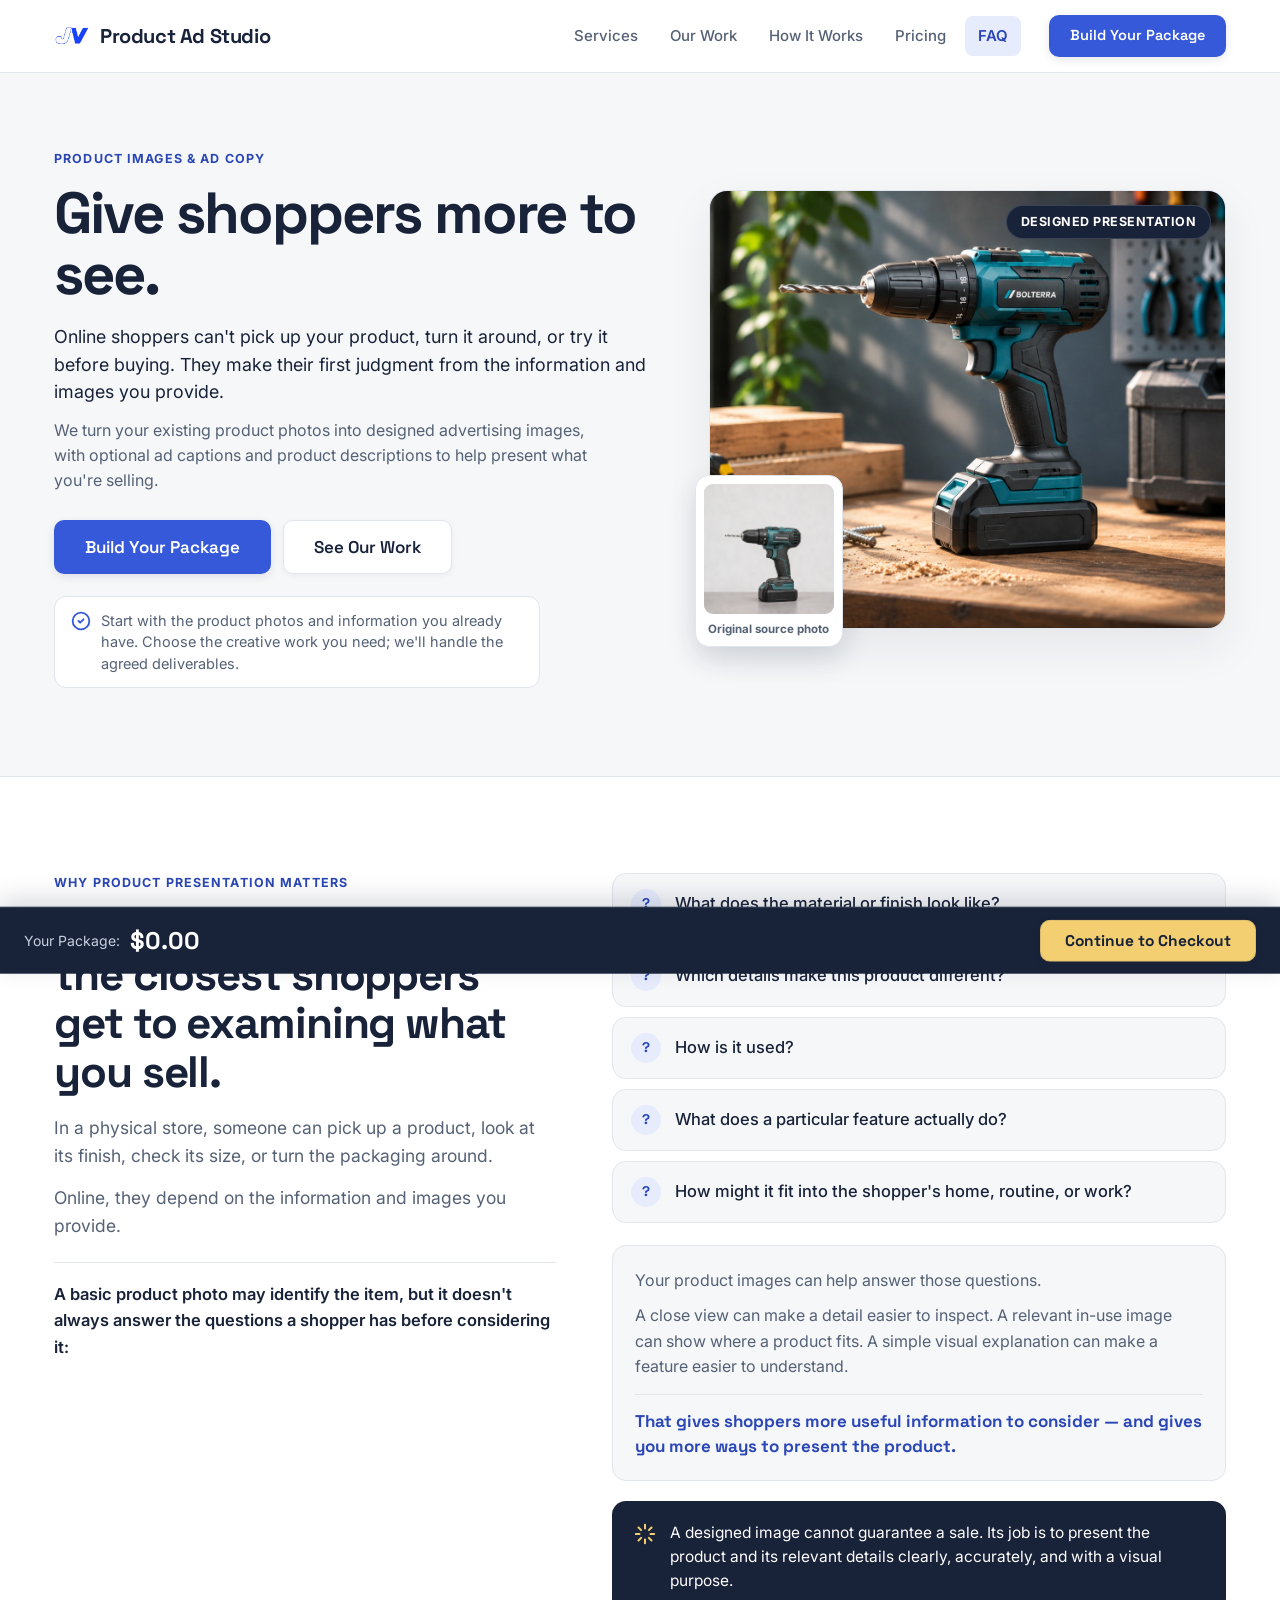
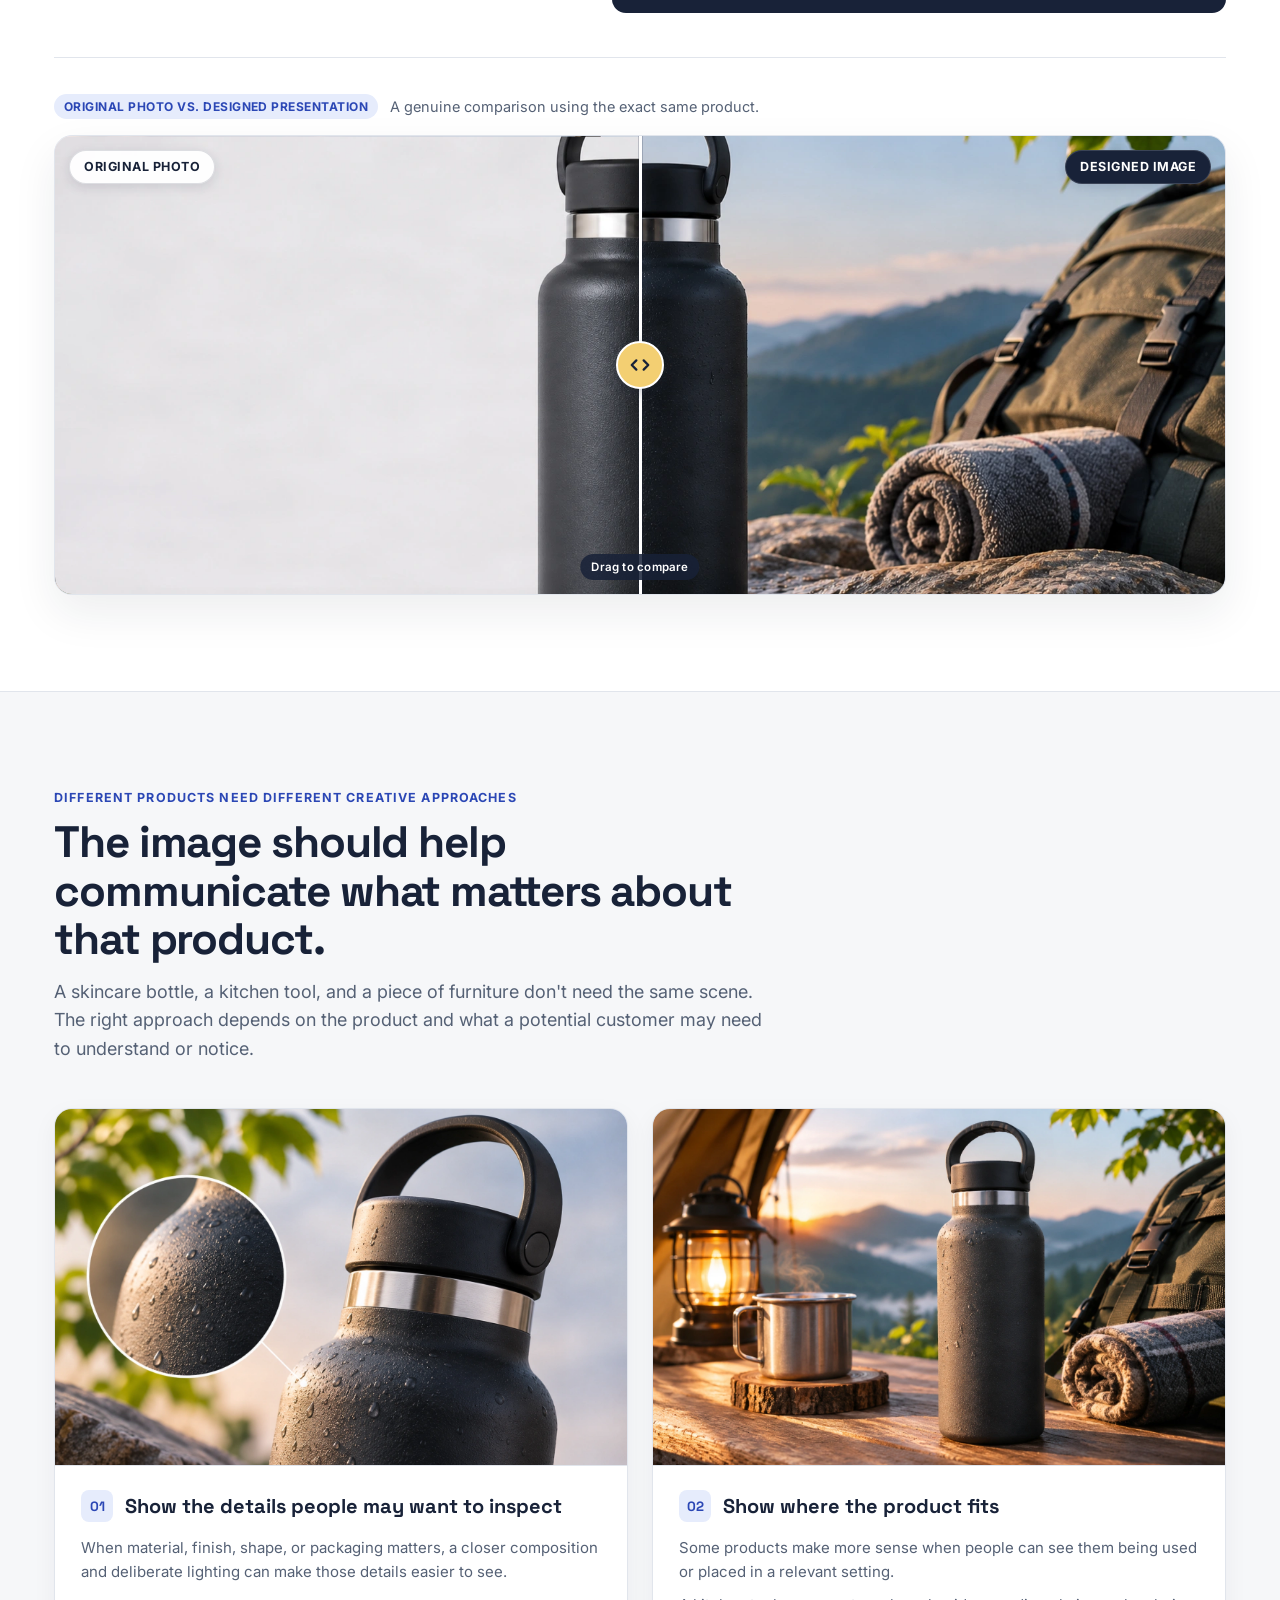
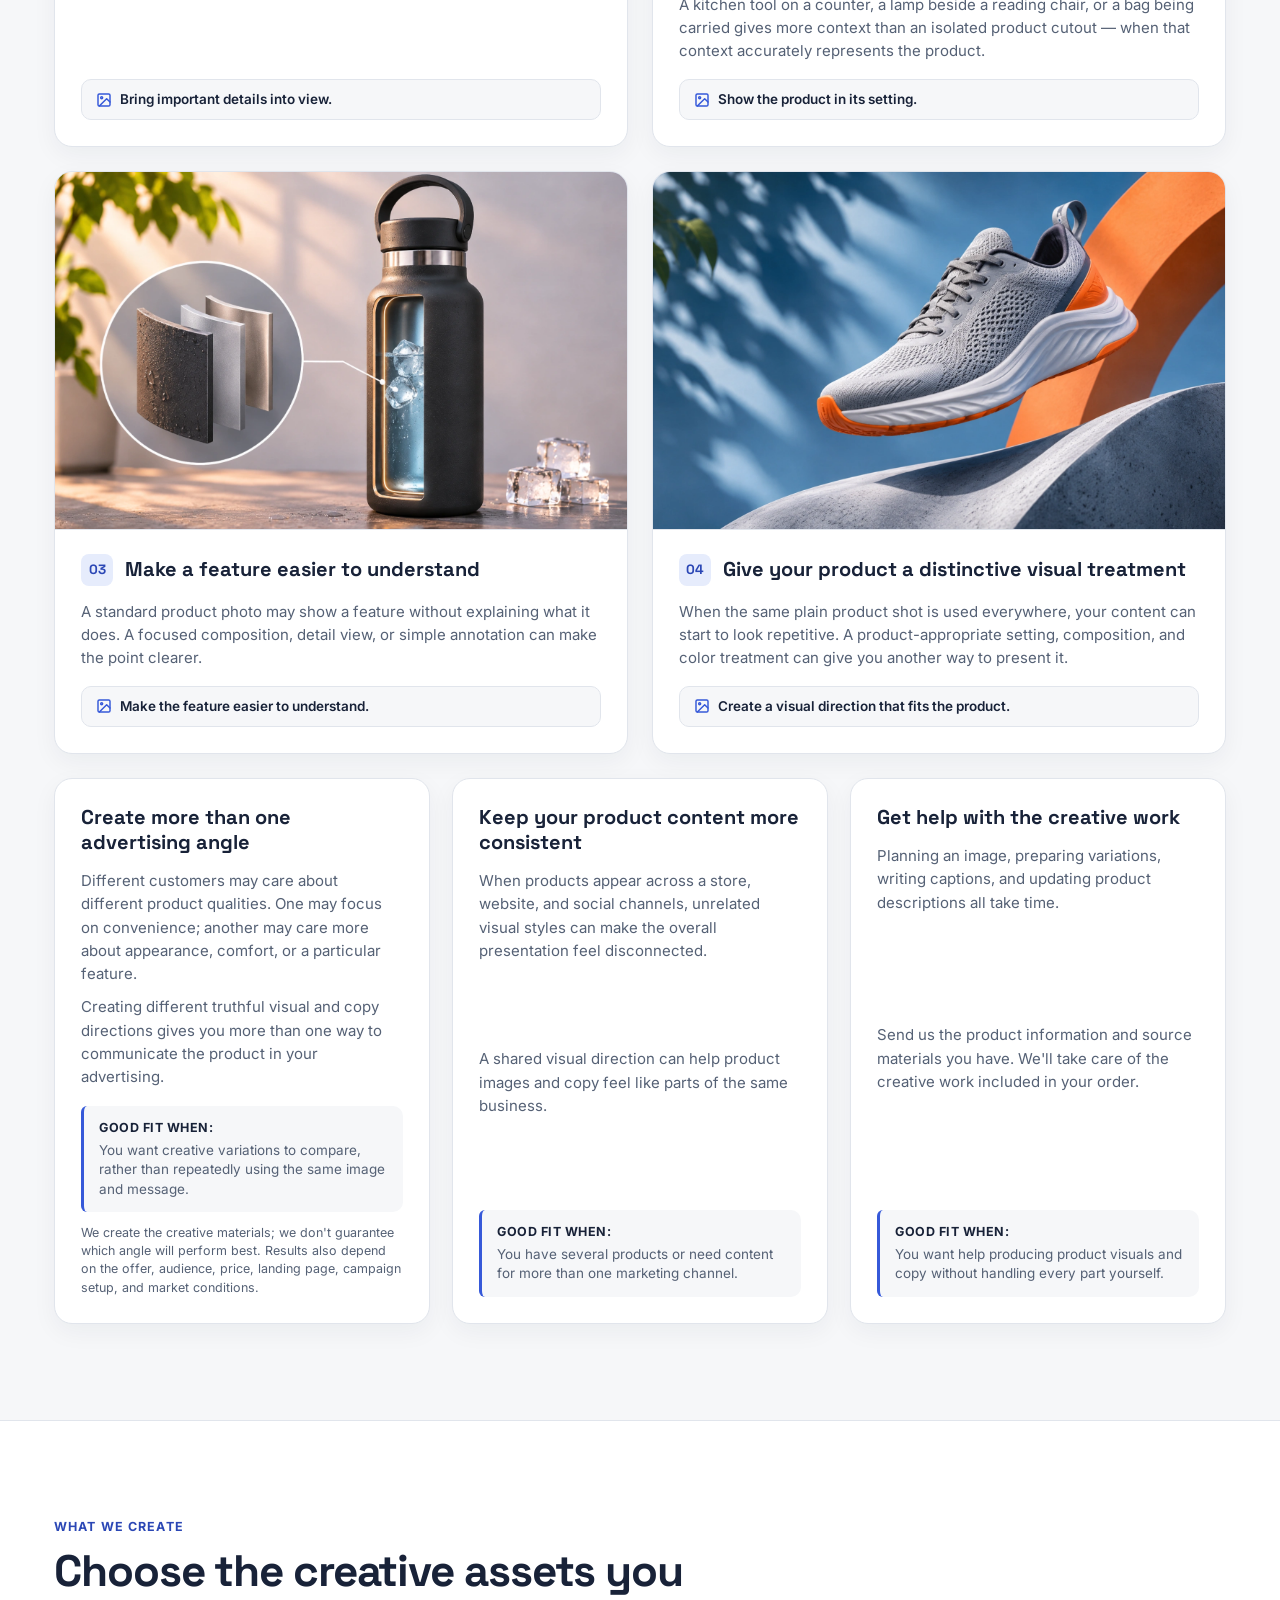
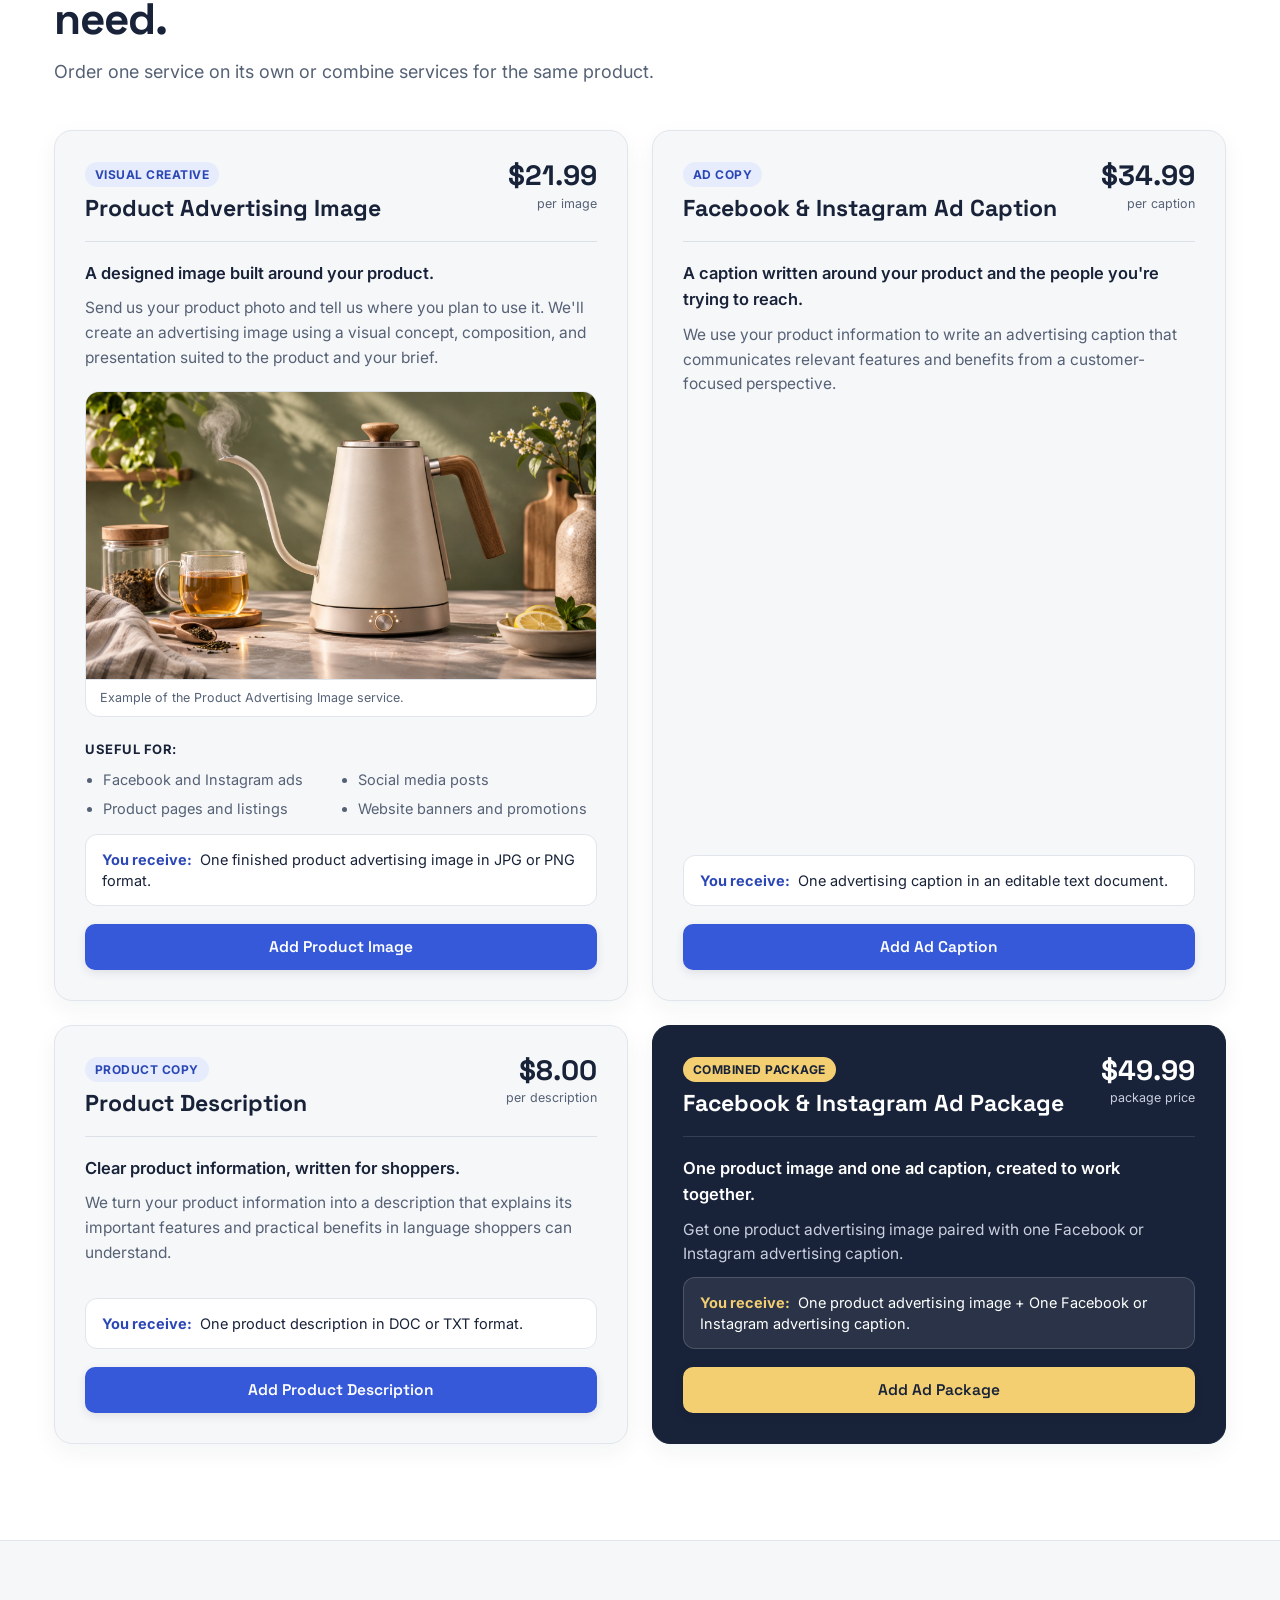
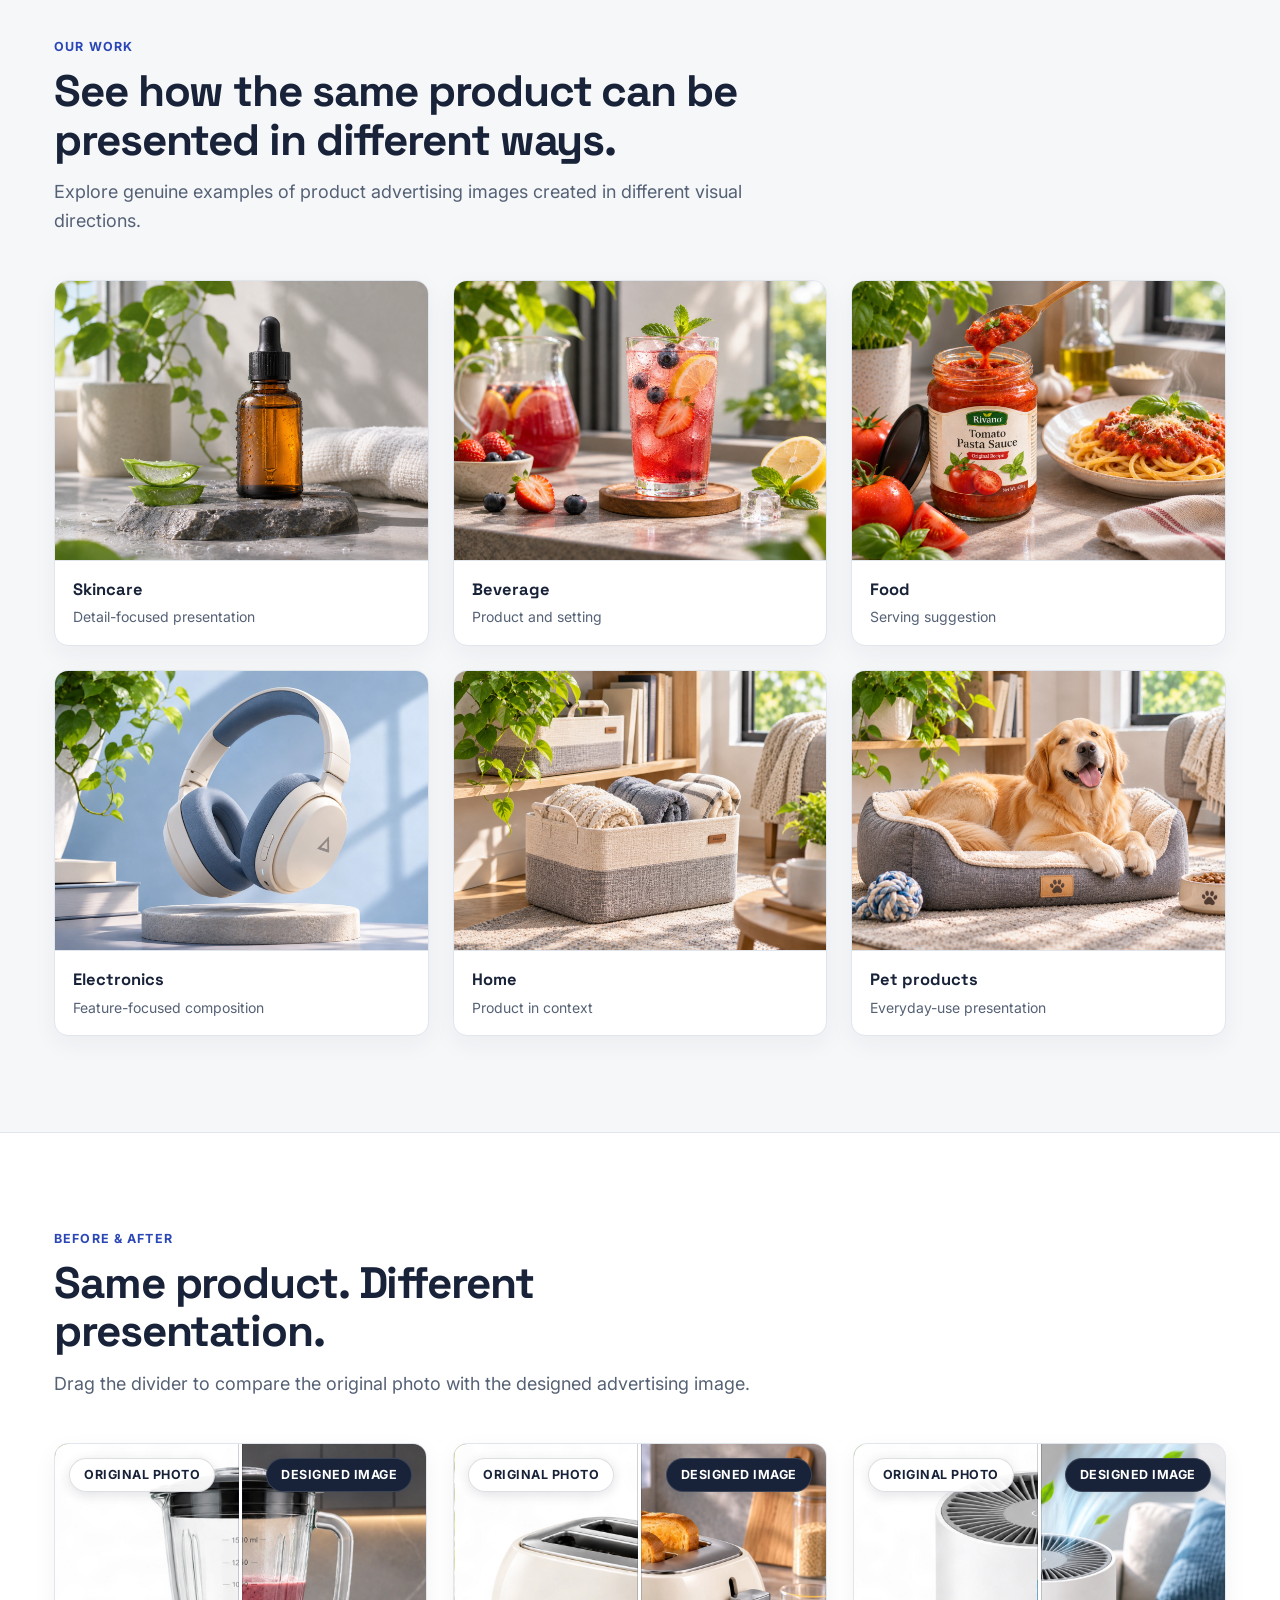
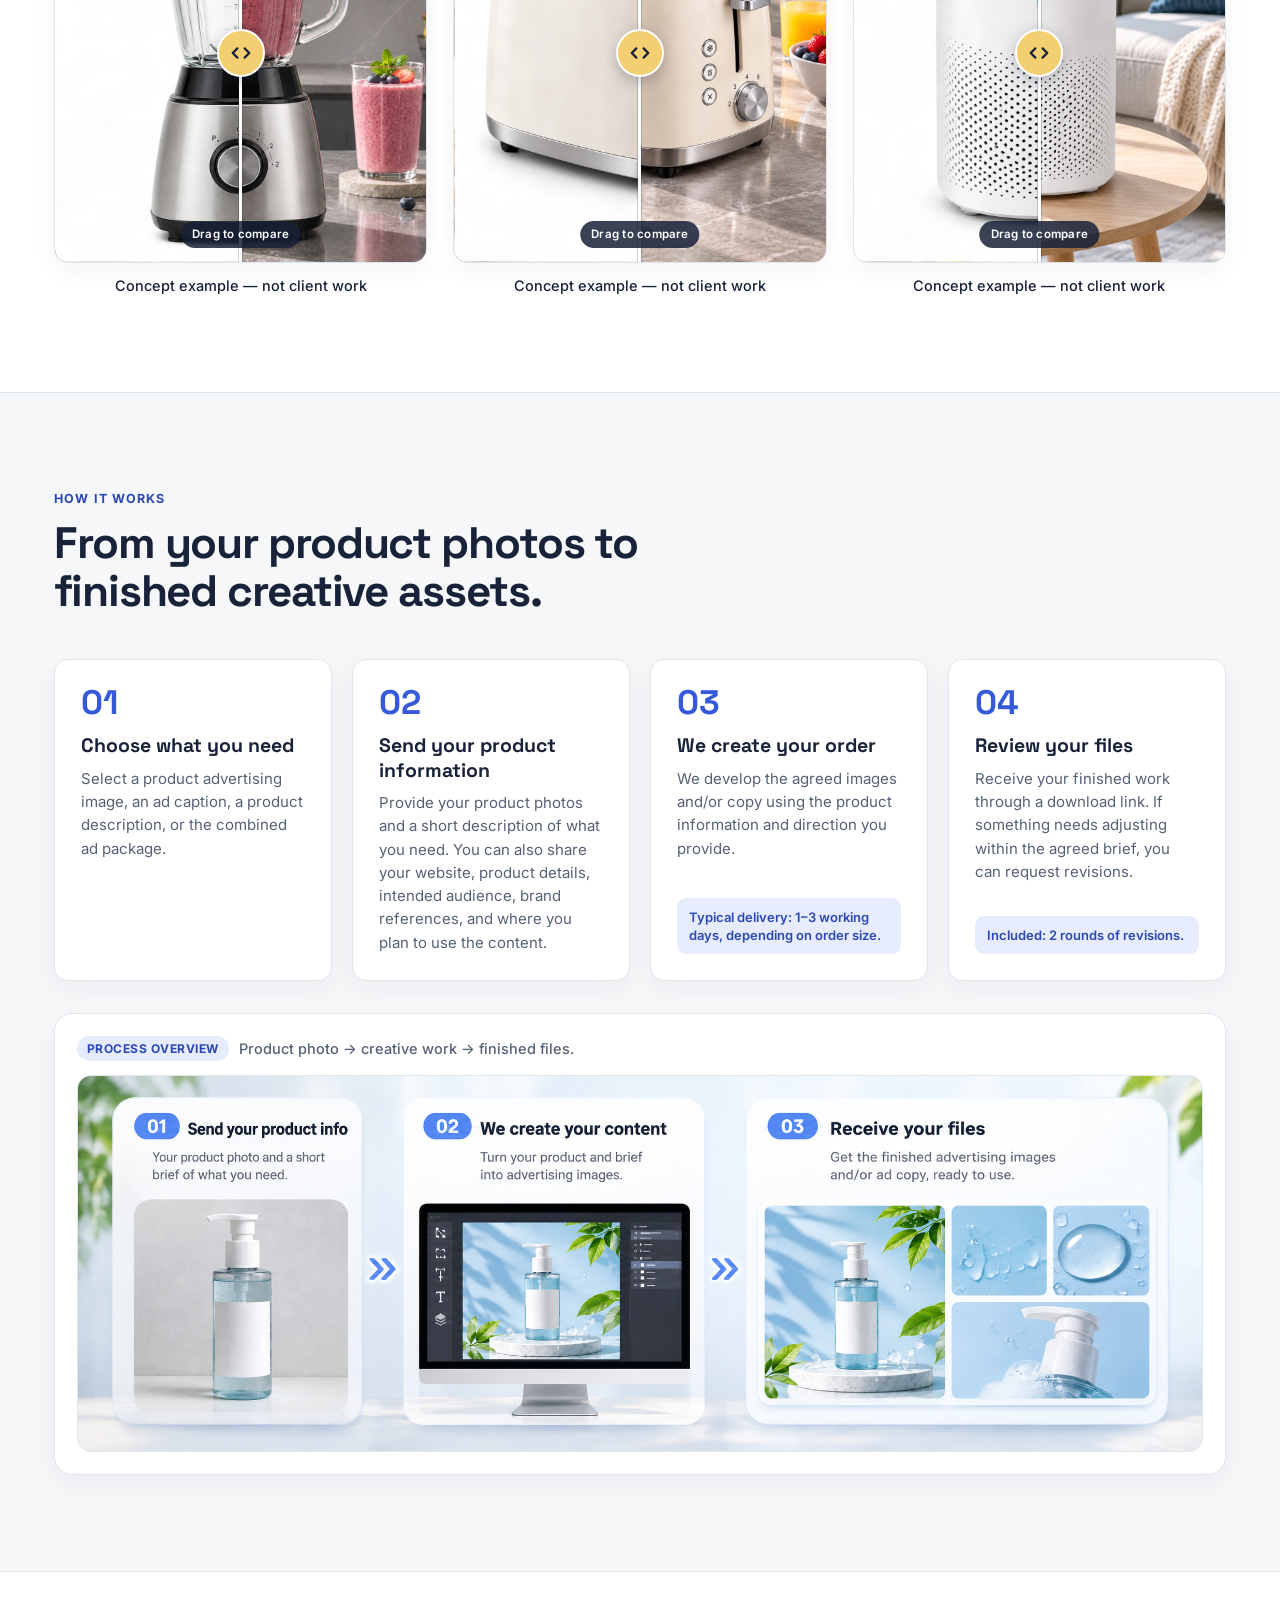
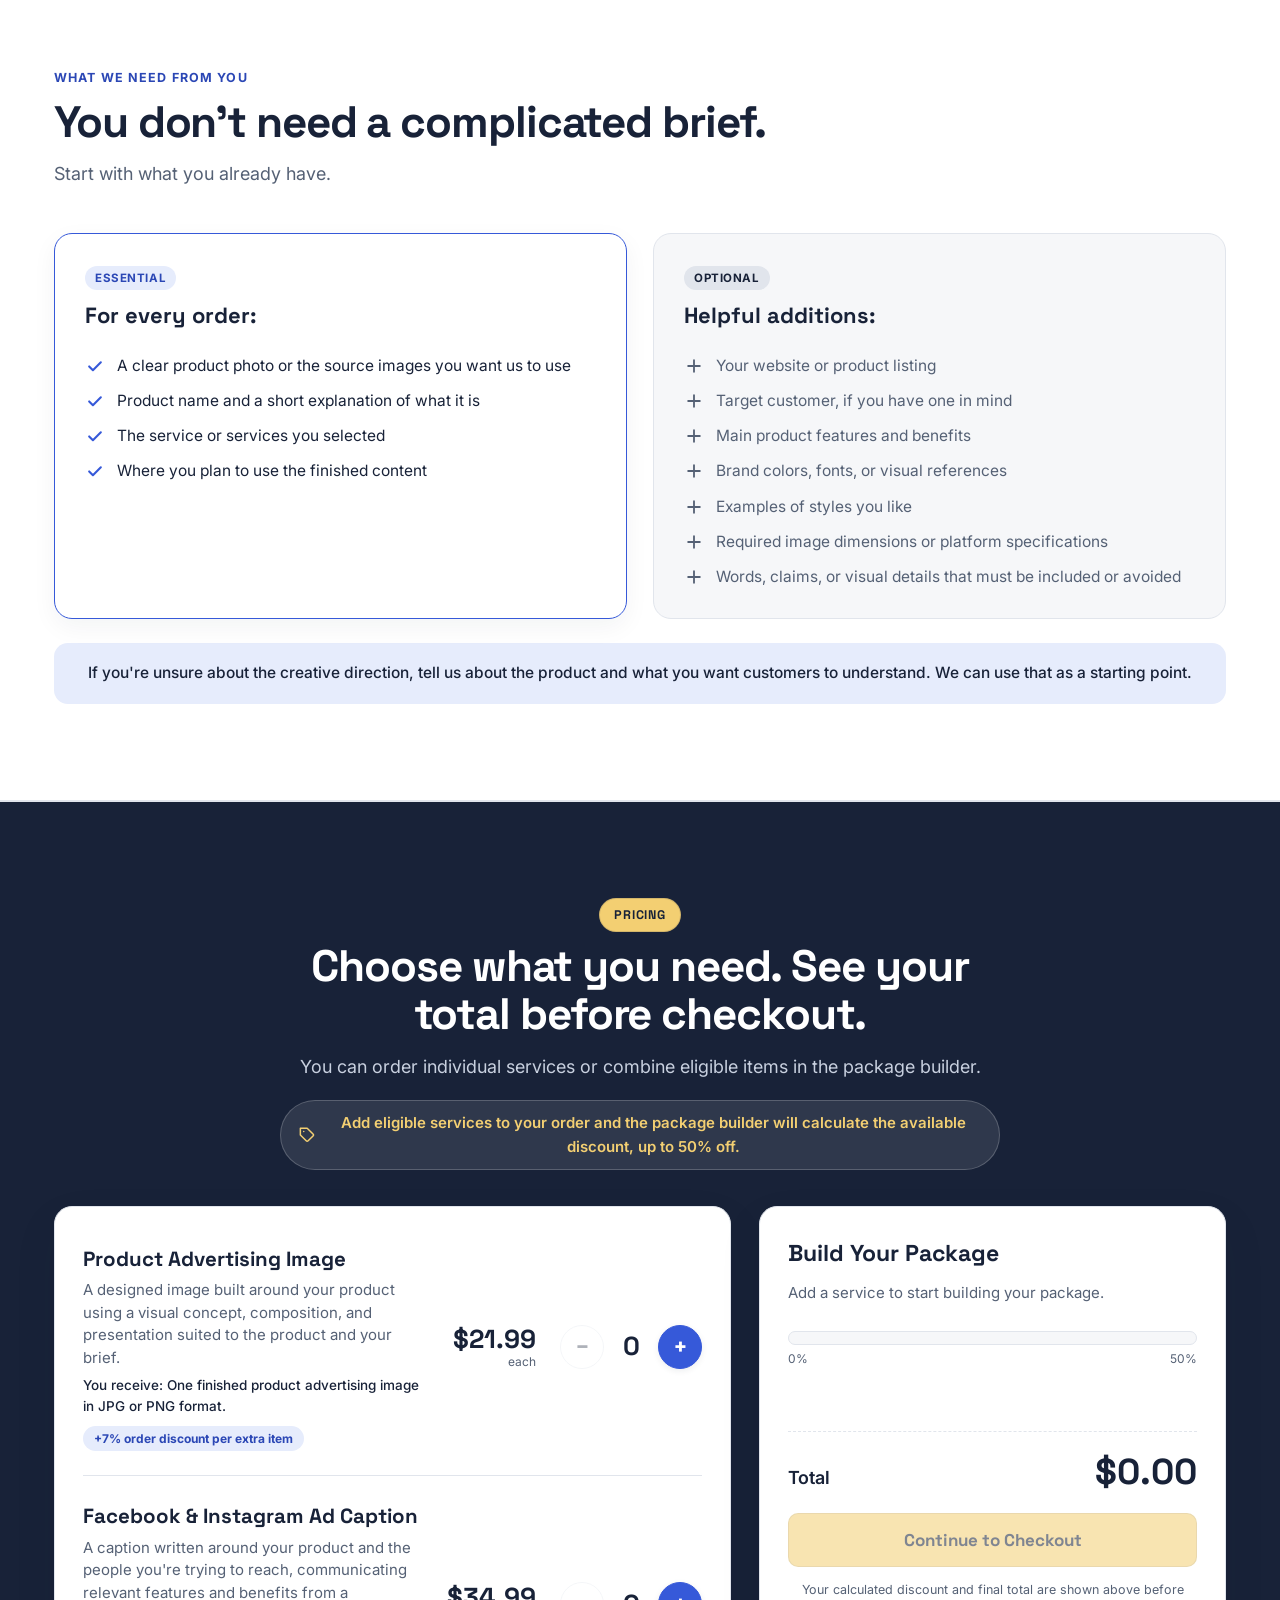
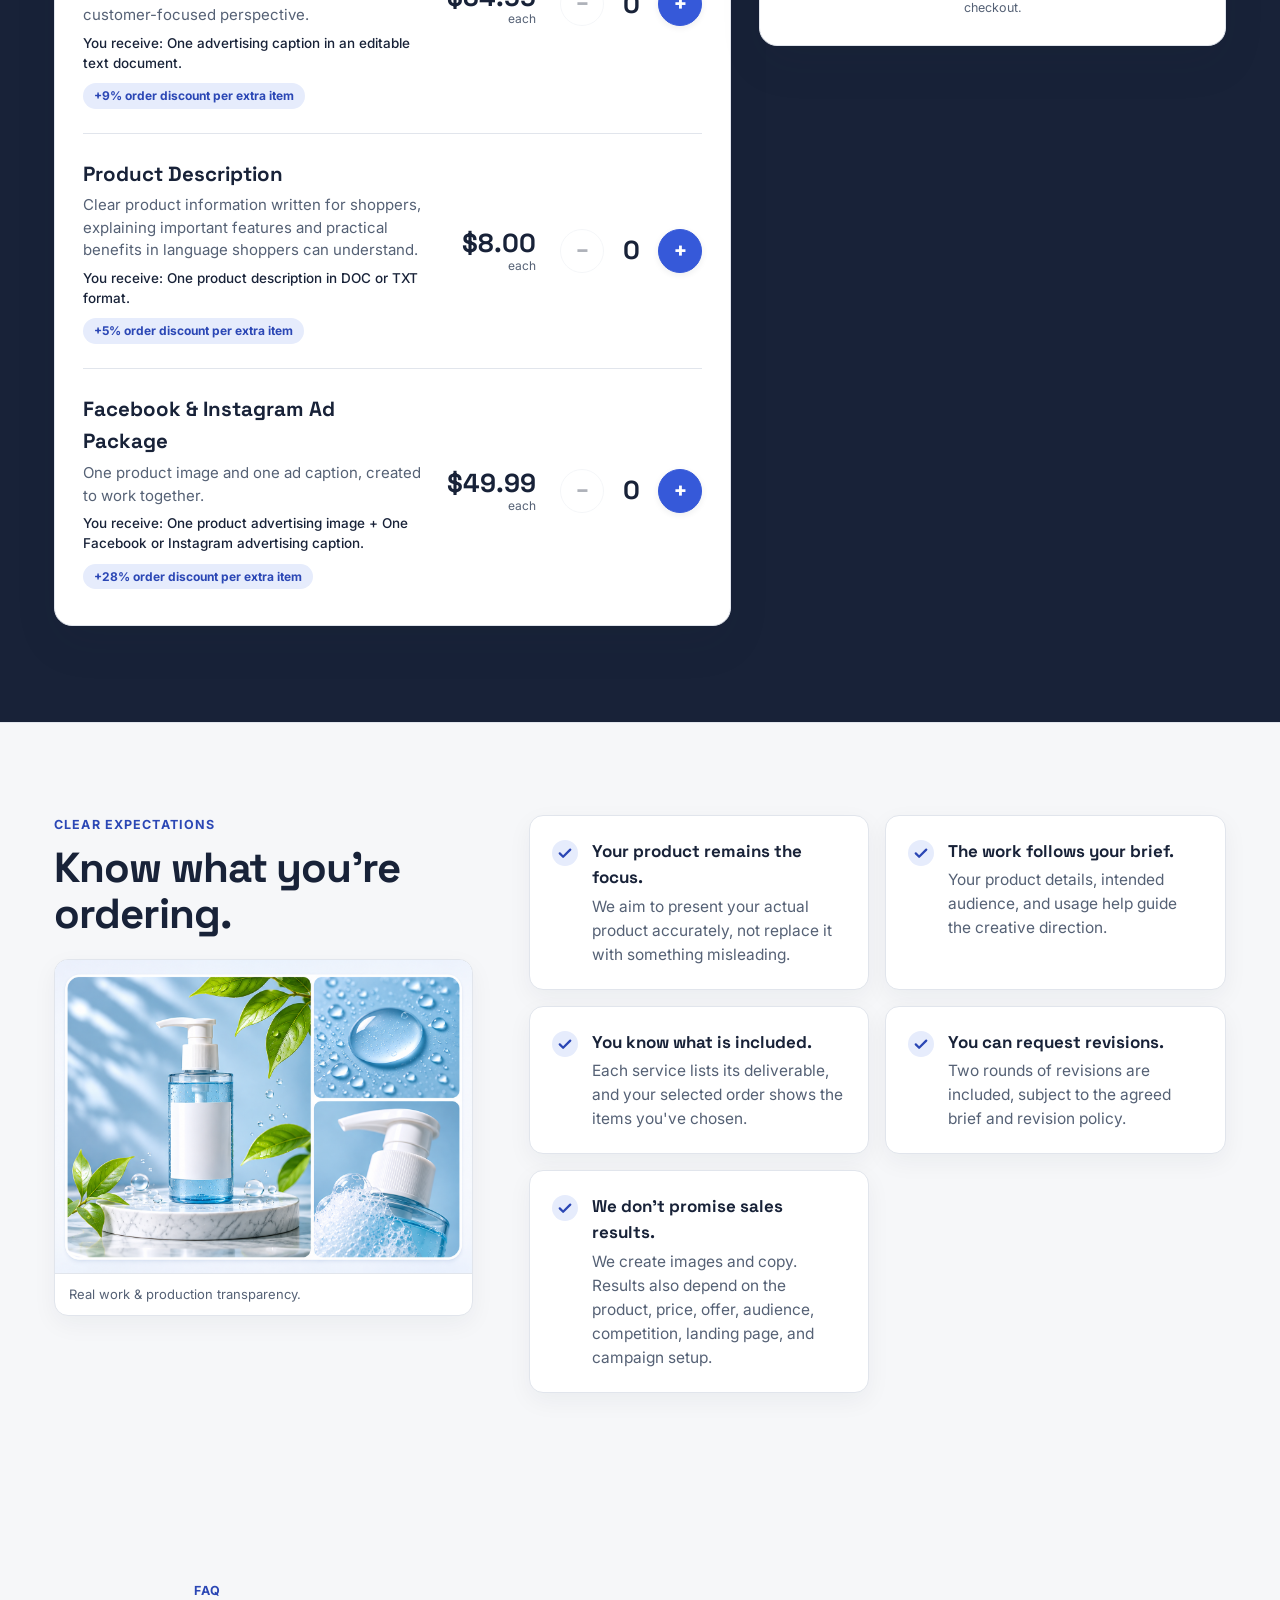
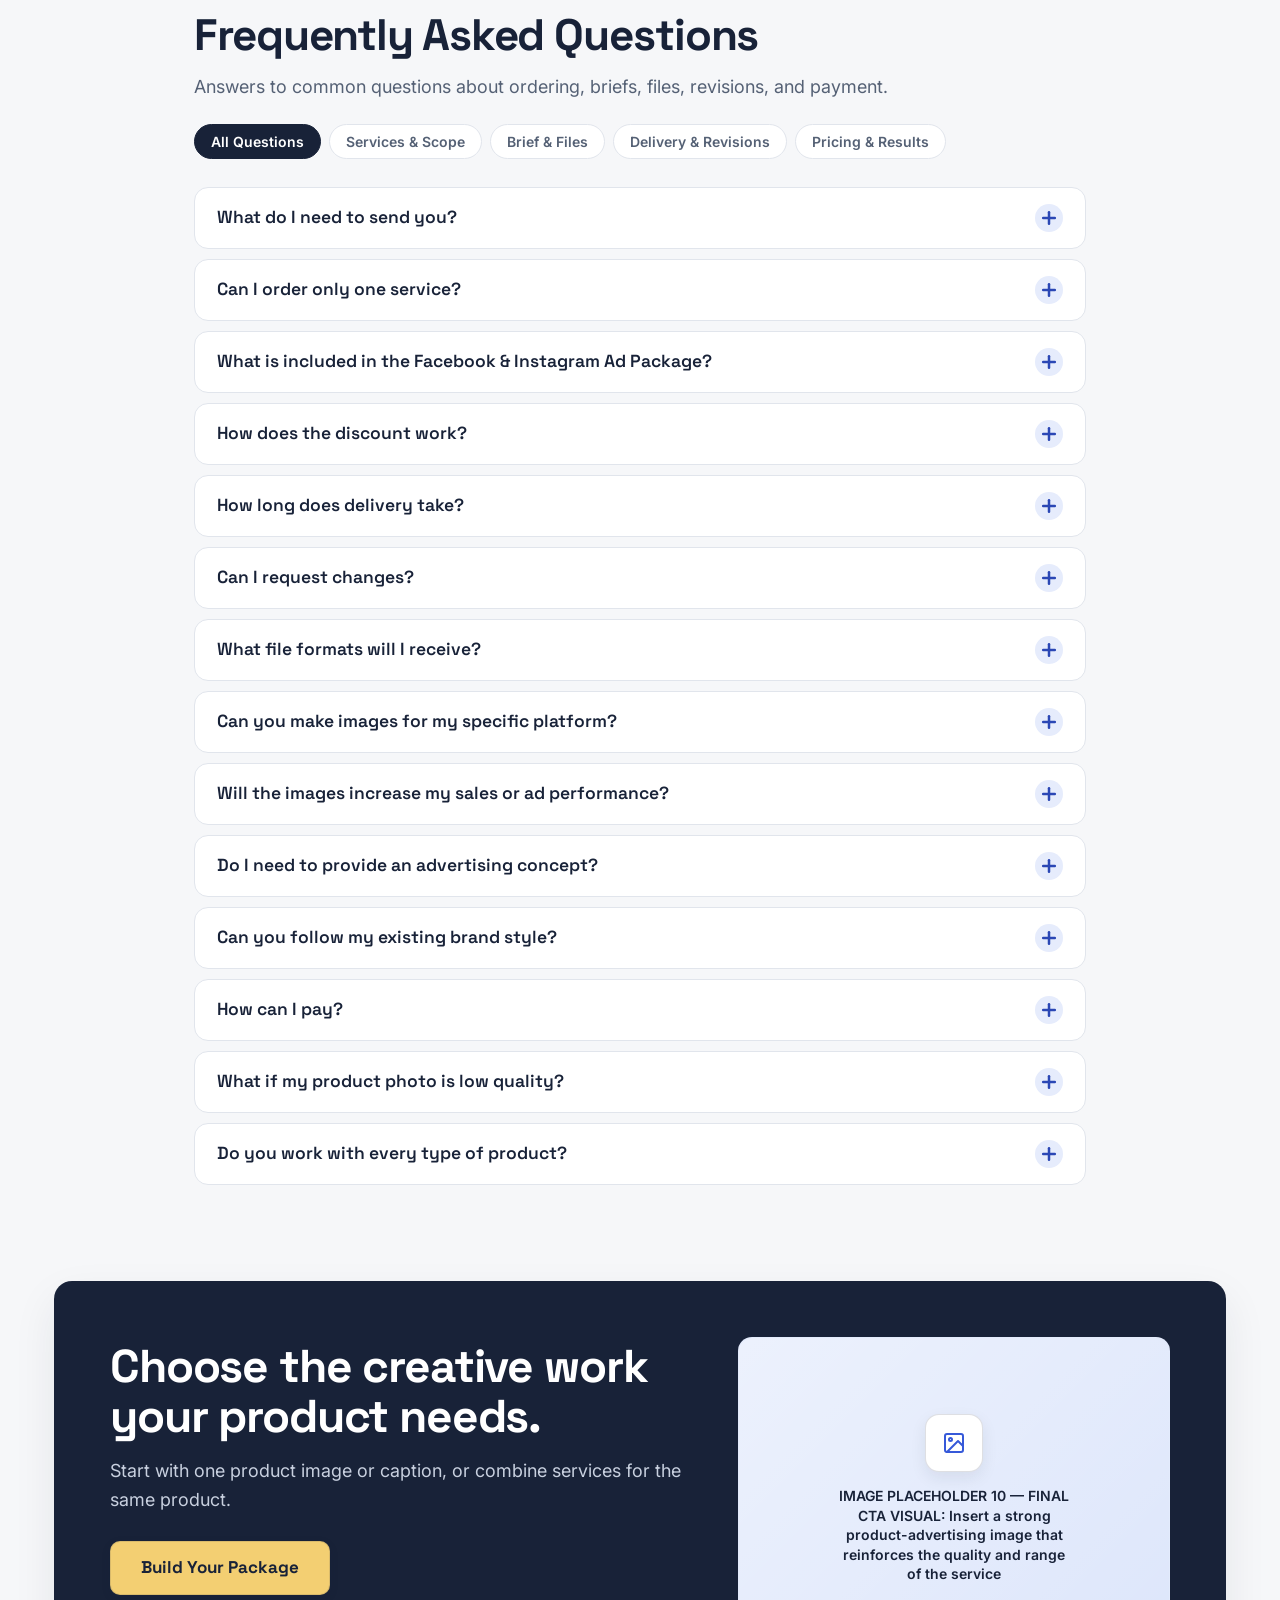
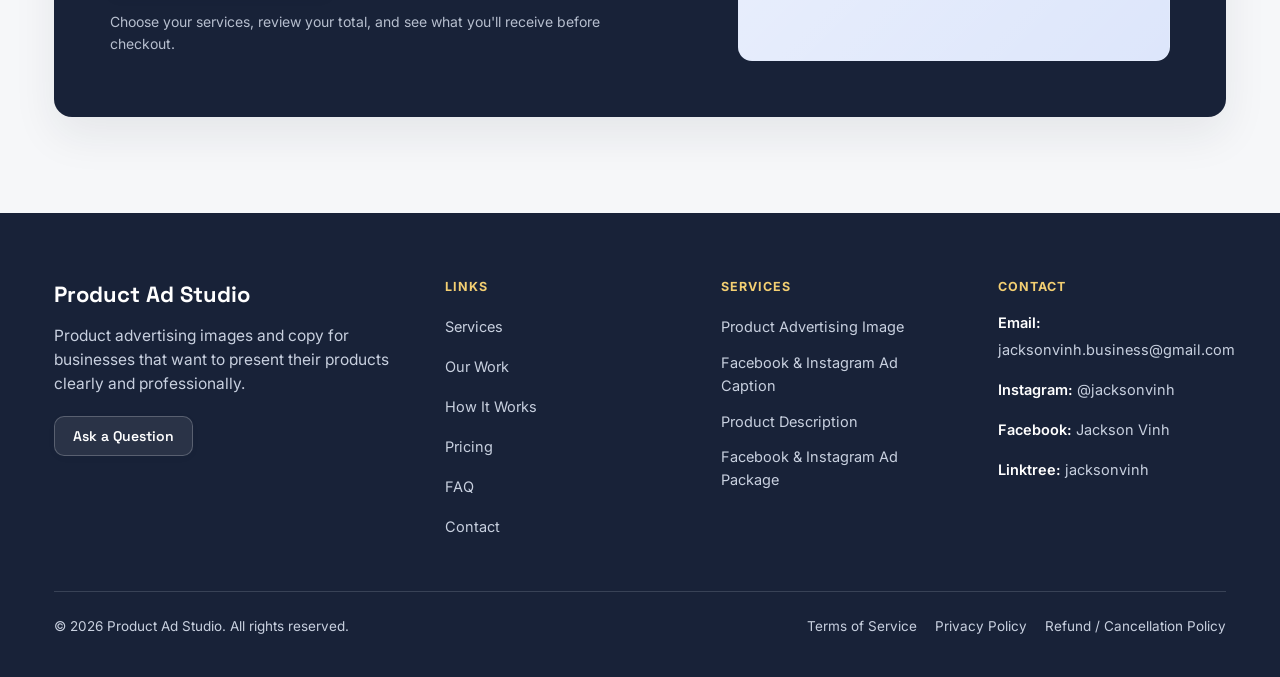
<file: index.html>
<!doctype html>
<html lang="en">
<head>
  <meta charset="utf-8">
  <meta name="viewport" content="width=device-width, initial-scale=1">
  <title>Product Ad Studio — Product Images &amp; Ad Copy</title>
  <meta name="description" content="We turn your existing product photos into designed advertising images and create copy to go with them.">
  <link rel="stylesheet" href="css/style.css">
  <!--
    This file holds the LAYOUT only. You normally do NOT need to edit it.
    All text, prices, images and colors live in content.json
    (or edit them visually: run start-editor, see README.txt).
  -->
</head>
<body>

<a class="skip-link" href="#top">Skip to main content</a>
<div class="load-error" id="load-error" role="alert" hidden></div>

<!-- 1. NAVIGATION -->
<header class="site-header" id="site-header">
  <div class="nav container" id="nav">
    <a class="brand" href="#top" aria-label="Product Ad Studio home">
      <span class="brand-logo-wrap" id="brand-logo-wrap"></span>
      <span class="brand-name" data-text="nav.brandName" data-fallback="Product Ad Studio"></span>
    </a>

    <button type="button" class="nav-toggle" id="nav-toggle" aria-expanded="false" aria-controls="nav-menu" aria-label="Toggle navigation menu">
      <span class="nav-toggle-bar"></span>
      <span class="nav-toggle-bar"></span>
      <span class="nav-toggle-bar"></span>
    </button>

    <div class="nav-menu" id="nav-menu">
      <nav class="nav-links" aria-label="Primary navigation" data-list="nav.links" data-add-label="nav link">
        <template data-default='{"label":"Section","href":"#top"}'>
          <a class="nav-link" data-text="label" data-href="href"></a>
        </template>
      </nav>
      <div class="nav-actions">
        <a class="btn btn-primary nav-cta" data-text="nav.ctaLabel" data-href="nav.ctaLink"></a>
      </div>
    </div>
  </div>
</header>

<main id="top">
  <div id="sections"></div>
</main>

<!-- 13. FOOTER -->
<footer class="footer" id="footer">
  <div class="container">
    <div class="footer-grid">
      <div class="footer-about">
        <div class="footer-brand" data-text="footer.brandName" data-fallback="Product Ad Studio"></div>
        <p data-text="footer.description"></p>
        <div class="footer-cta-wrap" data-show-if="footer.contactCtaLabel">
          <a class="btn btn-outline btn-sm footer-ask-btn" data-text="footer.contactCtaLabel" data-href="footer.contactCtaLink"></a>
        </div>
      </div>

      <div class="footer-col">
        <div class="footer-title" data-text="footer.navTitle" data-fallback="Links"></div>
        <div class="footer-links" data-list="footer.navLinks" data-add-label="footer link">
          <template data-default='{"label":"Link","href":"#top"}'>
            <a data-text="label" data-href="href"></a>
          </template>
        </div>
      </div>

      <div class="footer-col" data-show-if="$services">
        <div class="footer-title" data-text="footer.servicesTitle" data-fallback="Services"></div>
        <div class="footer-links" data-list="$services" data-readonly>
          <template><a href="#pricing" data-text="name"></a></template>
        </div>
      </div>

      <div class="footer-col" id="contact">
        <div class="footer-title" data-text="footer.contactTitle" data-fallback="Contact"></div>
        <div class="footer-links" data-list="footer.contacts" data-add-label="contact">
          <template data-default='{"label":"Label","value":"Value","link":""}'>
            <div><span class="lbl" data-text="label"></span><a data-text="value" data-href="link"></a></div>
          </template>
        </div>
      </div>
    </div>

    <div class="footer-bottom">
      <div class="footer-copy" data-text="footer.copyright"></div>
      <div class="footer-policies" data-list="footer.policies" data-add-label="policy link">
        <template data-default='{"label":"Policy","href":"#"}'>
          <a class="footer-policy-link" data-text="label" data-href="href"></a>
        </template>
      </div>
    </div>
  </div>
</footer>

<!-- Sticky "your total" bar (appears while the builder is off-screen) -->
<div class="sticky-bar" id="sticky-bar" aria-live="polite">
  <div class="sticky-info">
    <span class="sticky-label">Your Package:</span>
    <span class="sticky-total" id="sticky-total"></span>
    <span class="sticker sticker--small" id="sticky-save" hidden></span>
  </div>
  <a class="btn btn-pop" id="sticky-btn" href="#pricing"></a>
</div>
<canvas id="confetti" aria-hidden="true"></canvas>


<!-- ======================================================================
     SECTION TEMPLATES  (one per section "type" used in content.json)
     ====================================================================== -->

<!-- 2. HERO (Split layout with copy + CTAs + reassurance on left, IMAGE PLACEHOLDER 01 on right) -->
<template id="sec-headline">
  <section class="hero-section container">
    <div class="hero-grid">
      <div class="hero-copy">
        <div class="eyebrow headline-eyebrow" data-text="eyebrow" data-ph="Small label"></div>
        <h1 data-text="title" data-ph="Main headline"></h1>
        <p class="hero-lead" data-text="subtitle" data-ph="Sub-headline"></p>
        <p class="hero-lead hero-lead--secondary" data-show-if="subtitle2" data-text="subtitle2" data-ph="Second sub-headline"></p>
        <div class="hero-actions">
          <a class="btn btn-primary btn-lg" data-text="buttonLabel" data-href="buttonLink" data-ph="Primary CTA"></a>
          <a class="btn btn-outline btn-lg" data-show-if="secondaryButtonLabel" data-text="secondaryButtonLabel" data-href="secondaryButtonLink" data-ph="Secondary CTA"></a>
        </div>
        <div class="hero-reassurance" data-show-if="reassurance">
          <svg width="20" height="20" viewBox="0 0 24 24" fill="none" stroke="currentColor" stroke-width="2.2" stroke-linecap="round" stroke-linejoin="round" aria-hidden="true"><circle cx="12" cy="12" r="10"/><path d="M9 12l2 2 4-4"/></svg>
          <span data-text="reassurance" data-ph="Short reassurance line"></span>
        </div>
      </div>

      <div class="hero-visual">
        <!-- Supports single Hero Visual (IMAGE PLACEHOLDER 01) with optional source photo inset -->
        <div class="hero-showcase" data-show-if="heroImage">
          <div class="hero-main-media">
            <div data-img="heroImage"></div>
            <span class="chip chip--dark hero-media-chip" data-show-if="heroImage.badge" data-text="heroImage.badge"></span>
          </div>
          <div class="hero-inset-card" data-show-if="insetImage">
            <div class="hero-inset-media">
              <div data-img="insetImage"></div>
            </div>
            <span class="hero-inset-label" data-text="insetImage.label" data-fallback="Source photo"></span>
          </div>
        </div>
        <!-- Also supports compare slider if configured -->
        <div class="hero-frame" data-show-if="compare">
          <div class="compare" data-compare="compare"></div>
        </div>
        <div class="hero-visual-caption" data-show-if="visualCaption">
          <span class="badge-pill" data-text="visualBadge" data-fallback="Placeholder 01"></span>
          <span data-text="visualCaption" data-ph="Visual note"></span>
        </div>
      </div>
    </div>
  </section>
</template>

<template id="sec-hero">
  <section class="hero container">
    <div class="hero-frame">
      <div class="compare" data-compare="."></div>
      <div class="sticker sticker--drag" data-text="sticker" data-ph="Sticker text"></div>
    </div>
  </section>
</template>

<!-- 3. WHY PRODUCT PRESENTATION MATTERS (+ IMAGE PLACEHOLDER 02: Original Photo vs Designed Presentation) -->
<template id="sec-problem">
  <section class="band band--surface problem-section">
    <div class="container">
      <div class="problem-grid">
        <div class="problem-intro">
          <div class="eyebrow" data-text="eyebrow" data-ph="Eyebrow"></div>
          <h2 class="section-title" data-text="title" data-ph="Section title"></h2>
          <div class="problem-prose" data-list="paragraphs" data-add-label="paragraph">
            <template data-default='"New paragraph."'>
              <p data-text="."></p>
            </template>
          </div>
          <p class="problem-list-lead" data-show-if="listLead" data-text="listLead" data-ph="List lead"></p>
        </div>

        <div class="problem-points-wrap">
          <!-- Shopper questions list (v2.1) -->
          <div class="problem-questions" data-show-if="questions" data-list="questions" data-add-label="shopper question">
            <template data-default='"What does the material or finish look like?"'>
              <div class="problem-question-item">
                <span class="problem-q-mark" aria-hidden="true">?</span>
                <span class="problem-q-text" data-text="." data-ph="Shopper question"></span>
              </div>
            </template>
          </div>

          <!-- Follow-up resolution paragraphs (v2.1) -->
          <div class="problem-resolution" data-show-if="afterParagraphs">
            <div class="problem-after-prose" data-list="afterParagraphs" data-add-label="paragraph">
              <template data-default='"Follow-up paragraph."'>
                <p data-text="."></p>
              </template>
            </div>
            <p class="problem-highlight-line" data-show-if="highlightLine" data-text="highlightLine" data-ph="Highlight takeaway"></p>
          </div>

          <div class="reframe-callout" data-show-if="closingNote">
            <div class="reframe-callout-icon" aria-hidden="true">
              <svg width="22" height="22" viewBox="0 0 24 24" fill="none" stroke="currentColor" stroke-width="2.2" stroke-linecap="round" stroke-linejoin="round"><path d="M12 2v4M12 18v4M4.93 4.93l2.83 2.83M16.24 16.24l2.83 2.83M2 12h4M18 12h4M4.93 19.07l2.83-2.83M16.24 7.76l2.83-2.83"/></svg>
            </div>
            <p data-text="closingNote" data-ph="Closing note"></p>
          </div>
        </div>
      </div>

      <!-- IMAGE PLACEHOLDER 02 — ORIGINAL PHOTO VS DESIGNED PRESENTATION -->
      <div class="problem-compare-block" data-show-if="compare">
        <div class="problem-compare-head">
          <span class="badge-pill" data-show-if="compareBadge" data-text="compareBadge"></span>
          <span class="problem-compare-note" data-show-if="compareNote" data-text="compareNote"></span>
        </div>
        <div class="compare problem-compare-slider" data-compare="compare"></div>
      </div>
    </div>
  </section>
</template>

<!-- 4. DIFFERENT PRODUCTS NEED DIFFERENT CREATIVE APPROACHES (4 visual cards + 3 strategic cards) -->
<template id="sec-directions">
  <section class="band directions-section">
    <div class="container">
      <div class="section-head">
        <div class="eyebrow" data-text="eyebrow" data-ph="Eyebrow"></div>
        <h2 class="section-title" data-text="title" data-ph="Title"></h2>
        <p class="section-intro" data-text="intro" data-ph="Intro"></p>
        <p class="section-intro section-intro--sub" data-show-if="intro2" data-text="intro2" data-ph="Secondary intro"></p>
      </div>

      <div class="directions-grid directions-grid--visual" data-list="items" data-ph-cycle data-add-label="visual approach">
        <template data-default='{"title":"Visual approach","text":"Describe this presentation approach.","text2":"","image":{"image":"","alt":"","placeholder":"Image placeholder"},"caption":"Caption text"}'>
          <article class="direction-card direction-card--visual">
            <div class="direction-media-slot" data-show-if="image">
              <div data-img="image"></div>
            </div>
            <div class="direction-card-content">
              <div class="direction-card-top">
                <span class="direction-index" data-index></span>
                <h3 data-text="title" data-ph="Direction title"></h3>
              </div>
              <p class="direction-text" data-text="text" data-ph="Description"></p>
              <p class="direction-text direction-text--more" data-show-if="text2" data-text="text2" data-ph="Second paragraph"></p>
              <div class="direction-caption-bar" data-show-if="caption">
                <svg width="16" height="16" viewBox="0 0 24 24" fill="none" stroke="currentColor" stroke-width="2.2" stroke-linecap="round" stroke-linejoin="round" aria-hidden="true"><rect x="3" y="3" width="18" height="18" rx="2"/><circle cx="8.5" cy="8.5" r="1.5"/><path d="M21 15l-5-5L5 21"/></svg>
                <span data-text="caption" data-ph="Image caption"></span>
              </div>
            </div>
          </article>
        </template>
      </div>

      <!-- 3 Additional Strategic Creative Approaches (v2.1) -->
      <div class="directions-grid directions-grid--secondary" data-show-if="subItems" data-list="subItems" data-add-label="creative reason">
        <template data-default='{"title":"Creative approach","text":"First paragraph.","text2":"","fitLabel":"Good fit when:","fit":"When this fits best.","note":""}'>
          <article class="direction-card">
            <div class="direction-card-top">
              <h3 data-text="title" data-ph="Title"></h3>
            </div>
            <p class="direction-text" data-text="text" data-ph="First paragraph"></p>
            <p class="direction-text direction-text--more" data-show-if="text2" data-text="text2" data-ph="Second paragraph"></p>
            <div class="direction-fit" data-show-if="fit">
              <strong data-text="fitLabel" data-fallback="Good fit when:"></strong>
              <span data-text="fit" data-ph="Good fit criteria"></span>
            </div>
            <p class="direction-note" data-show-if="note" data-text="note" data-ph="Note"></p>
          </article>
        </template>
      </div>
    </div>
  </section>
</template>

<!-- 5. WHAT WE CREATE (Service Deliverable Cards + IMAGE PLACEHOLDER 07 on Product Image service) -->
<template id="sec-services-overview">
  <section class="band band--surface services-overview-section">
    <div class="container">
      <div class="section-head">
        <div class="eyebrow" data-text="eyebrow" data-ph="Eyebrow"></div>
        <h2 class="section-title" data-text="title" data-ph="Title"></h2>
        <p class="section-intro" data-show-if="intro" data-text="intro" data-ph="Intro"></p>
      </div>

      <div class="deliverables-grid" data-list="items" data-add-label="service card">
        <template data-default='{"serviceId":"image","badge":"","title":"Service Name","price":"$21.99","unit":"per image","lead":"Short summary.","text":"Full explanation.","usefulTitle":"","usefulItems":[],"receiveLabel":"You receive:","receive":"Deliverable details.","ctaLabel":"Add Service"}'>
          <article class="deliverable-card" data-attr="data-featured:featured">
            <div class="deliverable-head">
              <div>
                <span class="deliverable-badge" data-show-if="badge" data-text="badge"></span>
                <h3 data-text="title" data-ph="Service title"></h3>
              </div>
              <div class="deliverable-price-box">
                <span class="deliverable-price" data-text="price" data-ph="$0.00"></span>
                <span class="deliverable-unit" data-show-if="unit" data-text="unit" data-ph="per unit"></span>
              </div>
            </div>

            <p class="deliverable-lead" data-text="lead" data-ph="Lead sentence"></p>
            <p class="deliverable-desc" data-text="text" data-ph="Description"></p>
            <p class="deliverable-desc" data-show-if="text2" data-text="text2" data-ph="Additional description"></p>

            <!-- Optional service sample image (IMAGE PLACEHOLDER 07) -->
            <div class="deliverable-sample" data-show-if="sampleImage">
              <div class="deliverable-sample-media">
                <div data-img="sampleImage"></div>
              </div>
              <div class="deliverable-sample-note" data-show-if="sampleNote" data-text="sampleNote"></div>
            </div>

            <div class="deliverable-useful" data-show-if="usefulItems">
              <div class="deliverable-subhead" data-text="usefulTitle" data-fallback="Useful for:"></div>
              <ul class="deliverable-list" data-list="usefulItems" data-add-label="use case">
                <template data-default='"New use case"'>
                  <li data-text="."></li>
                </template>
              </ul>
            </div>

            <div class="deliverable-receive">
              <strong data-text="receiveLabel" data-fallback="You receive:"></strong>
              <span data-text="receive" data-ph="What the customer receives"></span>
            </div>

            <div class="deliverable-footer">
              <button type="button" class="btn btn-primary deliverable-cta" data-attr="data-quick-add:serviceId" data-text="ctaLabel" data-ph="Button label"></button>
            </div>
          </article>
        </template>
      </div>
    </div>
  </section>
</template>

<!-- 6A. OUR WORK — MAIN GALLERY (PORTFOLIO PLACEHOLDER 01) -->
<template id="sec-gallery">
  <div class="band gallery-section" data-requires="items">
    <div class="container">
      <div class="section-head">
        <div class="eyebrow" data-text="eyebrow" data-ph="Small label"></div>
        <h2 class="section-title" data-text="title" data-ph="Title"></h2>
        <p class="section-intro" data-text="intro" data-ph="Short intro"></p>
        <p class="portfolio-note" data-show-if="note" data-text="note"></p>
      </div>
      <div class="portfolio-grid" data-list="items" data-ph-cycle data-add-label="portfolio item">
        <template data-default='{"image":"","category":"Category","caption":"Presentation approach","alt":"","placeholder":"Portfolio image placeholder"}'>
          <figure class="portfolio-tile">
            <div class="portfolio-media-wrap">
              <div data-img="."></div>
            </div>
            <figcaption class="portfolio-caption">
              <strong data-show-if="category" data-text="category" data-ph="Category"></strong>
              <span data-text="caption" data-ph="Caption"></span>
            </figcaption>
          </figure>
        </template>
      </div>
    </div>
  </div>
</template>

<!-- 6B. OUR WORK — BEFORE / AFTER SLIDER (PORTFOLIO PLACEHOLDER 02) -->
<template id="sec-transformations">
  <div class="band band--portfolio" data-requires="items">
    <div class="container">
      <div class="section-head">
        <div class="eyebrow" data-show-if="eyebrow" data-text="eyebrow" data-ph="Small label"></div>
        <h2 class="section-title" data-text="title" data-ph="Title"></h2>
        <p class="section-intro" data-show-if="subtitle" data-text="subtitle" data-ph="Short intro"></p>
      </div>
      <div class="transforms" data-list="items" data-layout="center" data-min="280" data-max="3" data-ph-cycle data-add-label="slider">
        <template data-default='{"before":{"image":"","alt":"Original photo","placeholder":"Original photo"},"after":{"image":"","alt":"Designed image","placeholder":"Designed image"},"caption":"Concept example — not client work","beforeLabel":"Original photo","afterLabel":"Designed image","handleLabel":"Drag to compare"}'>
          <figure class="trans">
            <div class="compare compare--tall" data-compare="."></div>
            <figcaption data-text="caption" data-ph="Caption"></figcaption>
          </figure>
        </template>
      </div>
    </div>
  </div>
</template>

<!-- 7. HOW IT WORKS (+ IMAGE PLACEHOLDER 08 — PROCESS VISUAL) -->
<template id="sec-steps">
  <div class="band steps-section" data-requires="items">
    <div class="container">
      <div class="section-head">
        <div class="eyebrow" data-text="eyebrow" data-ph="Small label"></div>
        <h2 class="section-title" data-text="title" data-ph="Title"></h2>
        <p class="section-intro" data-show-if="intro" data-text="intro" data-ph="Intro"></p>
      </div>
      <div class="steps-grid" data-list="items" data-add-label="step">
        <template data-default='{"title":"New step","text":"Describe this step.","meta":""}'>
          <div class="step">
            <div class="step-num" data-index></div>
            <h3 data-text="title" data-ph="Step title"></h3>
            <p data-text="text" data-ph="Step explanation"></p>
            <div class="step-meta" data-show-if="meta" data-text="meta" data-ph="Delivery or revision detail"></div>
          </div>
        </template>
      </div>

      <!-- IMAGE PLACEHOLDER 08 — PROCESS VISUAL -->
      <div class="process-visual-block" data-show-if="processImage">
        <div class="process-visual-head">
          <span class="badge-pill" data-show-if="processBadge" data-text="processBadge"></span>
          <span class="process-visual-caption" data-show-if="processCaption" data-text="processCaption"></span>
        </div>
        <div class="process-visual-media">
          <div data-img="processImage"></div>
        </div>
      </div>
    </div>
  </div>
</template>

<!-- 8. WHAT WE NEED FROM YOU (Brief Guide: For every order vs Helpful additions) -->
<template id="sec-brief-guide">
  <section class="band band--surface brief-section">
    <div class="container">
      <div class="section-head">
        <div class="eyebrow" data-text="eyebrow" data-ph="Eyebrow"></div>
        <h2 class="section-title" data-text="title" data-ph="Title"></h2>
        <p class="section-intro" data-text="intro" data-ph="Intro"></p>
      </div>

      <div class="brief-columns">
        <div class="brief-card brief-card--required">
          <div class="brief-card-head">
            <span class="brief-badge brief-badge--primary">Essential</span>
            <h3 data-text="requiredTitle" data-fallback="For every order:"></h3>
          </div>
          <ul class="brief-list" data-list="requiredItems" data-add-label="required item">
            <template data-default='"Required item"'>
              <li>
                <svg width="20" height="20" viewBox="0 0 24 24" fill="none" stroke="currentColor" stroke-width="2.5" stroke-linecap="round" stroke-linejoin="round" aria-hidden="true"><path d="M5 12.5l4.5 4.5L19 7.5"/></svg>
                <span data-text="."></span>
              </li>
            </template>
          </ul>
        </div>

        <div class="brief-card brief-card--helpful">
          <div class="brief-card-head">
            <span class="brief-badge">Optional</span>
            <h3 data-text="helpfulTitle" data-fallback="Helpful additions:"></h3>
          </div>
          <ul class="brief-list brief-list--helpful" data-list="helpfulItems" data-add-label="helpful item">
            <template data-default='"Helpful item"'>
              <li>
                <svg width="20" height="20" viewBox="0 0 24 24" fill="none" stroke="currentColor" stroke-width="2.2" stroke-linecap="round" stroke-linejoin="round" aria-hidden="true"><path d="M12 5v14M5 12h14"/></svg>
                <span data-text="."></span>
              </li>
            </template>
          </ul>
        </div>
      </div>

      <div class="brief-reassurance" data-show-if="closingNote">
        <p data-text="closingNote" data-ph="Reassurance note"></p>
      </div>
    </div>
  </section>
</template>

<!-- 9. PRICING & PACKAGE BUILDER -->
<template id="sec-builder">
  <section class="band band--blue builder">
    <div class="container">
      <div class="center-head">
        <div class="sticker sticker--tilt" data-text="eyebrow" data-ph="Small label"></div>
        <h2 class="section-title" data-text="title" data-ph="Title"></h2>
        <p class="section-intro" data-text="intro" data-ph="Short intro"></p>
        <div class="builder-discount-banner" data-show-if="discountMessage">
          <svg width="20" height="20" viewBox="0 0 24 24" fill="none" stroke="currentColor" stroke-width="2.2" stroke-linecap="round" stroke-linejoin="round" aria-hidden="true"><path d="M20.59 13.41l-7.17 7.17a2 2 0 0 1-2.83 0L2 12V2h10l8.59 8.59a2 2 0 0 1 0 2.82z"/><line x1="7" y1="7" x2="7.01" y2="7"/></svg>
          <span data-text="discountMessage" data-ph="Discount message"></span>
        </div>
      </div>

      <!-- Flash deal: extra % off the total. Texts: content.json -> builder.promo. Shown only while the deal is on. -->
      <div class="promo" hidden>
        <div class="promo-badge"><i class="promo-dot" aria-hidden="true"></i><span data-text="promo.badge" data-ph="Badge"></span></div>
        <div class="promo-main">
          <b class="promo-title" data-text="promo.title" data-ph="Deal title"></b>
          <span class="promo-sub" data-text="promo.text" data-ph="Short explanation"></span>
        </div>
        <div class="promo-pct" aria-hidden="true"><b></b></div>
        <div class="promo-clock" hidden>
          <span class="promo-clock-label" data-text="promo.timeText" data-ph="Ends in"></span>
          <span class="cd" role="timer" aria-label="Time left">
            <span class="cd-cell cd-dd"><b>00</b><i>d</i></span><span class="cd-cell"><b class="cd-h">00</b><i>h</i></span><span class="cd-cell"><b class="cd-m">00</b><i>m</i></span><span class="cd-cell cd-ss"><b class="cd-s">00</b><i>s</i></span>
          </span>
        </div>
        <div class="promo-slots" hidden>
          <span class="promo-slots-text"><b class="promo-left"></b> <span data-text="promo.slotsText" data-ph="spots left"></span></span>
          <span class="promo-bar" aria-hidden="true"><span class="promo-bar-fill"></span></span>
        </div>
        <p class="promo-ended" hidden data-text="promo.endedText" data-ph="Deal ended text"></p>
      </div>

      <div class="builder-grid">
        <div class="builder-main card">
          <div class="svc-list" data-list="services" data-add-label="service">
            <template data-default='{"id":"new-service","name":"New service","unit":"new service","description":"Describe this service.","deliverable":"","price":5,"extraDiscount":5,"max":20,"startQty":0}'>
              <div class="svc" data-attr="data-sid:id">
                <div class="svc-info">
                  <h3 data-text="name" data-ph="Service name"></h3>
                  <p data-text="description" data-ph="Short description"></p>
                  <p class="svc-deliverable" data-show-if="deliverable" data-text="deliverable" data-ph="Deliverable format"></p>
                  <span class="svc-tag"></span>
                  <div class="svc-edit ed-only" data-editor-ui>
                    <label>Price <input type="number" step="0.01" min="0" data-num="price" data-live="builder"></label>
                    <label>Extra discount % <input type="number" step="0.5" min="0" max="50" data-num="extraDiscount" data-live="builder"></label>
                    <label>Max <input type="number" step="1" min="1" data-num="max" data-live="builder"></label>
                    <label>Preselected <input type="number" step="1" min="0" data-num="startQty" data-live="builder"></label>
                  </div>
                </div>
                <div class="svc-price">
                  <span class="svc-was"></span>
                  <span class="svc-now"></span>
                  <span class="svc-each">each</span>
                </div>
                <div class="stepper">
                  <button type="button" data-act="dec" aria-label="One fewer">&minus;</button>
                  <output class="svc-qty">0</output>
                  <button type="button" data-act="inc" aria-label="One more">+</button>
                </div>
              </div>
            </template>
          </div>
        </div>

        <aside class="builder-summary">
          <div class="pct-sticker" hidden><span class="pct-num"></span><span class="pct-off" data-text="labels.off" data-fallback="OFF"></span></div>
          <h3 data-text="labels.yourOrder" data-fallback="Build Your Package"></h3>
          <p class="receipt-empty"></p>
          <ul class="receipt"></ul>
          <div class="meter" aria-hidden="true"><div class="meter-fill"></div></div>
          <div class="meter-scale" aria-hidden="true"><span>0%</span><span class="meter-max"></span></div>
          <p class="meter-msg" aria-live="polite"></p>
          <p class="meter-hint"></p>
          <div class="totals">
            <div class="row row-regular"><span data-text="labels.regularLabel" data-fallback="Regular price"></span><s class="t-regular"></s></div>
            <div class="row row-save"><span data-text="labels.savingsLabel" data-fallback="You save"></span><b class="t-save"></b></div>
            <div class="row row-promo" hidden><span class="t-promo-label"></span><b class="t-promo"></b></div>
            <div class="row row-total"><span data-text="labels.totalLabel" data-fallback="Total"></span><b class="t-total"></b></div>
          </div>
          <button type="button" class="btn btn-pop btn-lg b-request" data-text="labels.requestLabel" data-fallback="Build Your Package"></button>
          <p class="builder-disclosure" data-show-if="pricingDisclosure" data-text="pricingDisclosure" data-ph="Pricing disclosure"></p>

          <section class="package-request" id="package-request-panel" hidden aria-labelledby="package-request-title">
            <h4 id="package-request-title" data-text="labels.requestTitle" data-fallback="Complete your order request"></h4>
            <p class="request-note" data-text="labels.requestNote" data-fallback="Review your selected package above. Send your details and brief to proceed — we will confirm your materials and share payment details (PayPal or bank transfer)."></p>
            <form id="package-request-form" novalidate>
              <label class="request-field"><span>Your name</span><input type="text" name="name" autocomplete="name" required maxlength="120"></label>
              <label class="request-field"><span>Email address</span><input type="email" name="email" autocomplete="email" required maxlength="160"></label>
              <label class="request-field"><span>Product name, platform, or brief notes (optional)</span><textarea name="message" rows="3" maxlength="2000" placeholder="Tell us what you are selling, where you plan to use the content, or share a link to your product listing."></textarea></label>
              <input type="text" name="website" class="hp" tabindex="-1" autocomplete="off" aria-hidden="true">
              <p class="request-status" id="package-request-status" role="status" aria-live="polite" hidden></p>
              <div class="request-actions">
                <button type="submit" class="btn btn-primary request-submit">Submit Order Request</button>
                <button type="button" class="btn btn-outline request-cancel">Back to package</button>
              </div>
            </form>
          </section>
        </aside>
      </div>
    </div>
  </section>
</template>

<!-- 10. CLEAR EXPECTATIONS (+ IMAGE PLACEHOLDER 09 — REAL WORK / TRUST VISUAL) -->
<template id="sec-checklist">
  <section class="container split" data-requires="items">
    <div class="split-head">
      <div class="eyebrow" data-text="eyebrow" data-ph="Small label"></div>
      <h2 data-text="title" data-ph="Title"></h2>
      <p class="split-intro" data-show-if="intro" data-text="intro" data-ph="Intro"></p>
      <div class="trust-visual-slot" data-show-if="trustImage">
        <div class="trust-visual-media">
          <div data-img="trustImage"></div>
        </div>
        <div class="trust-visual-caption" data-show-if="trustCaption" data-text="trustCaption"></div>
      </div>
    </div>
    <div class="split-body benefit-list" data-list="items" data-add-label="point">
      <template data-default='{"title":"New point.","text":"Explain why it matters."}'>
        <div class="benefit">
          <svg width="24" height="24" viewBox="0 0 24 24" fill="none" stroke="currentColor" stroke-width="3" stroke-linecap="round" stroke-linejoin="round" aria-hidden="true"><path d="M5 12.5l4.5 4.5L19 7.5"/></svg>
          <div><b data-text="title"></b> <span data-text="text"></span></div>
        </div>
      </template>
    </div>
  </section>
</template>

<!-- 11. FAQ (With category filter pills for long-copy scannability) -->
<template id="sec-faq">
  <section class="faq-wrap" data-requires="items">
    <div class="faq-header">
      <div>
        <div class="eyebrow" data-text="eyebrow" data-ph="Small label"></div>
        <h2 class="section-title" data-text="title" data-ph="Title"></h2>
        <p class="section-intro" data-show-if="intro" data-text="intro" data-ph="Short intro"></p>
      </div>
      <div class="faq-controls" data-editor-hide>
        <div class="faq-filters" role="tablist" aria-label="Filter questions by topic">
          <button type="button" class="faq-filter is-active" data-faq-cat="all">All Questions</button>
          <button type="button" class="faq-filter" data-faq-cat="services">Services &amp; Scope</button>
          <button type="button" class="faq-filter" data-faq-cat="brief">Brief &amp; Files</button>
          <button type="button" class="faq-filter" data-faq-cat="delivery">Delivery &amp; Revisions</button>
          <button type="button" class="faq-filter" data-faq-cat="pricing">Pricing &amp; Results</button>
        </div>
      </div>
    </div>
    <div class="faq" data-list="items" data-add-label="question">
      <template data-default='{"q":"New question?","a":"Your answer.","cat":"services"}'>
        <div class="faq-item" data-attr="data-cat:cat">
          <div class="faq-q" role="button" tabindex="0" aria-expanded="false">
            <span data-text="q" data-ph="Question"></span>
            <svg class="faq-icon" width="24" height="24" viewBox="0 0 24 24" fill="none" stroke="currentColor" stroke-width="3" stroke-linecap="round" aria-hidden="true"><path d="M5 12h14"/><path d="M12 5v14"/></svg>
          </div>
          <div class="faq-a" hidden><div data-text="a" data-ph="Answer"></div></div>
        </div>
      </template>
    </div>
  </section>
</template>

<!-- 12. FINAL CALL TO ACTION (+ IMAGE PLACEHOLDER 10 — FINAL CTA VISUAL) -->
<template id="sec-banner">
  <section class="container banner-wrap">
    <div class="banner banner--split">
      <div class="banner-copy">
        <h2 data-text="title" data-ph="Big message"></h2>
        <p data-text="text" data-ph="Supporting line"></p>
        <a class="btn btn-pop btn-lg" data-text="buttonLabel" data-href="buttonLink" data-ph="Button"></a>
        <p class="banner-subnote" data-show-if="supportingLine" data-text="supportingLine" data-ph="Supporting line"></p>
      </div>
      <div class="banner-visual" data-show-if="bannerImage">
        <div class="banner-visual-media">
          <div data-img="bannerImage"></div>
        </div>
      </div>
    </div>
  </section>
</template>

<!-- Additional reusable templates for visual editor -->
<template id="sec-benefits-grid">
  <section class="band band--surface benefits-grid-section" data-requires="items">
    <div class="container">
      <div class="section-head">
        <div class="eyebrow" data-text="eyebrow" data-ph="Eyebrow"></div>
        <h2 class="section-title" data-text="title" data-ph="Title"></h2>
        <p class="section-intro" data-show-if="intro" data-text="intro" data-ph="Intro"></p>
      </div>
      <div class="benefits-cards-grid" data-list="items" data-add-label="benefit">
        <template data-default='{"title":"Benefit title","text":"Describe the benefit."}'>
          <div class="benefit-card">
            <div class="benefit-card-icon" aria-hidden="true">
              <svg width="22" height="22" viewBox="0 0 24 24" fill="none" stroke="currentColor" stroke-width="2.5" stroke-linecap="round" stroke-linejoin="round"><path d="M5 12.5l4.5 4.5L19 7.5"/></svg>
            </div>
            <h3 data-text="title" data-ph="Benefit title"></h3>
            <p data-text="text" data-ph="Benefit description"></p>
          </div>
        </template>
      </div>
    </div>
  </section>
</template>

<template id="sec-marquee">
  <div class="marquee" data-requires="items">
    <div class="marquee-track" data-list="items" data-add-label="ticker phrase">
      <template data-default='"New phrase"'><span class="marquee-item" data-text="."></span></template>
    </div>
  </div>
</template>

<template id="sec-text">
  <section class="container split">
    <div class="split-head">
      <div class="eyebrow" data-text="eyebrow" data-ph="Small label"></div>
      <h2 data-text="title" data-ph="Title"></h2>
    </div>
    <div class="split-body about-text" data-list="items" data-add-label="paragraph">
      <template data-default='"New paragraph."'><p data-text="."></p></template>
    </div>
  </section>
</template>

<template id="sec-testimonials">
  <section class="container testimonials" data-requires="items">
    <div class="center-head">
      <div class="eyebrow" data-text="eyebrow" data-ph="Small label"></div>
      <h2 class="section-title" data-text="title" data-ph="Title"></h2>
      <p class="section-intro" data-show-if="intro" data-text="intro" data-ph="Intro"></p>
    </div>
    <div class="quotes" data-list="items" data-layout="center" data-min="280" data-max="3" data-add-label="testimonial">
      <template data-default='{"quote":"Write the customer&apos;s words here.","name":"Customer name","role":"Shop name","avatar":"","rating":5}'>
        <figure class="quote-card">
          <div class="stars" data-text="rating" data-format="stars" aria-hidden="true"></div>
          <blockquote data-text="quote" data-ph="Quote"></blockquote>
          <figcaption class="quote-who">
            <div class="avatar" data-img="avatar"></div>
            <div>
              <div class="quote-name" data-text="name" data-ph="Name"></div>
              <div class="quote-role" data-text="role" data-ph="Role"></div>
              <label class="ed-only" data-editor-ui>Stars <input type="number" min="0" max="5" step="1" data-num="rating"></label>
            </div>
          </figcaption>
        </figure>
      </template>
    </div>
  </section>
</template>


<!-- Before/after slider layout (used by Section 3 and Section 6B) -->
<template id="tpl-compare">
  <div class="cmp-layer cmp-after">
    <div data-img="after"></div>
    <span class="chip chip--dark cmp-chip cmp-chip-right" data-text="afterLabel" data-fallback="Designed presentation"></span>
  </div>
  <div class="cmp-layer cmp-before">
    <div data-img="before"></div>
    <span class="chip cmp-chip cmp-chip-left" data-text="beforeLabel" data-fallback="Original photo"></span>
  </div>
  <input class="cmp-range" type="range" min="0" max="100" step="0.5" value="50">
  <div class="cmp-handle" aria-hidden="true">
    <div class="cmp-knob">
      <svg width="22" height="22" viewBox="0 0 24 24" fill="none" stroke="currentColor" stroke-width="2.5" stroke-linecap="round" stroke-linejoin="round"><path d="M8 7l-5 5 5 5"/><path d="M16 7l5 5-5 5"/></svg>
    </div>
    <span class="cmp-handle-pill" data-text="handleLabel" data-fallback="Drag to compare"></span>
  </div>
</template>

<!-- One line of the order summary -->
<template id="tpl-receipt-line">
  <li class="rc-line">
    <span class="rc-name"></span><span class="rc-qty"></span>
    <span class="rc-money"><s class="rc-was"></s><b class="rc-price"></b></span>
  </li>
</template>

<script src="js/core.js"></script>
<script src="js/pricing.js"></script>
<script src="js/script.js"></script>
</body>
</html>
</file>
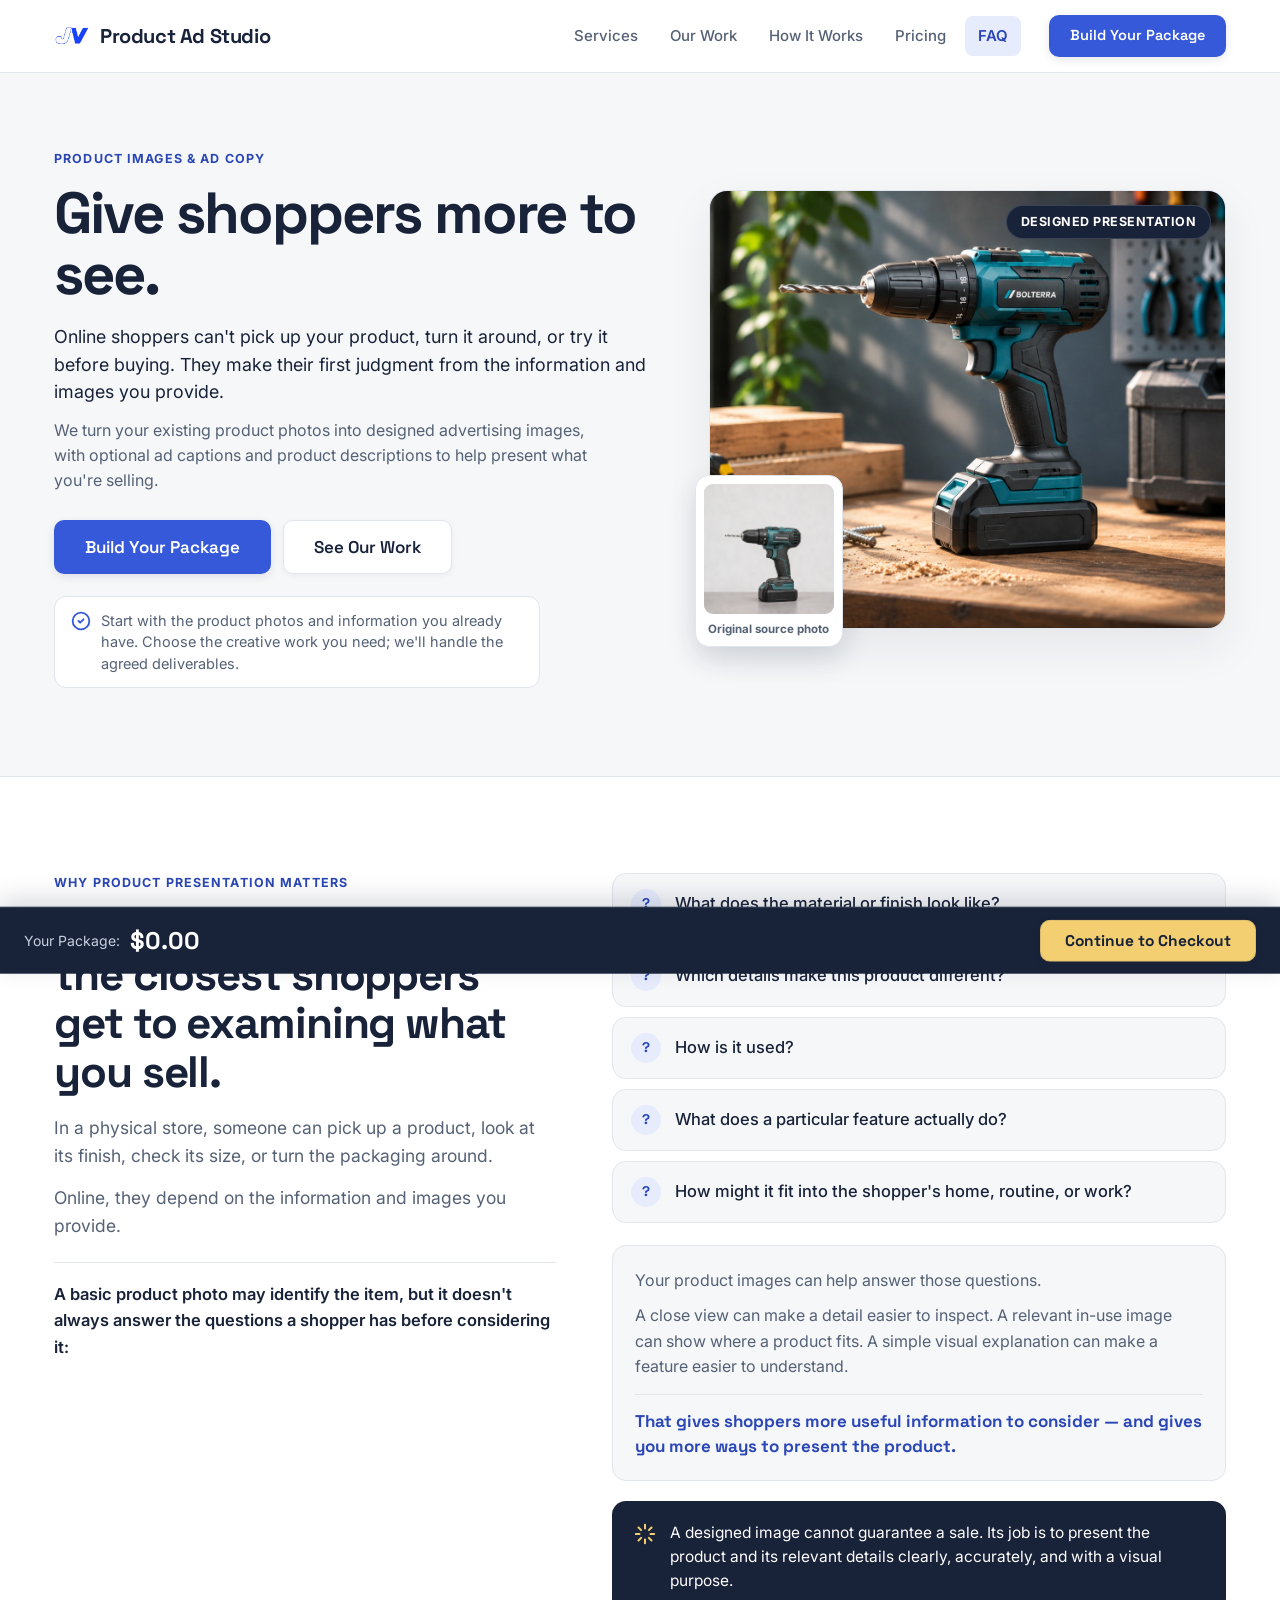
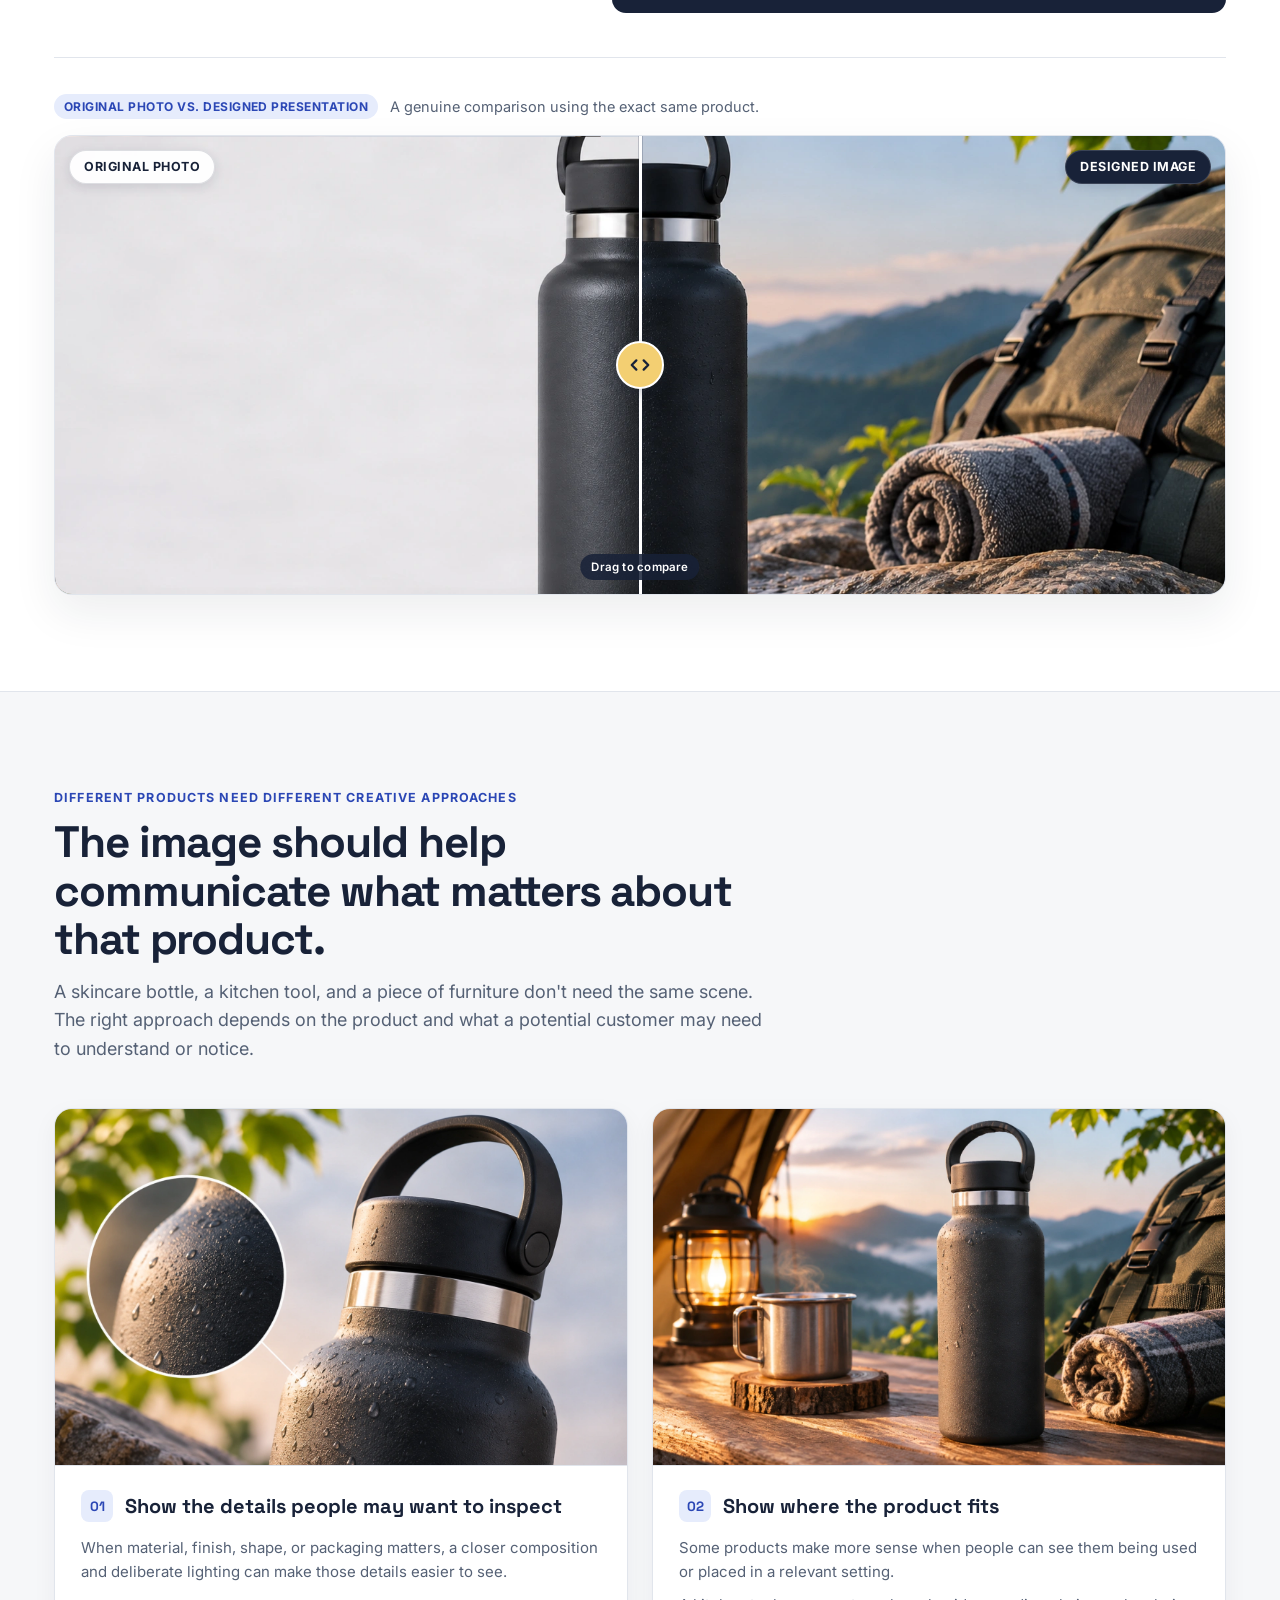
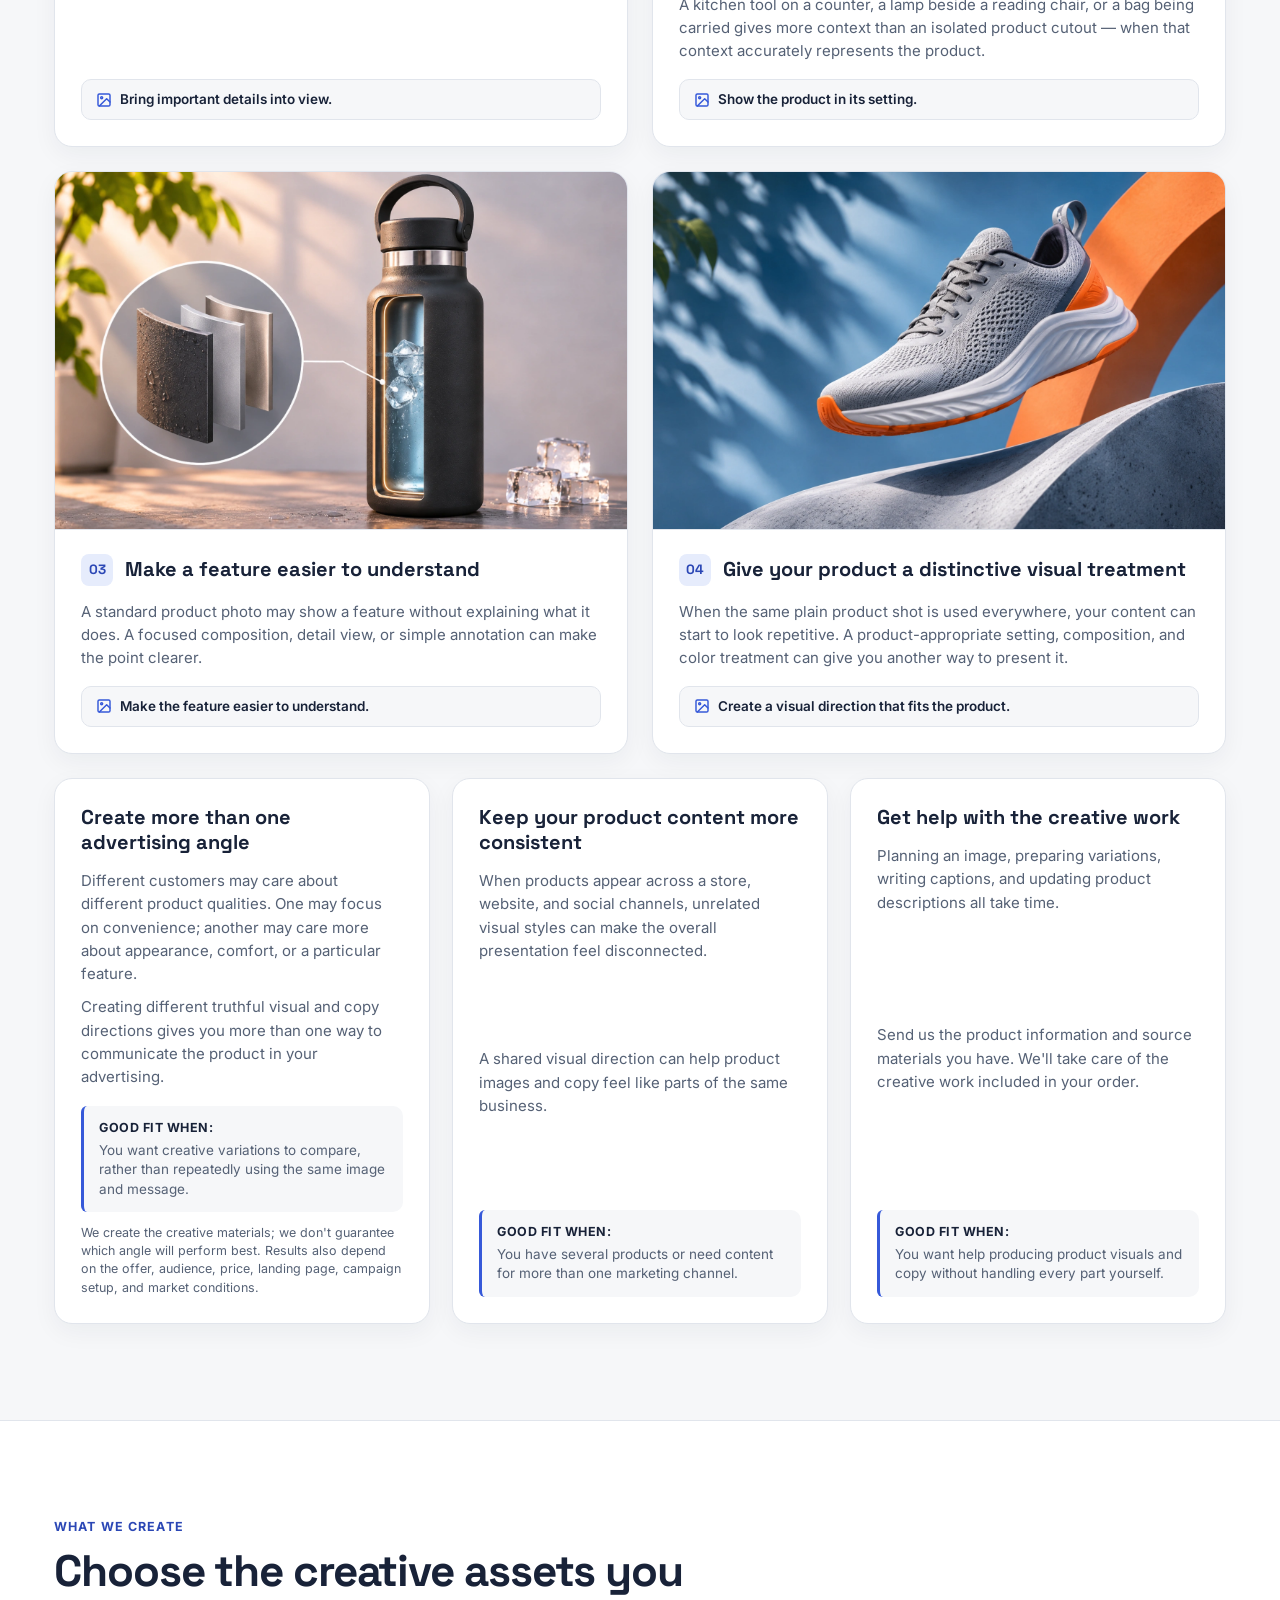
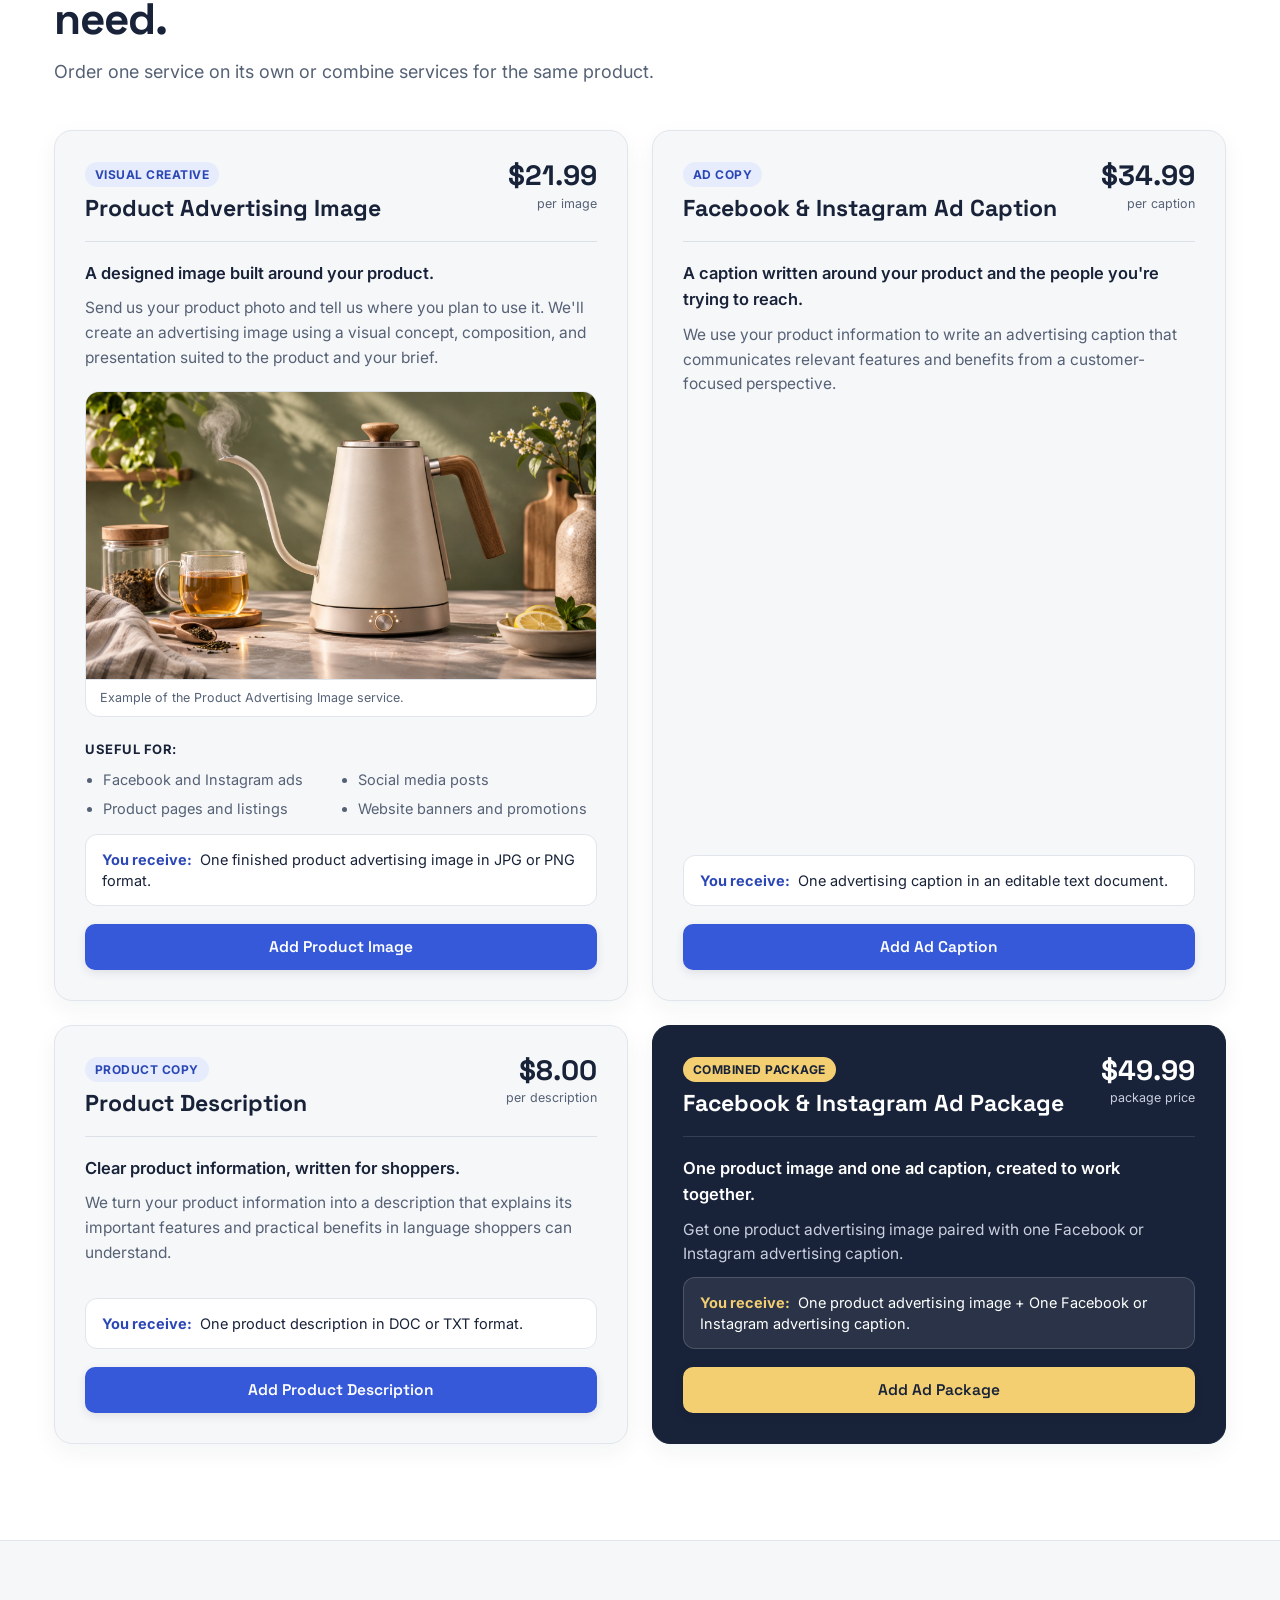
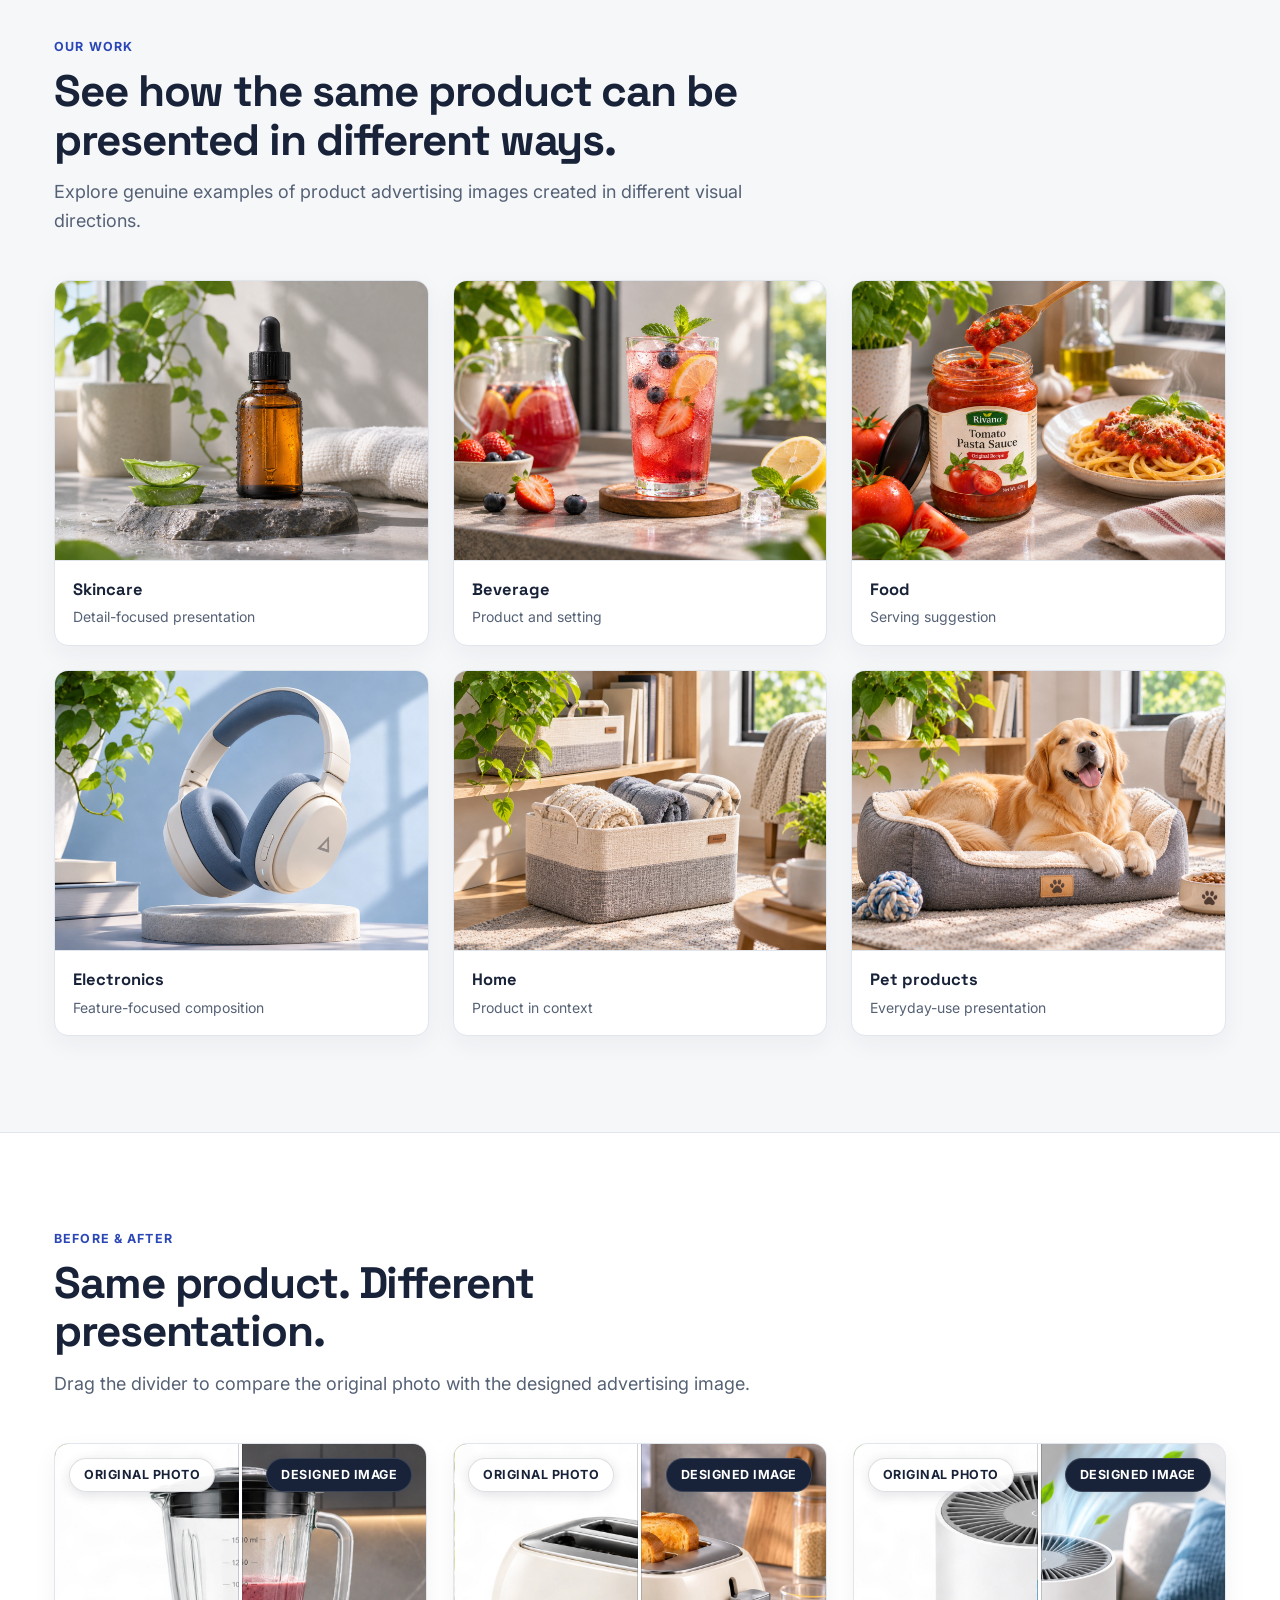
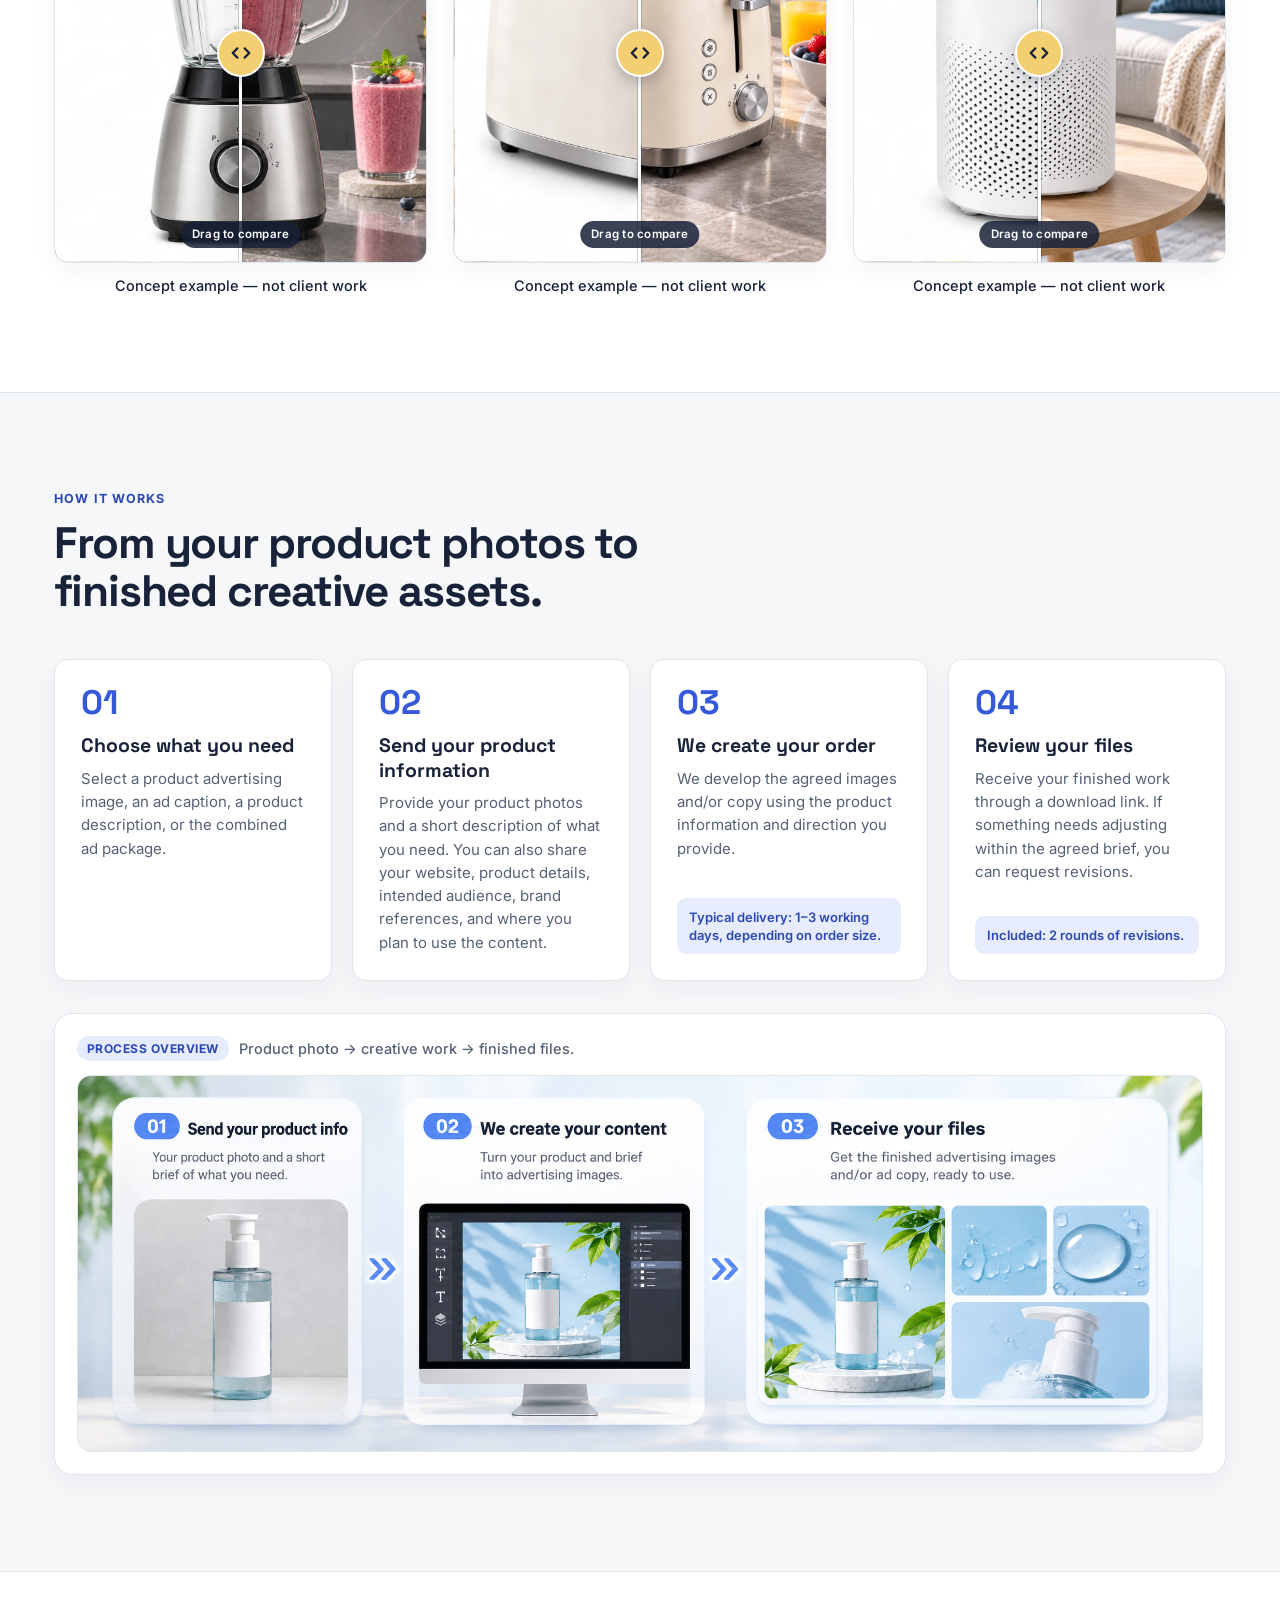
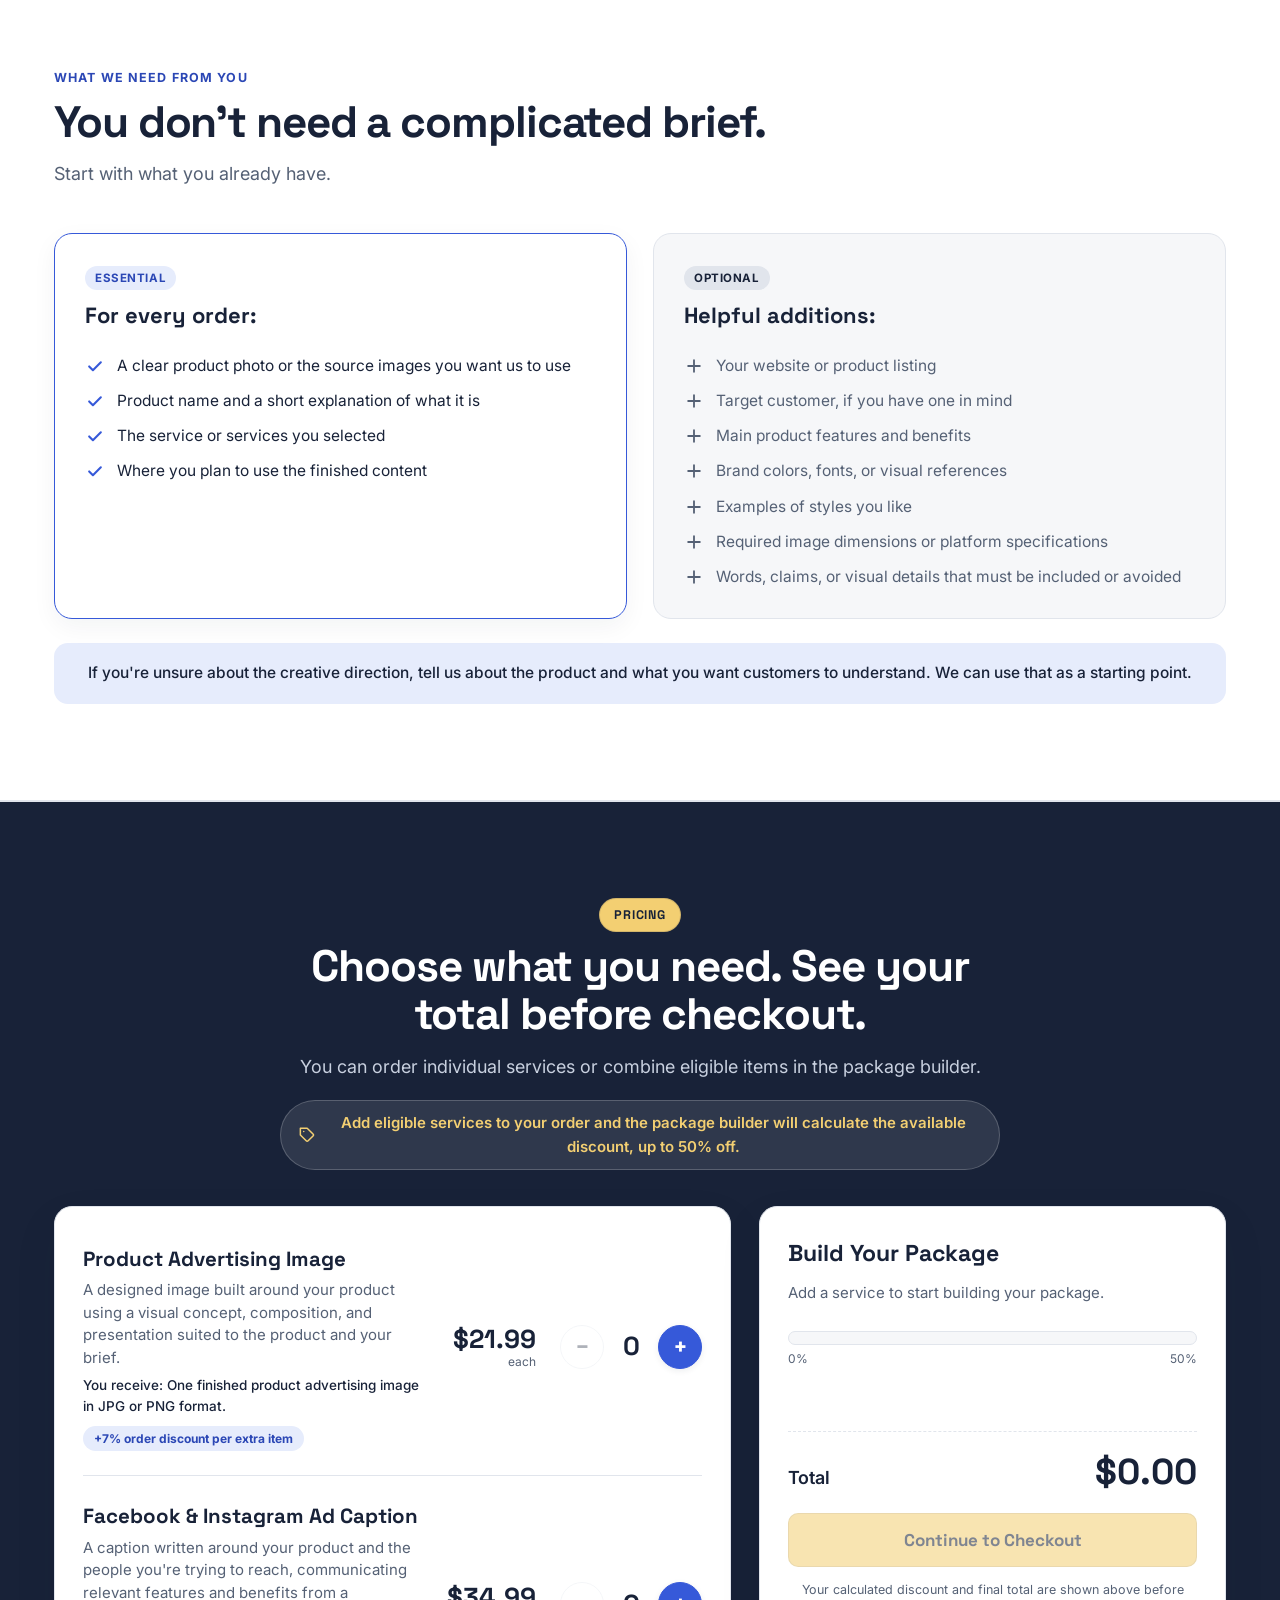
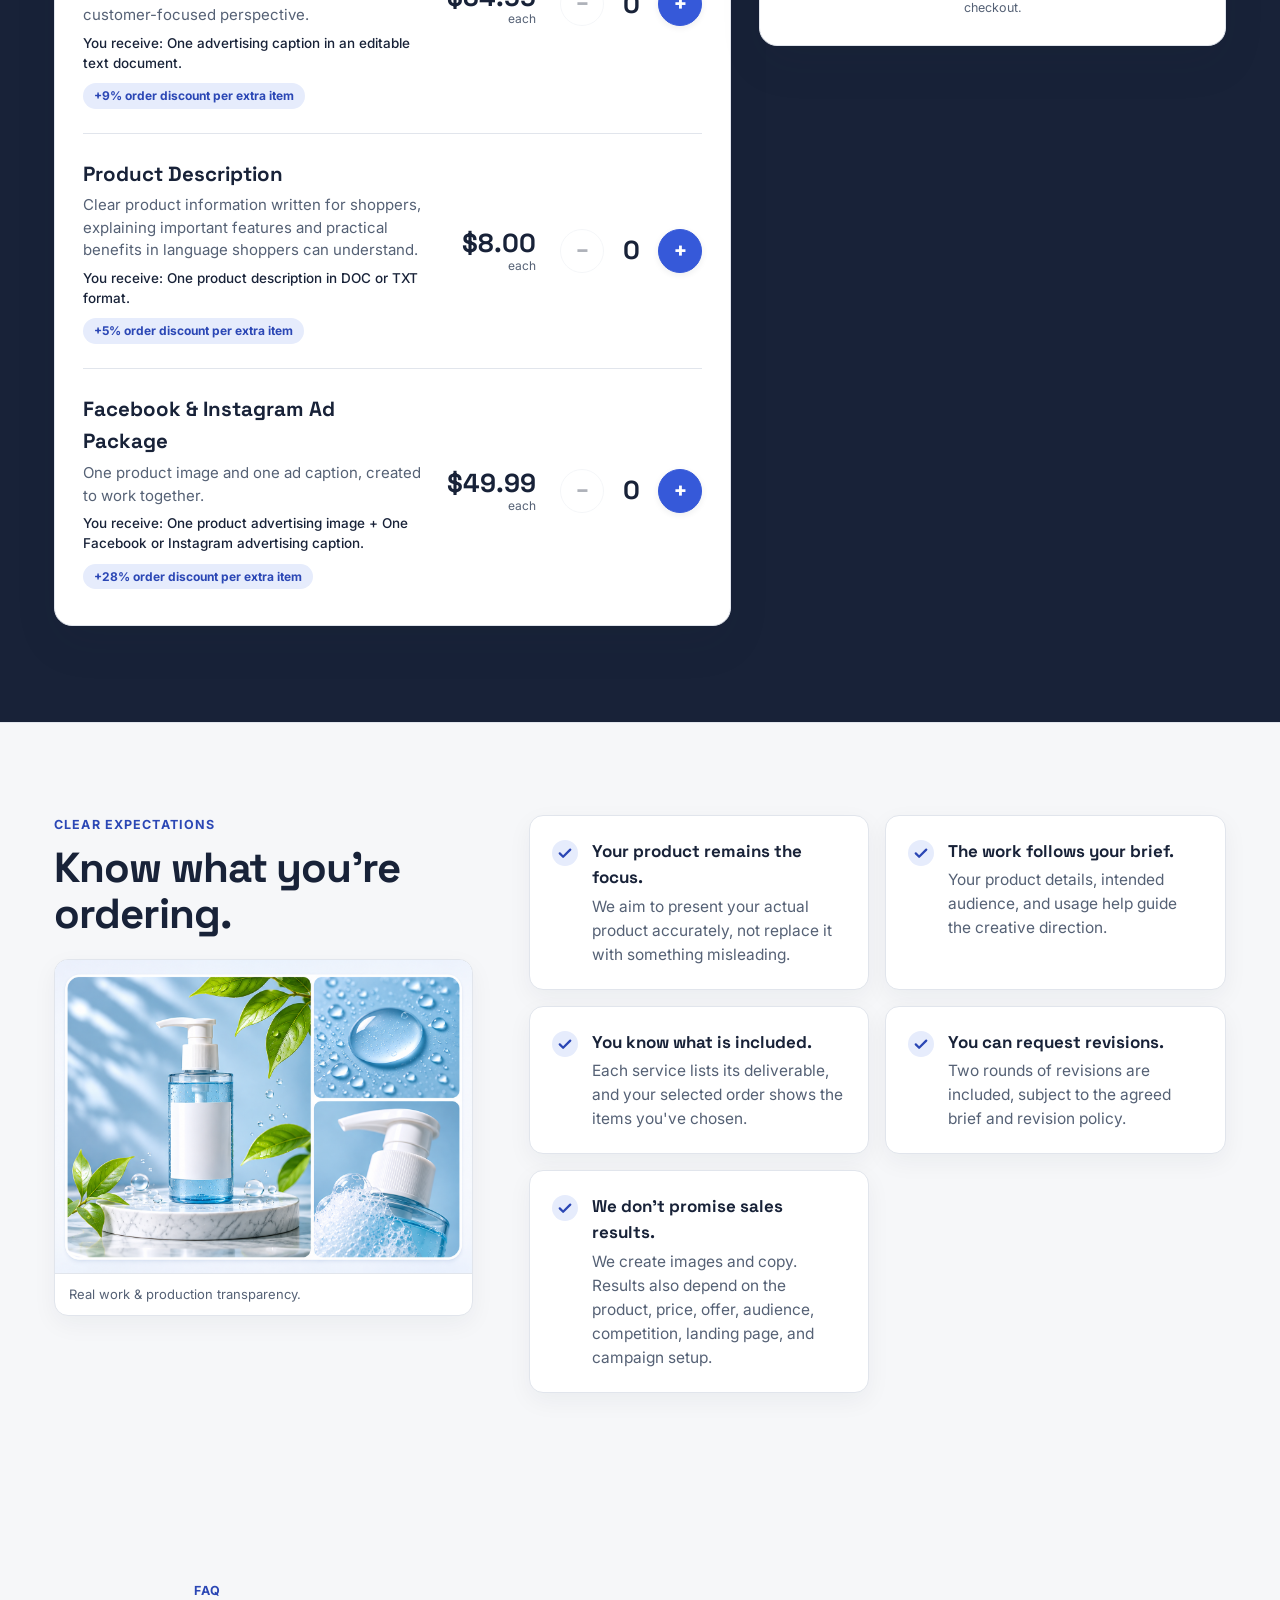
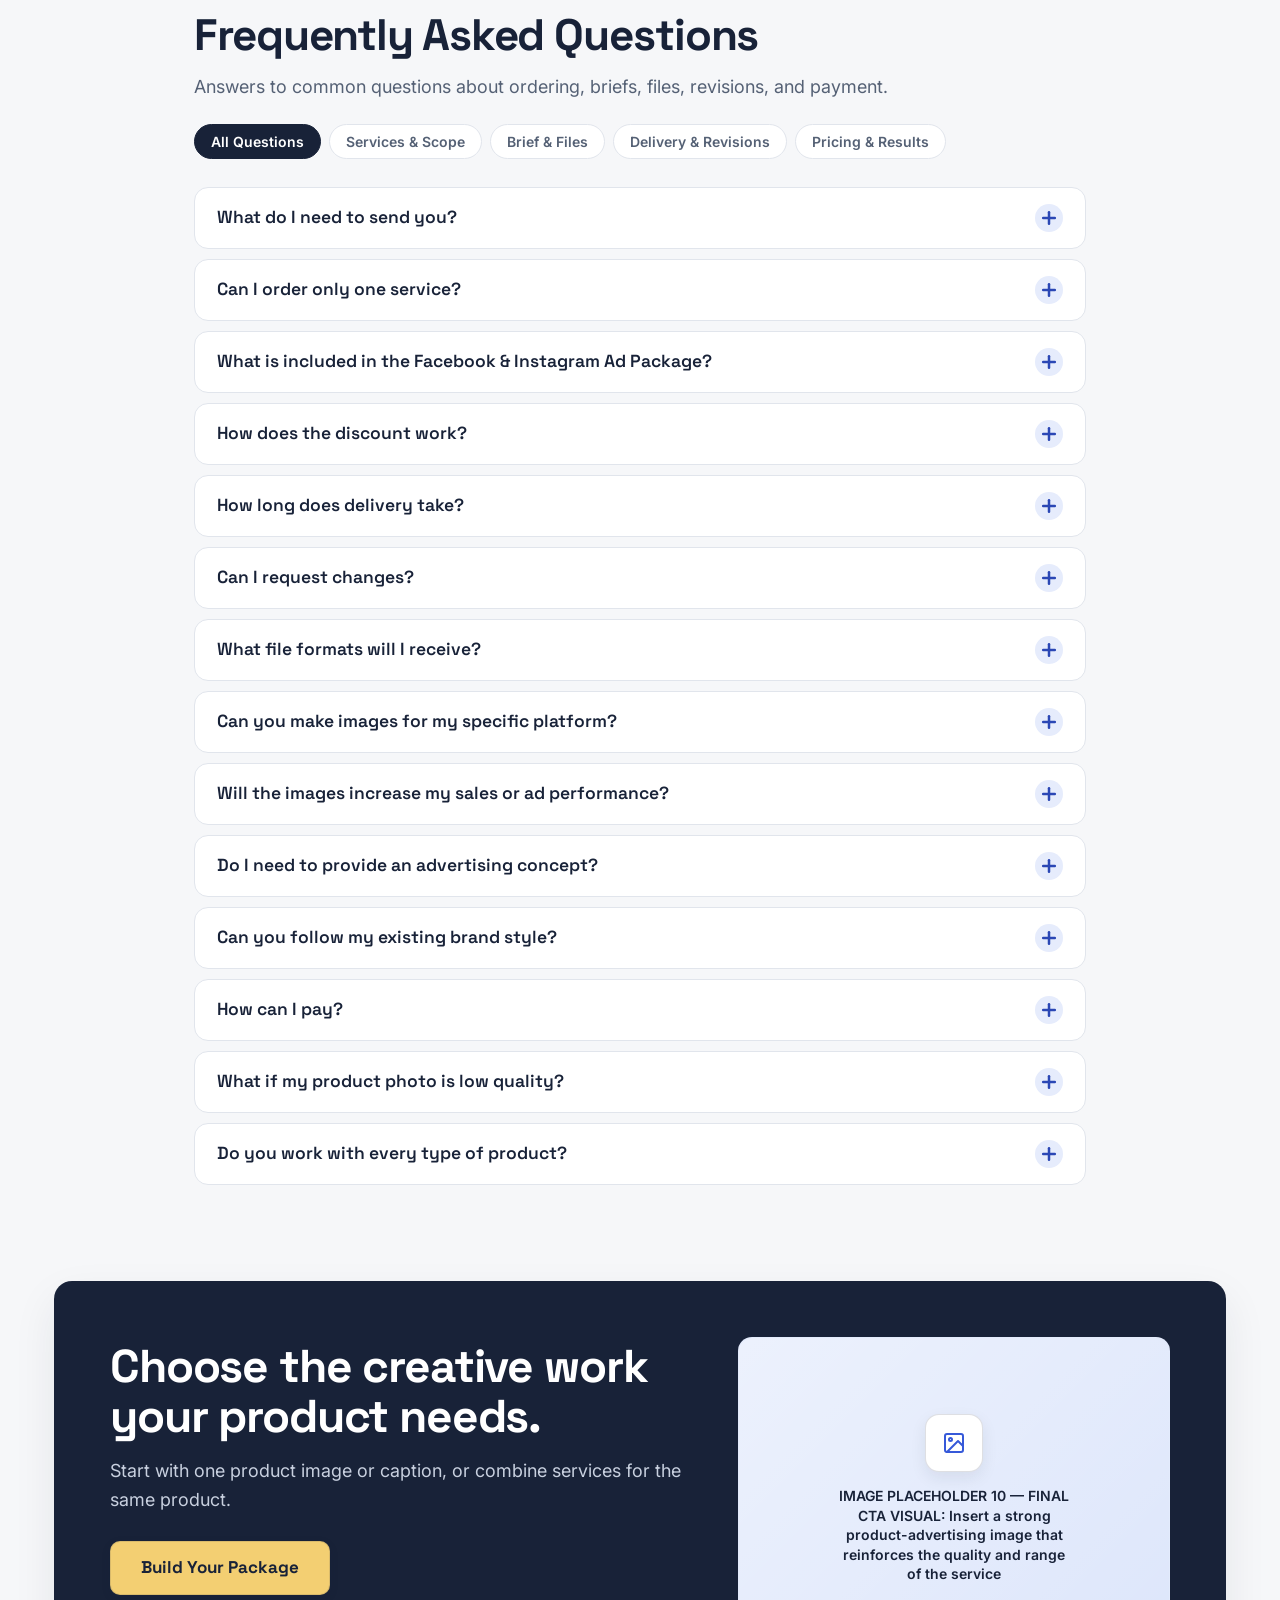
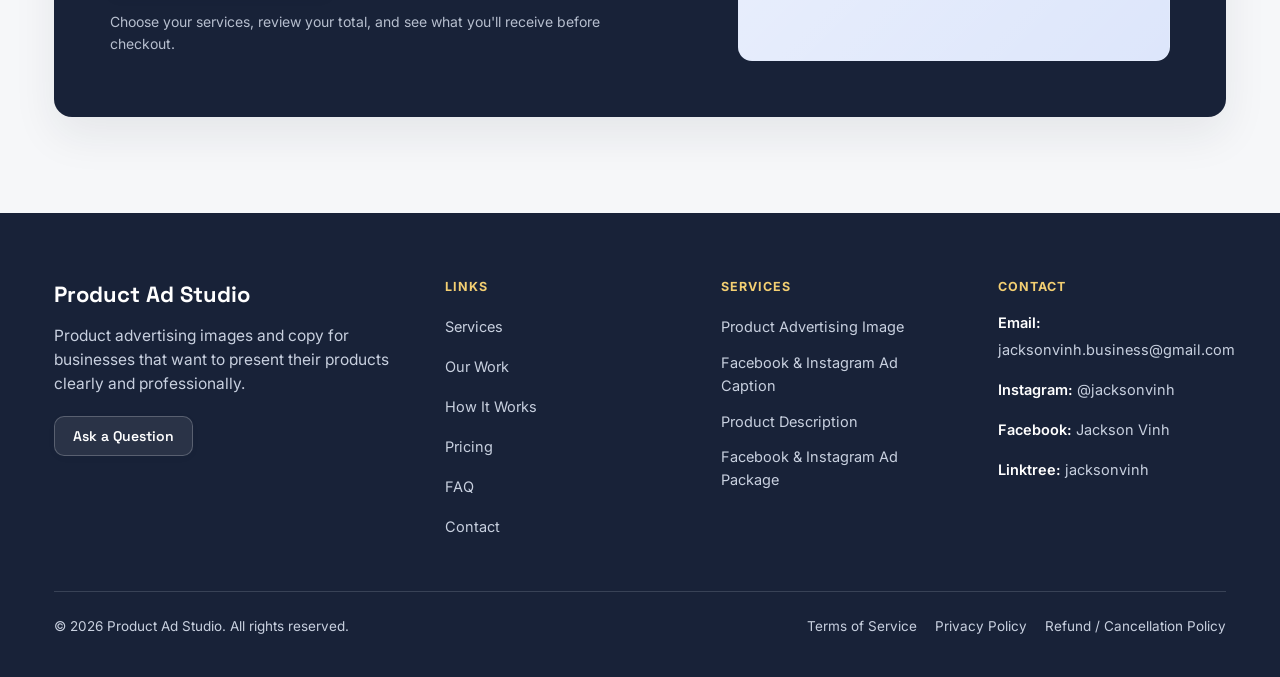
<file: checkout.html>
<!doctype html>
<html lang="en">
<head>
  <meta charset="utf-8">
  <meta name="viewport" content="width=device-width, initial-scale=1">
  <meta name="robots" content="noindex">
  <meta http-equiv="refresh" content="0;url=index.html#pricing">
  <title>Package requests have moved</title>
  <script>window.location.replace('index.html#pricing');</script>
</head>
<body>
  <main>
    <h1>Checkout has changed</h1>
    <p>You can now send a package request first. No payment is collected on the website.</p>
    <p><a href="index.html#pricing">Return to the package builder</a></p>
  </main>
</body>
</html>
</file>
<file: css/style.css>
/* ==========================================================================
   style.css  —  LAYOUT & DESIGN (Editorial Product Ad Studio)
   Colors and fonts below are fallbacks; live values come from content.json.
   ========================================================================== */

:root {
  --c-background: #F6F7F9;
  --c-surface: #FFFFFF;
  --c-text: #182238;
  --c-muted-text: #556175;
  --c-accent: #3659D9;
  --c-accent-text: #2B47B5;
  --c-accent-soft: #E6ECFC;
  --c-navy: #182238;
  --c-on-navy: #FFFFFF;
  --c-muted-on-navy: #C8D0DF;
  --c-on-accent: #FFFFFF;
  --c-pop: #F3CF72;
  --c-border: #E1E5EC;
  --c-placeholder-before-bg: #E8EBF2;
  --c-placeholder-before-shape: #C5CCD8;
  --c-placeholder-before-text: #444E63;
  --c-placeholder-after-bg: #DDE6FB;
  --c-placeholder-after-shape: #FFFFFF;

  --font-heading: 'Space Grotesk', system-ui, sans-serif;
  --font-body: 'Inter', system-ui, sans-serif;
  --base-size: 16px;
  --heading-weight: 700;

  --radius-card: 18px;
  --radius-tile: 14px;
  --radius-button: 10px;
  --page-width: 1220px;

  --line: 1px solid var(--c-border);
  --hard: 0 18px 44px rgba(24, 34, 56, 0.08);
  --hard-sm: 0 8px 24px rgba(24, 34, 56, 0.05);
}

* { box-sizing: border-box; }
html { scroll-behavior: smooth; overflow-x: clip; }
body {
  margin: 0;
  background-color: var(--c-background);
  color: var(--c-text);
  font-family: var(--font-body);
  font-size: var(--base-size);
  line-height: 1.6;
  -webkit-text-size-adjust: 100%;
  overflow-x: clip;
}
main { overflow-x: clip; }
[hidden] { display: none !important; }
img { max-width: 100%; }
a { color: inherit; }
h1, h2, h3, h4 { font-family: var(--font-heading); font-weight: var(--heading-weight); margin: 0; color: var(--c-text); }
p { margin: 0; }
mark { background: var(--c-pop); color: inherit; padding: 0 0.18em; border-radius: 6px; box-decoration-break: clone; -webkit-box-decoration-break: clone; }
:focus-visible { outline: 3px solid var(--c-accent); outline-offset: 3px; }
section[id], div[id] { scroll-margin-top: 84px; }

/* Skip link for keyboard accessibility */
.skip-link {
  position: absolute;
  top: -100px;
  left: 16px;
  z-index: 200;
  padding: 10px 18px;
  background: var(--c-navy);
  color: var(--c-on-navy);
  border-radius: 8px;
  font-weight: 600;
  text-decoration: none;
}
.skip-link:focus { top: 12px; }

.container { max-width: var(--page-width); margin: 0 auto; padding-left: 24px; padding-right: 24px; }
.muted { color: var(--c-muted-text); }

/* ---------- shared section typography & headings ---------- */
.eyebrow {
  font-size: 12.5px;
  font-weight: 700;
  letter-spacing: 0.09em;
  text-transform: uppercase;
  color: var(--c-accent-text);
}
.section-head {
  max-width: 720px;
  margin-bottom: 44px;
}
.section-title {
  font-size: clamp(28px, 3.8vw, 44px);
  line-height: 1.1;
  letter-spacing: -0.025em;
  margin: 10px 0 0;
}
.section-intro {
  margin-top: 14px;
  font-size: 18px;
  line-height: 1.6;
  color: var(--c-muted-text);
  max-width: 65ch;
}
.section-intro--sub {
  margin-top: 8px;
  font-weight: 500;
  color: var(--c-text);
}
.center-head { text-align: center; max-width: 720px; margin: 0 auto 44px; }
.center-head .section-intro { margin-left: auto; margin-right: auto; }

.card { background: var(--c-surface); border: var(--line); border-radius: var(--radius-card); box-shadow: var(--hard); }

.chip {
  display: inline-block; padding: 6px 14px; border-radius: 999px;
  background: rgba(255, 255, 255, 0.94); color: var(--c-text);
  border: 1px solid rgba(24, 34, 56, 0.14);
  box-shadow: 0 3px 12px rgba(24, 34, 56, 0.12);
  font-size: 12.5px; font-weight: 700; letter-spacing: 0.04em; text-transform: uppercase;
}
.chip--dark { background: var(--c-navy); color: var(--c-on-navy); border-color: rgba(255, 255, 255, 0.15); }

.badge-pill {
  display: inline-flex; align-items: center; padding: 3px 10px;
  border-radius: 999px; background: var(--c-accent-soft); color: var(--c-accent-text);
  font-size: 12px; font-weight: 700; letter-spacing: 0.04em; text-transform: uppercase;
}

.sticker {
  display: inline-block; padding: 6px 14px; background: var(--c-pop); color: var(--c-navy);
  border: 1px solid rgba(24, 34, 56, 0.14); border-radius: 999px;
  font-family: var(--font-heading); font-weight: 700; font-size: 12.5px; letter-spacing: 0.06em; text-transform: uppercase;
}
.sticker--small { padding: 4px 10px; font-size: 12px; }

/* ---------- buttons ---------- */
.btn {
  display: inline-flex; align-items: center; justify-content: center; gap: 8px;
  min-height: 46px; padding: 0 24px; border-radius: var(--radius-button);
  font-family: var(--font-heading); font-weight: 600; font-size: 15.5px; text-decoration: none; text-align: center;
  border: 1px solid transparent; box-shadow: 0 3px 10px rgba(24, 34, 56, 0.1); cursor: pointer;
  transition: transform 0.15s ease, box-shadow 0.15s ease, background-color 0.15s ease, border-color 0.15s ease;
}
.btn:hover { transform: translateY(-1.5px); box-shadow: 0 8px 18px rgba(24, 34, 56, 0.15); }
.btn:active { transform: translateY(0); box-shadow: 0 2px 6px rgba(24, 34, 56, 0.1); }
.btn-primary { background: var(--c-accent); color: var(--c-on-accent); }
.btn-primary:hover { background: var(--c-accent-text); }
.btn-pop { background: var(--c-pop); color: var(--c-navy); border-color: rgba(24, 34, 56, 0.12); font-weight: 700; }
.btn-outline { background: var(--c-surface); color: var(--c-text); border-color: var(--c-border); box-shadow: 0 2px 6px rgba(24, 34, 56, 0.05); }
.btn-outline:hover { border-color: var(--c-accent); color: var(--c-accent-text); }
.btn-lg { min-height: 54px; padding: 0 30px; font-size: 17px; }
.btn-sm { min-height: 40px; padding: 0 18px; font-size: 14px; }
.btn.is-disabled { opacity: 0.55; cursor: not-allowed; box-shadow: none; transform: none; }
.btn.is-added { background: #1E7E48 !important; color: #FFFFFF !important; border-color: #1E7E48 !important; }

/* ---------- section bands ---------- */
.band { padding: clamp(64px, 7.5vw, 96px) 0; }
.band--surface { background: var(--c-surface); border-top: var(--line); border-bottom: var(--line); }
.band--navy { background: var(--c-navy); color: var(--c-on-navy); }
.band--navy .section-intro { color: var(--c-muted-on-navy); }
.band--navy .section-title { color: var(--c-on-navy); margin-top: 0; }
.band--blue { background: var(--c-navy); color: var(--c-on-navy); border-top: var(--line); border-bottom: var(--line); }
.band--blue .section-title { color: var(--c-on-navy); }
.band--blue .section-intro { color: var(--c-muted-on-navy); }
.band--portfolio {
  background: var(--c-surface);
  color: var(--c-text);
  border-top: var(--line);
  border-bottom: var(--line);
}

/* ---------- auto layouts (columns set by core.js) ---------- */
[data-layout] { --gap: 22px; }
[data-layout="span"] {
  display: grid; grid-template-columns: repeat(var(--cols, 2), minmax(0, 1fr));
  grid-auto-rows: var(--tile-h, clamp(180px, 22vw, 270px)); gap: var(--gap);
}
[data-layout="center"] { display: flex; flex-wrap: wrap; justify-content: center; gap: var(--gap); }
[data-layout="center"] > * {
  flex: 0 1 calc((100% - (var(--cols, 1) - 1) * var(--gap)) / var(--cols, 1));
  min-width: 0; max-width: var(--item-max, none);
}

/* ==========================================================================
   1. STICKY HEADER & NAVIGATION
   ========================================================================== */
.site-header {
  position: sticky;
  top: 0;
  z-index: 50;
  background: rgba(255, 255, 255, 0.92);
  backdrop-filter: blur(12px);
  -webkit-backdrop-filter: blur(12px);
  border-bottom: 1px solid var(--c-border);
}
.nav {
  display: flex;
  align-items: center;
  justify-content: space-between;
  gap: 20px;
  min-height: 72px;
  padding-top: 10px;
  padding-bottom: 10px;
}
.brand {
  display: inline-flex;
  align-items: center;
  gap: 10px;
  text-decoration: none;
  font-family: var(--font-heading);
  font-weight: 700;
  font-size: 20px;
  letter-spacing: -0.02em;
  color: var(--c-text);
}
.brand-logo-wrap { display: inline-flex; align-items: center; }
.brand-logo { height: 36px; width: auto; display: block; border-radius: 6px; }
.brand-ph { padding: 4px 10px; border: 1.5px dashed var(--c-accent); border-radius: 8px; font-size: 12px; color: var(--c-accent-text); }

.nav-menu {
  display: flex;
  align-items: center;
  gap: 28px;
}
.nav-links {
  display: flex;
  align-items: center;
  gap: 6px;
}
.nav-link {
  padding: 8px 13px;
  border-radius: 8px;
  font-size: 15px;
  font-weight: 500;
  color: var(--c-muted-text);
  text-decoration: none;
  transition: color 0.15s ease, background-color 0.15s ease;
}
.nav-link:hover {
  color: var(--c-text);
  background: var(--c-background);
}
.nav-link.is-active {
  color: var(--c-accent-text);
  background: var(--c-accent-soft);
  font-weight: 600;
}
.nav-cta { min-height: 42px; padding: 0 20px; font-size: 14.5px; }

.nav-toggle {
  display: none;
  flex-direction: column;
  justify-content: center;
  align-items: center;
  gap: 5px;
  width: 44px;
  height: 44px;
  padding: 0;
  border: 1px solid var(--c-border);
  border-radius: 10px;
  background: var(--c-surface);
  color: var(--c-text);
  cursor: pointer;
}
.nav-toggle-bar {
  display: block;
  width: 20px;
  height: 2px;
  background: currentColor;
  border-radius: 2px;
  transition: transform 0.2s ease, opacity 0.2s ease;
}
.nav-toggle[aria-expanded="true"] .nav-toggle-bar:nth-child(1) { transform: translateY(7px) rotate(45deg); }
.nav-toggle[aria-expanded="true"] .nav-toggle-bar:nth-child(2) { opacity: 0; }
.nav-toggle[aria-expanded="true"] .nav-toggle-bar:nth-child(3) { transform: translateY(-7px) rotate(-45deg); }

/* ==========================================================================
   2. HERO SECTION (SPLIT COPY + BEFORE/AFTER COMPARISON)
   ========================================================================== */
.hero-section {
  padding-top: clamp(40px, 6vw, 76px);
  padding-bottom: clamp(56px, 7.5vw, 88px);
}
.hero-grid {
  display: grid;
  grid-template-columns: minmax(0, 1.08fr) minmax(0, 0.92fr);
  gap: 40px 48px;
  align-items: center;
}
.hero-copy h1 {
  margin: 14px 0 18px;
  font-size: clamp(36px, 4.8vw, 58px);
  line-height: 1.05;
  letter-spacing: -0.035em;
}
.hero-lead {
  font-size: clamp(17px, 1.4vw, 19.5px);
  line-height: 1.55;
  color: var(--c-text);
  margin-bottom: 12px;
  max-width: 54ch;
}
.hero-lead--secondary {
  color: var(--c-muted-text);
  font-size: clamp(16px, 1.25vw, 18px);
  margin-bottom: 0;
}
.hero-actions {
  display: flex;
  flex-wrap: wrap;
  gap: 12px;
  margin-top: 28px;
}
.hero-reassurance {
  display: flex;
  align-items: flex-start;
  gap: 10px;
  margin-top: 22px;
  padding: 13px 16px;
  background: var(--c-surface);
  border: 1px solid var(--c-border);
  border-radius: 12px;
  font-size: 14.5px;
  line-height: 1.45;
  color: var(--c-muted-text);
  max-width: 54ch;
}
.hero-reassurance svg {
  flex: none;
  color: var(--c-accent);
  margin-top: 1px;
}

.hero-visual { min-width: 0; }
.hero-showcase {
  position: relative;
  padding-bottom: 18px;
}
.hero-main-media {
  position: relative;
  width: 100%;
  aspect-ratio: 4 / 3.4;
  min-height: 290px;
  border: 1px solid var(--c-border);
  border-radius: var(--radius-card);
  box-shadow: var(--hard);
  overflow: hidden;
  background: var(--c-placeholder-after-bg);
}
.hero-media-chip {
  position: absolute;
  top: 14px;
  right: 14px;
  z-index: 2;
}
.hero-inset-card {
  position: absolute;
  left: -14px;
  bottom: 0;
  z-index: 3;
  width: 148px;
  padding: 8px;
  background: var(--c-surface);
  border: 1px solid var(--c-border);
  border-radius: 14px;
  box-shadow: 0 12px 28px rgba(24, 34, 56, 0.14);
}
.hero-inset-media {
  position: relative;
  width: 100%;
  aspect-ratio: 1 / 1;
  border-radius: 9px;
  overflow: hidden;
  background: var(--c-placeholder-before-bg);
}
.hero-inset-media .ph {
  padding: 10px;
  font-size: 11px;
  --ph-bg: var(--c-placeholder-before-bg);
  color: var(--c-placeholder-before-text);
}
.hero-inset-media .ph::before {
  width: 30px;
  height: 30px;
  border-radius: 8px;
  margin-bottom: 2px;
}
.hero-inset-label {
  display: block;
  margin-top: 6px;
  font-size: 11.5px;
  font-weight: 700;
  text-align: center;
  color: var(--c-muted-text);
}
.hero-frame { position: relative; }
.hero-visual-caption {
  display: flex;
  align-items: center;
  gap: 10px;
  flex-wrap: wrap;
  margin-top: 14px;
  font-size: 13.5px;
  color: var(--c-muted-text);
}

/* ---------- media + intentional editorial placeholders ---------- */
.media { position: absolute; inset: 0; overflow: hidden; }
.media img { width: 100%; height: 100%; object-fit: cover; display: block; }
.ph {
  position: absolute; inset: 0;
  display: flex; flex-direction: column; align-items: center; justify-content: center; gap: 8px;
  padding: 24px; text-align: center;
  background:
    linear-gradient(135deg, rgba(255,255,255,0.45) 0%, rgba(255,255,255,0) 100%),
    var(--ph-bg, var(--c-placeholder-after-bg));
  color: var(--c-text);
  font-size: 14px; font-weight: 600;
}
.ph::before {
  content: "";
  width: 56px;
  height: 56px;
  border-radius: 14px;
  background-color: var(--c-placeholder-after-shape);
  background-image: url("data:image/svg+xml,%3Csvg xmlns='http://www.w3.org/2000/svg' width='24' height='24' viewBox='0 0 24 24' fill='none' stroke='%233659D9' stroke-width='2' stroke-linecap='round' stroke-linejoin='round'%3E%3Crect x='3' y='3' width='18' height='18' rx='2' ry='2'/%3E%3Ccircle cx='8.5' cy='8.5' r='1.5'/%3E%3Cpolyline points='21 15 16 10 5 21'/%3E%3C/svg%3E");
  background-repeat: no-repeat;
  background-position: center;
  border: 1px solid rgba(24, 34, 56, 0.14);
  box-shadow: 0 6px 16px rgba(24, 34, 56, 0.08);
  margin-bottom: 6px;
}
.ph span {
  max-width: 26ch;
  line-height: 1.4;
}
.ph small {
  font-size: 12px; font-weight: 500; opacity: 0.78;
  word-break: break-all; max-width: 90%;
}
.avatar .ph::before { display: none; }

/* ---------- before / after slider ---------- */
.compare {
  --pos: 50%;
  position: relative;
  width: 100%;
  aspect-ratio: 4 / 3;
  min-height: 260px;
  border: 1px solid var(--c-border);
  border-radius: var(--radius-card);
  box-shadow: var(--hard);
  overflow: hidden;
  user-select: none;
  background: var(--c-placeholder-after-bg);
}
.compare--tall {
  aspect-ratio: 4 / 4.5;
  min-height: 280px;
  border-radius: var(--radius-tile);
  box-shadow: var(--hard-sm);
}
.cmp-layer { position: absolute; inset: 0; }
.cmp-before { clip-path: inset(0 calc(100% - var(--pos)) 0 0); }
.cmp-before .ph {
  --ph-bg: var(--c-placeholder-before-bg);
  color: var(--c-placeholder-before-text);
}
.cmp-before .ph::before {
  background-color: var(--c-placeholder-before-shape);
  background-image: url("data:image/svg+xml,%3Csvg xmlns='http://www.w3.org/2000/svg' width='24' height='24' viewBox='0 0 24 24' fill='none' stroke='%23444E63' stroke-width='2' stroke-linecap='round' stroke-linejoin='round'%3E%3Crect x='3' y='3' width='18' height='18' rx='2' ry='2'/%3E%3Ccircle cx='8.5' cy='8.5' r='1.5'/%3E%3Cpolyline points='21 15 16 10 5 21'/%3E%3C/svg%3E");
}
.cmp-chip { position: absolute; top: 14px; z-index: 2; }
.cmp-chip-left { left: 14px; }
.cmp-chip-right { right: 14px; }
.cmp-range {
  position: absolute; inset: 0; width: 100%; height: 100%; margin: 0;
  opacity: 0; cursor: ew-resize; touch-action: pan-y; z-index: 3;
}
.cmp-handle {
  position: absolute; top: 0; bottom: 0; left: var(--pos);
  width: 3px; margin-left: -1.5px;
  background: #FFFFFF;
  box-shadow: 0 0 0 1px rgba(24, 34, 56, 0.2);
  pointer-events: none; z-index: 2;
}
.cmp-knob {
  position: absolute; top: 50%; left: 50%; transform: translate(-50%, -50%);
  width: 48px; height: 48px; border-radius: 50%;
  background: var(--c-pop); color: var(--c-navy);
  border: 2px solid #FFFFFF;
  box-shadow: 0 4px 14px rgba(24, 34, 56, 0.25);
  display: flex; align-items: center; justify-content: center;
}
.cmp-handle-pill {
  position: absolute;
  bottom: 14px;
  left: 50%;
  transform: translateX(-50%);
  white-space: nowrap;
  padding: 4px 11px;
  border-radius: 999px;
  background: rgba(24, 34, 56, 0.85);
  color: #FFFFFF;
  font-size: 11.5px;
  font-weight: 600;
  letter-spacing: 0.02em;
}
.cmp-range:focus-visible ~ .cmp-handle .cmp-knob { outline: 3px solid var(--c-accent); outline-offset: 3px; }

/* ==========================================================================
   3. THE PROBLEM / REFRAME SECTION
   ========================================================================== */
.problem-grid {
  display: grid;
  grid-template-columns: minmax(0, 0.9fr) minmax(0, 1.1fr);
  gap: 36px 56px;
  align-items: start;
}
.problem-intro {
  position: sticky;
  top: 104px;
}
.problem-prose {
  margin-top: 18px;
  display: flex;
  flex-direction: column;
  gap: 14px;
  font-size: 17.5px;
  color: var(--c-muted-text);
}
.problem-prose p:first-child {
  color: var(--c-text);
  font-size: 18.5px;
  font-weight: 500;
}
.problem-list-lead {
  margin-top: 22px;
  padding-top: 18px;
  border-top: 1px solid var(--c-border);
  font-weight: 600;
  font-size: 16.5px;
  color: var(--c-text);
}
.problem-points {
  display: flex;
  flex-direction: column;
  gap: 14px;
}
.problem-questions {
  display: flex;
  flex-direction: column;
  gap: 10px;
}
.problem-question-item {
  display: flex;
  align-items: center;
  gap: 14px;
  padding: 15px 18px;
  background: var(--c-background);
  border: 1px solid var(--c-border);
  border-radius: var(--radius-tile);
  font-size: 16.5px;
  font-weight: 500;
  color: var(--c-text);
}
.problem-q-mark {
  flex: none;
  display: inline-flex;
  align-items: center;
  justify-content: center;
  width: 30px;
  height: 30px;
  border-radius: 50%;
  background: var(--c-accent-soft);
  color: var(--c-accent-text);
  font-family: var(--font-heading);
  font-weight: 700;
  font-size: 14px;
}
.problem-resolution {
  margin-top: 22px;
  padding: 22px;
  background: var(--c-background);
  border: 1px solid var(--c-border);
  border-radius: var(--radius-tile);
}
.problem-after-prose {
  display: flex;
  flex-direction: column;
  gap: 10px;
  font-size: 16px;
  color: var(--c-muted-text);
}
.problem-after-prose p:first-child {
  font-weight: 600;
  color: var(--c-text);
  font-size: 17px;
}
.problem-highlight-line {
  margin-top: 14px;
  padding-top: 14px;
  border-top: 1px solid var(--c-border);
  font-family: var(--font-heading);
  font-weight: 700;
  font-size: 17px;
  color: var(--c-accent-text);
  line-height: 1.45;
}
.problem-card {
  display: flex;
  align-items: flex-start;
  gap: 16px;
  padding: 20px 22px;
  background: var(--c-background);
  border: 1px solid var(--c-border);
  border-radius: var(--radius-tile);
  transition: border-color 0.15s ease, transform 0.15s ease;
}
.problem-card:hover {
  border-color: var(--c-accent);
  transform: translateX(2px);
}
.problem-num {
  flex: none;
  display: inline-flex;
  align-items: center;
  justify-content: center;
  width: 34px;
  height: 34px;
  border-radius: 9px;
  background: var(--c-accent-soft);
  color: var(--c-accent-text);
  font-family: var(--font-heading);
  font-weight: 700;
  font-size: 14px;
}
.problem-card-body h3 {
  font-size: 18px;
  line-height: 1.3;
  margin-bottom: 4px;
}
.problem-card-body p {
  font-size: 15.5px;
  color: var(--c-muted-text);
  line-height: 1.5;
}
.reframe-callout {
  display: flex;
  align-items: flex-start;
  gap: 14px;
  margin-top: 20px;
  padding: 20px 22px;
  background: var(--c-navy);
  color: var(--c-on-navy);
  border-radius: var(--radius-tile);
  font-size: 15.5px;
  line-height: 1.55;
}
.reframe-callout-icon {
  flex: none;
  color: var(--c-pop);
  margin-top: 2px;
}

.problem-compare-block {
  margin-top: 44px;
  padding-top: 36px;
  border-top: 1px solid var(--c-border);
}
.problem-compare-head {
  display: flex;
  align-items: center;
  gap: 12px;
  flex-wrap: wrap;
  margin-bottom: 16px;
}
.problem-compare-note {
  font-size: 14.5px;
  color: var(--c-muted-text);
}
.problem-compare-slider {
  aspect-ratio: 16 / 8.2;
  max-height: 460px;
}

/* ==========================================================================
   4. DIFFERENT PRODUCTS NEED DIFFERENT PRESENTATIONS
   ========================================================================== */
.directions-grid {
  display: grid;
  grid-template-columns: repeat(3, minmax(0, 1fr));
  gap: 22px;
  align-items: stretch;
}
.directions-grid--visual {
  grid-template-columns: repeat(2, minmax(0, 1fr));
  gap: 24px;
}
.direction-card {
  display: flex;
  flex-direction: column;
  padding: 26px;
  background: var(--c-surface);
  border: 1px solid var(--c-border);
  border-radius: var(--radius-card);
  box-shadow: var(--hard-sm);
}
.direction-card--visual {
  padding: 0;
  overflow: hidden;
}
.direction-media-slot {
  position: relative;
  width: 100%;
  aspect-ratio: 16 / 10;
  background: var(--c-placeholder-after-bg);
  border-bottom: 1px solid var(--c-border);
}
.direction-card-content {
  display: flex;
  flex-direction: column;
  flex: 1 1 auto;
  padding: 24px 26px 26px;
}
.direction-caption-bar {
  display: inline-flex;
  align-items: center;
  gap: 8px;
  margin-top: 16px;
  padding: 9px 14px;
  background: var(--c-background);
  border: 1px solid var(--c-border);
  border-radius: 10px;
  font-size: 13.5px;
  font-weight: 600;
  color: var(--c-text);
}
.direction-caption-bar svg {
  flex: none;
  color: var(--c-accent);
}
.direction-card-top {
  display: flex;
  align-items: center;
  gap: 12px;
  margin-bottom: 14px;
}
.direction-index {
  flex: none;
  display: inline-flex;
  align-items: center;
  justify-content: center;
  width: 32px;
  height: 32px;
  border-radius: 8px;
  background: var(--c-accent-soft);
  color: var(--c-accent-text);
  font-family: var(--font-heading);
  font-weight: 700;
  font-size: 13.5px;
}
.direction-card h3 {
  font-size: 20px;
  line-height: 1.25;
}
.direction-lead {
  font-weight: 600;
  font-size: 15.5px;
  color: var(--c-text);
  margin-bottom: 8px;
}
.direction-text {
  font-size: 15px;
  color: var(--c-muted-text);
  line-height: 1.55;
  flex: 1 1 auto;
}
.direction-text--more {
  margin-top: 10px;
}
.directions-grid--secondary {
  margin-top: 24px;
}
.direction-note {
  margin-top: 12px;
  font-size: 12.5px;
  line-height: 1.45;
  color: var(--c-muted-text);
}
.direction-fit {
  margin-top: 18px;
  padding: 13px 15px;
  background: var(--c-background);
  border-left: 3px solid var(--c-accent);
  border-radius: 6px 10px 10px 6px;
  font-size: 13.5px;
  line-height: 1.45;
  color: var(--c-muted-text);
}
.direction-fit strong {
  display: block;
  color: var(--c-text);
  font-size: 12.5px;
  text-transform: uppercase;
  letter-spacing: 0.04em;
  margin-bottom: 3px;
}

.disclaimer-box {
  margin-top: 28px;
  padding: 18px 22px;
  background: var(--c-surface);
  border: 1px solid var(--c-border);
  border-left: 4px solid var(--c-pop);
  border-radius: var(--radius-tile);
  font-size: 14.5px;
  line-height: 1.55;
  color: var(--c-muted-text);
}
.disclaimer-box strong {
  color: var(--c-text);
  margin-right: 4px;
}

/* ==========================================================================
   5. WHAT WE CREATE (SERVICE DELIVERABLE CARDS)
   ========================================================================== */
.deliverables-grid {
  display: grid;
  grid-template-columns: repeat(2, minmax(0, 1fr));
  gap: 24px;
  align-items: stretch;
}
.deliverable-card {
  display: flex;
  flex-direction: column;
  padding: 30px;
  background: var(--c-background);
  border: 1px solid var(--c-border);
  border-radius: var(--radius-card);
  box-shadow: var(--hard-sm);
  transition: transform 0.16s ease, box-shadow 0.16s ease, border-color 0.16s ease;
}
.deliverable-card:hover {
  transform: translateY(-2px);
  box-shadow: var(--hard);
}
.deliverable-card[data-featured="true"] {
  background: var(--c-navy);
  color: var(--c-on-navy);
  border-color: var(--c-navy);
}
.deliverable-card[data-featured="true"] h3,
.deliverable-card[data-featured="true"] .deliverable-lead,
.deliverable-card[data-featured="true"] .deliverable-price {
  color: var(--c-on-navy);
}
.deliverable-card[data-featured="true"] .deliverable-desc,
.deliverable-card[data-featured="true"] .deliverable-unit {
  color: var(--c-muted-on-navy);
}
.deliverable-card[data-featured="true"] .deliverable-badge {
  background: var(--c-pop);
  color: var(--c-navy);
}
.deliverable-card[data-featured="true"] .deliverable-receive {
  background: rgba(255, 255, 255, 0.08);
  border-color: rgba(255, 255, 255, 0.16);
  color: var(--c-on-navy);
}
.deliverable-card[data-featured="true"] .deliverable-receive strong {
  color: var(--c-pop);
}
.deliverable-card[data-featured="true"] .deliverable-cta {
  background: var(--c-pop);
  color: var(--c-navy);
}

.deliverable-head {
  display: flex;
  align-items: flex-start;
  justify-content: space-between;
  gap: 16px;
  padding-bottom: 18px;
  margin-bottom: 18px;
  border-bottom: 1px solid rgba(140, 152, 176, 0.24);
}
.deliverable-badge {
  display: inline-block;
  margin-bottom: 8px;
  padding: 3px 10px;
  border-radius: 999px;
  background: var(--c-accent-soft);
  color: var(--c-accent-text);
  font-size: 12px;
  font-weight: 700;
  letter-spacing: 0.04em;
  text-transform: uppercase;
}
.deliverable-head h3 {
  font-size: 23px;
  line-height: 1.2;
}
.deliverable-price-box {
  flex: none;
  text-align: right;
}
.deliverable-price {
  display: block;
  font-family: var(--font-heading);
  font-weight: 700;
  font-size: 28px;
  line-height: 1.05;
  color: var(--c-text);
}
.deliverable-unit {
  display: block;
  margin-top: 3px;
  font-size: 12.5px;
  color: var(--c-muted-text);
}

.deliverable-lead {
  font-weight: 600;
  font-size: 16.5px;
  color: var(--c-text);
  margin-bottom: 10px;
}
.deliverable-desc {
  font-size: 15.5px;
  color: var(--c-muted-text);
  margin-bottom: 10px;
}

.deliverable-sample {
  margin: 10px 0 16px;
  border: 1px solid var(--c-border);
  border-radius: var(--radius-tile);
  overflow: hidden;
  background: var(--c-surface);
}
.deliverable-sample-media {
  position: relative;
  width: 100%;
  aspect-ratio: 16 / 9;
  background: var(--c-placeholder-after-bg);
}
.deliverable-sample-note {
  padding: 8px 14px;
  font-size: 12.5px;
  color: var(--c-muted-text);
  border-top: 1px solid var(--c-border);
}

.deliverable-useful {
  margin-top: 6px;
  margin-bottom: 14px;
}
.deliverable-subhead {
  font-size: 13px;
  font-weight: 700;
  text-transform: uppercase;
  letter-spacing: 0.04em;
  color: var(--c-text);
  margin-bottom: 8px;
}
.deliverable-list {
  margin: 0;
  padding-left: 18px;
  display: grid;
  grid-template-columns: repeat(2, minmax(0, 1fr));
  gap: 6px 16px;
  font-size: 14.5px;
  color: var(--c-muted-text);
}

.deliverable-receive {
  margin-top: auto;
  padding: 14px 16px;
  background: var(--c-surface);
  border: 1px solid var(--c-border);
  border-radius: 12px;
  font-size: 14.5px;
  line-height: 1.45;
}
.deliverable-receive strong {
  color: var(--c-accent-text);
  margin-right: 4px;
}
.deliverable-footer {
  margin-top: 18px;
}
.deliverable-cta {
  width: 100%;
}

/* ==========================================================================
   6. PORTFOLIO / WORK SHOWCASE
   ========================================================================== */
.portfolio-grid {
  display: grid;
  grid-template-columns: repeat(3, minmax(0, 1fr));
  gap: 24px;
}
.portfolio-tile {
  margin: 0;
  background: var(--c-surface);
  border: 1px solid var(--c-border);
  border-radius: var(--radius-tile);
  overflow: hidden;
  box-shadow: var(--hard-sm);
  transition: transform 0.16s ease, box-shadow 0.16s ease;
}
.portfolio-tile:hover {
  transform: translateY(-3px);
  box-shadow: var(--hard);
}
.portfolio-media-wrap {
  position: relative;
  width: 100%;
  aspect-ratio: 4 / 3;
  background: var(--c-placeholder-after-bg);
}
.portfolio-caption {
  padding: 16px 18px;
  display: flex;
  flex-direction: column;
  gap: 3px;
  border-top: 1px solid var(--c-border);
}
.portfolio-caption strong {
  font-family: var(--font-heading);
  font-size: 16.5px;
  color: var(--c-text);
}
.portfolio-caption span {
  font-size: 14px;
  color: var(--c-muted-text);
}

.transforms { --gap: 26px; }
.trans { margin: 0; min-width: 0; }
.trans figcaption {
  margin-top: 12px;
  color: var(--c-text);
  font-weight: 500;
  font-size: 14.5px;
  line-height: 1.45;
  text-align: center;
}

/* ==========================================================================
   7. BENEFITS / WHAT YOU GET (6-CARD GRID)
   ========================================================================== */
.benefits-cards-grid {
  display: grid;
  grid-template-columns: repeat(3, minmax(0, 1fr));
  gap: 22px;
}
.benefit-card {
  padding: 26px;
  background: var(--c-background);
  border: 1px solid var(--c-border);
  border-radius: var(--radius-tile);
}
.benefit-card-icon {
  display: inline-flex;
  align-items: center;
  justify-content: center;
  width: 38px;
  height: 38px;
  border-radius: 10px;
  background: var(--c-accent-soft);
  color: var(--c-accent-text);
  margin-bottom: 14px;
}
.benefit-card h3 {
  font-size: 19px;
  line-height: 1.3;
  margin-bottom: 8px;
}
.benefit-card p {
  font-size: 15px;
  color: var(--c-muted-text);
  line-height: 1.55;
}

/* ==========================================================================
   8. HOW IT WORKS (4-STEP PROCESS)
   ========================================================================== */
.steps-grid {
  display: grid;
  grid-template-columns: repeat(4, minmax(0, 1fr));
  gap: 20px;
  align-items: stretch;
}
.step {
  display: flex;
  flex-direction: column;
  padding: 26px;
  border: 1px solid var(--c-border);
  border-radius: var(--radius-tile);
  background: var(--c-surface);
  box-shadow: var(--hard-sm);
}
.step-num {
  font-family: var(--font-heading);
  font-weight: 700;
  font-size: 34px;
  line-height: 1;
  color: var(--c-accent);
  margin-bottom: 14px;
}
.step h3 {
  margin: 0 0 8px;
  font-size: 19.5px;
  line-height: 1.25;
}
.step p {
  font-size: 15px;
  color: var(--c-muted-text);
  line-height: 1.55;
  flex: 1 1 auto;
}
.step-meta {
  margin-top: 16px;
  padding: 10px 12px;
  background: var(--c-accent-soft);
  color: var(--c-accent-text);
  border-radius: 9px;
  font-size: 13px;
  font-weight: 600;
  line-height: 1.4;
}

.process-visual-block {
  margin-top: 32px;
  padding: 22px;
  background: var(--c-surface);
  border: 1px solid var(--c-border);
  border-radius: var(--radius-card);
  box-shadow: var(--hard-sm);
}
.process-visual-head {
  display: flex;
  align-items: center;
  gap: 10px;
  flex-wrap: wrap;
  margin-bottom: 14px;
}
.process-visual-caption {
  font-size: 14.5px;
  font-weight: 500;
  color: var(--c-muted-text);
}
.process-visual-media {
  position: relative;
  width: 100%;
  aspect-ratio: 3 / 1;
  border: 1px solid var(--c-border);
  border-radius: var(--radius-tile);
  overflow: hidden;
  background: var(--c-placeholder-after-bg);
}
.process-visual-media .media:not(:has(.ph)) {
  position: static;
}
.process-visual-media .media img {
  width: 100%;
  height: auto;
  object-fit: contain;
}
.process-visual-media:has(.media img) {
  aspect-ratio: auto;
}

/* ==========================================================================
   9. WHAT WE NEED FROM YOU (BRIEF GUIDE)
   ========================================================================== */
.brief-columns {
  display: grid;
  grid-template-columns: repeat(2, minmax(0, 1fr));
  gap: 26px;
  align-items: stretch;
}
.brief-card {
  padding: 30px;
  border-radius: var(--radius-card);
  border: 1px solid var(--c-border);
  background: var(--c-background);
}
.brief-card--required {
  background: var(--c-surface);
  border-color: var(--c-accent);
  box-shadow: var(--hard-sm);
}
.brief-card-head {
  margin-bottom: 20px;
}
.brief-badge {
  display: inline-block;
  margin-bottom: 8px;
  padding: 3px 10px;
  border-radius: 999px;
  background: var(--c-border);
  color: var(--c-text);
  font-size: 11.5px;
  font-weight: 700;
  letter-spacing: 0.05em;
  text-transform: uppercase;
}
.brief-badge--primary {
  background: var(--c-accent-soft);
  color: var(--c-accent-text);
}
.brief-card-head h3 {
  font-size: 22px;
}
.brief-list {
  list-style: none;
  margin: 0;
  padding: 0;
  display: flex;
  flex-direction: column;
  gap: 12px;
}
.brief-list li {
  display: flex;
  align-items: flex-start;
  gap: 12px;
  font-size: 15.5px;
  line-height: 1.5;
  color: var(--c-text);
}
.brief-list li svg {
  flex: none;
  margin-top: 2px;
  color: var(--c-accent);
}
.brief-list--helpful li {
  color: var(--c-muted-text);
}
.brief-list--helpful li svg {
  color: var(--c-muted-text);
}
.brief-reassurance {
  margin-top: 24px;
  padding: 18px 24px;
  background: var(--c-accent-soft);
  color: var(--c-text);
  border-radius: var(--radius-tile);
  font-size: 15.5px;
  font-weight: 500;
  text-align: center;
}

/* ==========================================================================
   10. PACKAGE BUILDER
   ========================================================================== */
.builder .center-head { margin-bottom: 36px; }
.builder-discount-banner {
  display: inline-flex;
  align-items: center;
  gap: 10px;
  margin-top: 18px;
  padding: 10px 18px;
  background: rgba(255, 255, 255, 0.1);
  border: 1px solid rgba(255, 255, 255, 0.2);
  border-radius: 999px;
  color: var(--c-pop);
  font-size: 15px;
  font-weight: 600;
}
.builder-grid {
  display: grid;
  grid-template-columns: minmax(0, 1.45fr) minmax(320px, 1fr);
  gap: 28px;
  align-items: start;
}
.builder-main {
  padding: 12px 28px;
  color: var(--c-text);
  border: 1px solid var(--c-border);
  border-radius: var(--radius-card);
  box-shadow: var(--hard);
}
.svc {
  display: grid;
  grid-template-columns: minmax(0, 1fr) auto auto;
  align-items: center;
  gap: 14px 24px;
  padding: 24px 0;
  border-bottom: 1px solid var(--c-border);
}
.svc:last-child { border-bottom: 0; }
.svc-info h3 { font-size: 20.5px; }
.svc-info p { color: var(--c-muted-text); margin-top: 4px; font-size: 15px; line-height: 1.5; }
.svc-deliverable {
  margin-top: 6px !important;
  font-size: 13.5px !important;
  font-weight: 500;
  color: var(--c-text) !important;
}
.svc-tag {
  display: inline-block;
  margin-top: 10px;
  padding: 3px 11px;
  border-radius: 999px;
  background: var(--c-accent-soft);
  color: var(--c-accent-text);
  font-size: 12px;
  font-weight: 700;
}
.svc-price {
  display: flex;
  flex-direction: column;
  align-items: flex-end;
  line-height: 1.15;
  min-width: 88px;
}
.svc-was { color: var(--c-muted-text); text-decoration: line-through; font-size: 14px; }
.svc-now { font-family: var(--font-heading); font-weight: 700; font-size: 26px; }
.svc-each { font-size: 12px; color: var(--c-muted-text); }
.svc.is-active .svc-now { color: var(--c-accent-text); }

.stepper { display: flex; align-items: center; gap: 8px; }
.stepper button {
  width: 44px; height: 44px; border-radius: 50%;
  border: 1px solid var(--c-border); background: var(--c-surface); color: var(--c-navy);
  font: 700 24px/1 var(--font-heading); cursor: pointer;
  box-shadow: 0 2px 6px rgba(24, 34, 56, 0.08); padding: 0;
  transition: transform 0.12s, box-shadow 0.12s;
}
.stepper button[data-act="inc"] { background: var(--c-accent); color: var(--c-on-accent); border-color: var(--c-accent); }
.stepper button:hover:not(:disabled) { transform: translateY(-1px); box-shadow: 0 5px 12px rgba(24, 34, 56, 0.14); }
.stepper button:active:not(:disabled) { transform: translateY(0); }
.stepper button:disabled { opacity: 0.35; cursor: not-allowed; box-shadow: none; }
.svc-qty { min-width: 38px; text-align: center; font-family: var(--font-heading); font-weight: 700; font-size: 26px; }

.svc-edit { grid-column: 1 / -1; display: none; flex-wrap: wrap; gap: 8px 16px; margin-top: 10px; padding: 10px; border: 2px dashed var(--c-accent); border-radius: 10px; font-size: 13px; }
.svc-edit input { width: 76px; margin-left: 4px; padding: 4px 6px; border: 1px solid var(--c-navy); border-radius: 6px; font: inherit; }

.builder-summary {
  position: sticky;
  top: 96px;
  padding: 28px;
  background: var(--c-surface);
  color: var(--c-text);
  border: 1px solid var(--c-border);
  border-radius: var(--radius-card);
  box-shadow: var(--hard);
}
.builder-summary h3 { font-size: 23px; margin-bottom: 10px; color: var(--c-text); }
.pct-sticker {
  position: absolute; top: -22px; right: 18px;
  padding: 8px 14px; border-radius: 999px;
  background: var(--c-pop); color: var(--c-navy);
  border: 1px solid rgba(24, 34, 56, 0.15);
  box-shadow: 0 6px 16px rgba(24, 34, 56, 0.15);
  display: inline-flex; align-items: baseline; gap: 5px; line-height: 1;
}
.pct-num { font-family: var(--font-heading); font-weight: 700; font-size: 20px; }
.pct-off { font-weight: 700; font-size: 12px; letter-spacing: 0.08em; }

.receipt { list-style: none; margin: 0; padding: 0; display: flex; flex-direction: column; gap: 10px; }
.receipt-empty { color: var(--c-muted-text); font-size: 15px; margin-bottom: 8px; }
.rc-line { display: grid; grid-template-columns: minmax(0, 1fr) auto auto; gap: 8px; align-items: baseline; font-size: 15px; }
.rc-qty { color: var(--c-muted-text); }
.rc-money { display: inline-flex; gap: 8px; align-items: baseline; justify-content: flex-end; }
.rc-was { color: var(--c-muted-text); font-size: 13px; }

.meter { height: 14px; margin-top: 18px; border: 1px solid var(--c-border); border-radius: 999px; background: var(--c-background); overflow: hidden; }
.meter-fill { height: 100%; width: 0; background: linear-gradient(90deg, var(--c-accent), #5273F7); transition: width 0.4s ease; }
.meter-scale { display: flex; justify-content: space-between; font-size: 12px; color: var(--c-muted-text); margin-top: 4px; }
.meter-msg { margin-top: 8px; font-family: var(--font-heading); font-weight: 700; font-size: 16px; color: var(--c-accent-text); min-height: 1.3em; }
.meter-hint { font-size: 13.5px; color: var(--c-muted-text); min-height: 1.3em; }

.totals {
  margin: 16px 0 20px;
  padding-top: 16px;
  border-top: 1px dashed var(--c-border);
  display: flex;
  flex-direction: column;
  gap: 8px;
}
.totals .row { display: flex; justify-content: space-between; align-items: baseline; gap: 12px; font-size: 15px; }
.totals .row-save b { color: #1E7E48; }
.totals .row-total { font-size: 18px; font-weight: 600; padding-top: 6px; }
.totals .row-total b { font-family: var(--font-heading); font-size: 36px; line-height: 1; color: var(--c-text); }
.builder-summary .btn { width: 100%; }
.builder-disclosure {
  margin-top: 14px;
  font-size: 12.5px;
  line-height: 1.45;
  color: var(--c-muted-text);
  text-align: center;
}

/* Sticky bar */
.sticky-bar {
  position: fixed; left: 0; right: 0; bottom: 0; z-index: 45;
  display: flex; align-items: center; justify-content: space-between; gap: 12px;
  padding: 12px 24px; background: var(--c-navy); color: var(--c-on-navy);
  border-top: 1px solid rgba(255, 255, 255, 0.14);
  box-shadow: 0 -8px 24px rgba(24, 34, 56, 0.16);
  transform: translateY(110%); transition: transform 0.25s ease;
}
.sticky-bar.show { transform: none; }
.sticky-info { display: flex; align-items: center; gap: 10px; }
.sticky-label { font-size: 14px; color: var(--c-muted-on-navy); }
.sticky-total { font-family: var(--font-heading); font-weight: 700; font-size: 24px; }
.sticky-bar .btn { min-height: 42px; }
#confetti { position: fixed; inset: 0; width: 100%; height: 100%; pointer-events: none; z-index: 60; }

/* ==========================================================================
   11. TRUST / EXPECTATIONS (TWO-COLUMN SPLIT)
   ========================================================================== */
.split {
  display: flex;
  flex-wrap: wrap;
  gap: 32px 56px;
  padding-top: clamp(64px, 7.5vw, 92px);
  padding-bottom: clamp(64px, 7.5vw, 92px);
}
.split-head { flex: 1 1 300px; min-width: 0; }
.split-body { flex: 2 1 460px; min-width: 0; }
.split-head h2 {
  margin-top: 10px;
  font-size: clamp(28px, 3.8vw, 42px);
  line-height: 1.1;
  letter-spacing: -0.025em;
}
.split-intro {
  margin-top: 14px;
  font-size: 17px;
  color: var(--c-muted-text);
}
.trust-visual-slot {
  margin-top: 22px;
  border: 1px solid var(--c-border);
  border-radius: var(--radius-tile);
  overflow: hidden;
  background: var(--c-surface);
  box-shadow: var(--hard-sm);
}
.trust-visual-media {
  position: relative;
  width: 100%;
  aspect-ratio: 4 / 3;
  background: var(--c-placeholder-after-bg);
}
.trust-visual-caption {
  padding: 10px 14px;
  font-size: 13px;
  color: var(--c-muted-text);
  border-top: 1px solid var(--c-border);
}
.benefit-list {
  display: grid;
  grid-template-columns: repeat(2, minmax(0, 1fr));
  gap: 16px;
}
.benefit {
  display: flex;
  gap: 14px;
  align-items: flex-start;
  padding: 22px;
  border: 1px solid var(--c-border);
  border-radius: var(--radius-tile);
  background: var(--c-surface);
  box-shadow: var(--hard-sm);
  font-size: 15.5px;
  line-height: 1.55;
}
.benefit svg {
  flex: none;
  margin-top: 2px;
  padding: 4px;
  width: 26px;
  height: 26px;
  border-radius: 50%;
  background: var(--c-accent-soft);
  color: var(--c-accent-text);
}
.benefit b {
  display: block;
  font-family: var(--font-heading);
  font-size: 17px;
  margin-bottom: 4px;
  color: var(--c-text);
}
.benefit span { color: var(--c-muted-text); }

/* ==========================================================================
   12. FAQ SECTION (WITH TOPIC FILTERS)
   ========================================================================== */
.faq-wrap {
  max-width: 940px;
  margin: 0 auto;
  padding: clamp(64px, 7.5vw, 96px) 24px;
}
.faq-header {
  margin-bottom: 28px;
}
.faq-controls {
  margin-top: 22px;
}
.faq-filters {
  display: flex;
  flex-wrap: wrap;
  gap: 8px;
}
.faq-filter {
  padding: 8px 16px;
  border-radius: 999px;
  border: 1px solid var(--c-border);
  background: var(--c-surface);
  color: var(--c-muted-text);
  font-family: var(--font-body);
  font-size: 14px;
  font-weight: 600;
  cursor: pointer;
  transition: all 0.15s ease;
}
.faq-filter:hover {
  border-color: var(--c-accent);
  color: var(--c-text);
}
.faq-filter.is-active {
  background: var(--c-navy);
  color: var(--c-on-navy);
  border-color: var(--c-navy);
}

.faq {
  display: flex;
  flex-direction: column;
  gap: 10px;
}
.faq-item {
  border: 1px solid var(--c-border);
  border-radius: var(--radius-tile);
  background: var(--c-surface);
  overflow: hidden;
}
.faq-q {
  display: flex;
  align-items: center;
  justify-content: space-between;
  gap: 16px;
  min-height: 60px;
  padding: 16px 22px;
  font: 600 17.5px/1.35 var(--font-heading);
  cursor: pointer;
  transition: color 0.15s ease;
}
.faq-q:hover { color: var(--c-accent-text); }
.faq-icon {
  flex: none;
  padding: 4px;
  width: 28px;
  height: 28px;
  border-radius: 50%;
  background: var(--c-accent-soft);
  color: var(--c-accent-text);
  transition: transform 0.2s ease;
}
.faq-q[aria-expanded="true"] .faq-icon { transform: rotate(45deg); }
.faq-a {
  padding: 0 22px 20px;
  font-size: 16px;
  line-height: 1.6;
  color: var(--c-muted-text);
  white-space: pre-line;
}

/* ==========================================================================
   13. FINAL CALL TO ACTION BANNER
   ========================================================================== */
.banner-wrap { padding-bottom: clamp(64px, 7.5vw, 96px); }
.banner {
  text-align: center;
  padding: clamp(44px, 6vw, 68px) 28px;
  background: var(--c-navy);
  color: var(--c-on-navy);
  border-radius: var(--radius-card);
  box-shadow: var(--hard);
}
.banner--split {
  display: grid;
  grid-template-columns: minmax(0, 1.15fr) minmax(0, 0.85fr);
  gap: 32px 44px;
  align-items: center;
  text-align: left;
  padding: clamp(36px, 5vw, 56px);
}
.banner h2 {
  color: var(--c-on-navy);
  font-size: clamp(30px, 4.2vw, 46px);
  line-height: 1.08;
  letter-spacing: -0.025em;
  max-width: 22ch;
  margin: 0 auto;
}
.banner--split h2 {
  margin: 0;
}
.banner p {
  margin: 16px auto 28px;
  max-width: 58ch;
  font-size: 18px;
  color: var(--c-muted-on-navy);
}
.banner--split p {
  margin: 16px 0 26px;
}
.banner-subnote {
  margin: 18px auto 0 !important;
  font-size: 14px !important;
  color: var(--c-muted-on-navy) !important;
  opacity: 0.9;
}
.banner--split .banner-subnote {
  margin: 16px 0 0 !important;
}
.banner-visual-media {
  position: relative;
  width: 100%;
  aspect-ratio: 4 / 3;
  min-height: 230px;
  border-radius: var(--radius-tile);
  border: 1px solid rgba(255, 255, 255, 0.18);
  overflow: hidden;
  background: var(--c-placeholder-after-bg);
}

/* ==========================================================================
   14. FOOTER
   ========================================================================== */
.footer {
  background: var(--c-navy);
  color: var(--c-on-navy);
}
.footer .container {
  padding-top: 64px;
  padding-bottom: 40px;
}
.footer-grid {
  display: grid;
  grid-template-columns: minmax(0, 1.5fr) repeat(3, minmax(0, 1fr));
  gap: 36px 48px;
}
.footer-brand {
  font-family: var(--font-heading);
  font-weight: 700;
  font-size: 22px;
  color: var(--c-on-navy);
  margin-bottom: 12px;
}
.footer-about p {
  color: var(--c-muted-on-navy);
  font-size: 15.5px;
  line-height: 1.55;
  max-width: 38ch;
}
.footer-cta-wrap { margin-top: 20px; }
.footer-ask-btn {
  background: rgba(255, 255, 255, 0.08);
  color: var(--c-on-navy);
  border-color: rgba(255, 255, 255, 0.22);
}
.footer-ask-btn:hover {
  background: var(--c-pop);
  color: var(--c-navy);
  border-color: var(--c-pop);
}
.footer-title {
  font-size: 12.5px;
  font-weight: 700;
  letter-spacing: 0.08em;
  text-transform: uppercase;
  color: var(--c-pop);
  margin-bottom: 14px;
}
.footer-links {
  display: flex;
  flex-direction: column;
  gap: 8px;
  font-size: 14.5px;
}
.footer-links a {
  color: var(--c-muted-on-navy);
  text-decoration: none;
  display: inline-flex;
  align-items: center;
  min-height: 32px;
  transition: color 0.15s ease;
}
.footer-links a[href]:hover {
  color: var(--c-on-navy);
  text-decoration: underline;
}
.lbl { color: var(--c-on-navy); font-weight: 600; }
.lbl:not(:empty)::after { content: ": "; }

.footer-bottom {
  margin-top: 48px;
  padding-top: 24px;
  border-top: 1px solid rgba(200, 208, 223, 0.18);
  display: flex;
  flex-wrap: wrap;
  align-items: center;
  justify-content: space-between;
  gap: 16px;
  color: var(--c-muted-on-navy);
  font-size: 13.5px;
}
.footer-policies {
  display: flex;
  flex-wrap: wrap;
  gap: 18px;
}
.footer-policy-link {
  color: var(--c-muted-on-navy);
  text-decoration: none;
}
.footer-policy-link:hover {
  color: var(--c-on-navy);
  text-decoration: underline;
}

/* ---------- package request inline panel ---------- */
.package-request {
  margin-top: 18px;
  padding: 20px;
  background: var(--c-background);
  color: var(--c-text);
  border: 1px solid var(--c-border);
  border-radius: var(--radius-tile);
}
.package-request h4 { margin: 0 0 6px; font: 700 19px/1.25 var(--font-heading); }
.request-note { margin-bottom: 16px; color: var(--c-muted-text); font-size: 13.5px; line-height: 1.5; }
#package-request-form { display: grid; gap: 12px; }
.request-field { display: grid; gap: 5px; font-size: 13px; font-weight: 600; }
.request-field input, .request-field textarea {
  width: 100%; padding: 11px 12px; border: 1px solid var(--c-border); border-radius: 9px;
  background: #FFFFFF; color: var(--c-text); font: 500 15px/1.4 var(--font-body);
}
.request-field textarea { resize: vertical; }
.request-status { padding: 12px; border-radius: 9px; font-size: 14px; }
.request-status.is-success { background: #E9F4EC; color: #205832; }
.request-status.is-error { background: #FFF0ED; color: #8C2D1D; }
.request-actions { display: flex; flex-wrap: wrap; gap: 10px; }
.request-actions .btn { min-height: 44px; padding: 0 16px; font-size: 14px; }
.request-submit:disabled { opacity: 0.7; cursor: wait; }

/* ---------- testimonials / marquee / legacy helpers ---------- */
.testimonials { padding-top: 80px; padding-bottom: 80px; }
.quotes { --gap: 22px; align-items: stretch; }
.quote-card { margin: 0; padding: 26px; border: var(--line); border-radius: var(--radius-card); background: var(--c-surface); box-shadow: var(--hard-sm); display: flex; flex-direction: column; gap: 16px; }
.stars { color: var(--c-accent); letter-spacing: 3px; font-size: 18px; }
.quote-card blockquote { margin: 0; font-size: 17px; flex: 1 1 auto; white-space: pre-line; }
.quote-who { display: flex; align-items: center; gap: 12px; }
.avatar { position: relative; width: 48px; height: 48px; border-radius: 50%; overflow: hidden; flex: none; background: var(--c-accent-soft); border: var(--line); }
.quote-name { font-weight: 700; }
.quote-role { font-size: 13.5px; color: var(--c-muted-text); }

.marquee { background: var(--c-navy); color: var(--c-on-navy); overflow: hidden; border-top: var(--line); border-bottom: var(--line); }
.marquee-track { display: flex; width: max-content; animation: marq 32s linear infinite; padding: 14px 0; }
.marquee-item { font-family: var(--font-heading); font-weight: 700; font-size: 18px; text-transform: uppercase; letter-spacing: 0.06em; white-space: nowrap; padding: 0 28px; }
.marquee-item::after { content: "\2726"; margin-left: 56px; color: var(--c-pop); }
@keyframes marq { to { transform: translateX(-50%); } }

/* ---------- flash deal strip (above the builder) ---------- */
.promo { position: relative; display: grid; grid-template-columns: auto minmax(0, 1fr) auto auto; align-items: center; gap: 14px 22px; margin: 0 auto 32px; max-width: 980px; padding: 16px 22px; background: var(--c-pop); color: var(--c-navy); border: 1px solid rgba(24, 34, 56, 0.14); border-radius: var(--radius-card); box-shadow: var(--hard-sm); }
.promo[hidden], .promo [hidden] { display: none !important; }
.promo-badge { display: inline-flex; align-items: center; gap: 8px; padding: 6px 12px; background: var(--c-navy); color: var(--c-pop); border-radius: 999px; font: 700 12px/1 var(--font-heading); letter-spacing: .08em; text-transform: uppercase; }
.promo-dot { width: 8px; height: 8px; border-radius: 50%; background: #FF4D4D; }
.promo-main { display: flex; flex-direction: column; gap: 2px; min-width: 0; }
.promo-title { font: 700 20px/1.15 var(--font-heading); }
.promo-sub { font-size: 14px; opacity: .85; }
.promo-pct b { display: block; padding: 4px 12px; font: 700 28px/1 var(--font-heading); color: var(--c-on-accent); background: var(--c-accent); border-radius: 10px; }
.promo-clock { grid-column: 1 / -1; display: flex; align-items: center; justify-content: center; gap: 12px; padding-top: 12px; border-top: 1px dashed rgba(24, 34, 56, .25); }
.cd { display: inline-flex; gap: 8px; }
.cd-cell { display: inline-flex; align-items: baseline; gap: 3px; padding: 5px 9px; background: var(--c-navy); color: var(--c-on-navy); border-radius: 8px; }
.cd-cell b { font: 700 22px/1 var(--font-heading); font-variant-numeric: tabular-nums; }
.cd-cell i { font-style: normal; font-size: 11px; font-weight: 700; color: var(--c-pop); }

.load-error { margin: 24px auto; padding: 20px 24px; border-radius: 16px; background: var(--c-surface); border: var(--line); max-width: 760px; line-height: 1.6; }
.load-error code { background: var(--c-background); padding: 2px 6px; border-radius: 6px; }

/* ==========================================================================
   RESPONSIVE BREAKPOINTS
   ========================================================================== */
@media (max-width: 1040px) {
  .directions-grid,
  .portfolio-grid,
  .benefits-cards-grid {
    grid-template-columns: repeat(2, minmax(0, 1fr));
  }
  .steps-grid {
    grid-template-columns: repeat(2, minmax(0, 1fr));
  }
  .footer-grid {
    grid-template-columns: repeat(2, minmax(0, 1fr));
  }
}

@media (max-width: 900px) {
  .hero-grid,
  .problem-grid,
  .directions-grid--visual,
  .deliverables-grid,
  .brief-columns,
  .builder-grid,
  .banner--split {
    grid-template-columns: minmax(0, 1fr);
  }
  .problem-intro,
  .builder-summary {
    position: static;
  }
  .hero-inset-card {
    left: 12px;
    width: 128px;
  }
}

@media (max-width: 820px) {
  /* Responsive mobile navigation menu */
  .nav-toggle { display: inline-flex; }
  .nav-menu {
    display: none;
    position: absolute;
    top: 100%;
    left: 0;
    right: 0;
    flex-direction: column;
    align-items: stretch;
    gap: 14px;
    padding: 18px 24px 22px;
    background: var(--c-surface);
    border-bottom: 1px solid var(--c-border);
    box-shadow: 0 14px 32px rgba(24, 34, 56, 0.12);
  }
  .nav-menu.is-open { display: flex; }
  .nav-links {
    flex-direction: column;
    align-items: stretch;
    gap: 4px;
  }
  .nav-link {
    padding: 11px 14px;
    font-size: 16px;
  }
  .nav-actions .btn {
    width: 100%;
  }
}

@media (max-width: 640px) {
  .directions-grid,
  .portfolio-grid,
  .benefits-cards-grid,
  .steps-grid,
  .benefit-list,
  .deliverable-list,
  .footer-grid {
    grid-template-columns: minmax(0, 1fr);
  }
  .hero-actions .btn {
    flex: 1 1 100%;
  }
  .deliverable-card,
  .brief-card {
    padding: 22px;
  }
  .builder-main { padding: 8px 18px; }
  .svc { grid-template-columns: minmax(0, 1fr) auto; }
  .svc-price { align-items: baseline; flex-direction: row; gap: 8px; grid-column: 1; }
  .stepper { grid-column: 2; grid-row: 1 / span 2; }
  .request-actions .btn { flex: 1 1 100%; }
}

@media (prefers-reduced-motion: reduce) {
  html { scroll-behavior: auto; }
  .marquee-track { animation: none; }
  .btn, .portfolio-tile, .deliverable-card, .problem-card, .meter-fill, .faq-icon, .sticky-bar { transition: none; }
  .btn:hover, .portfolio-tile:hover, .deliverable-card:hover, .problem-card:hover { transform: none; }
}
</file>
